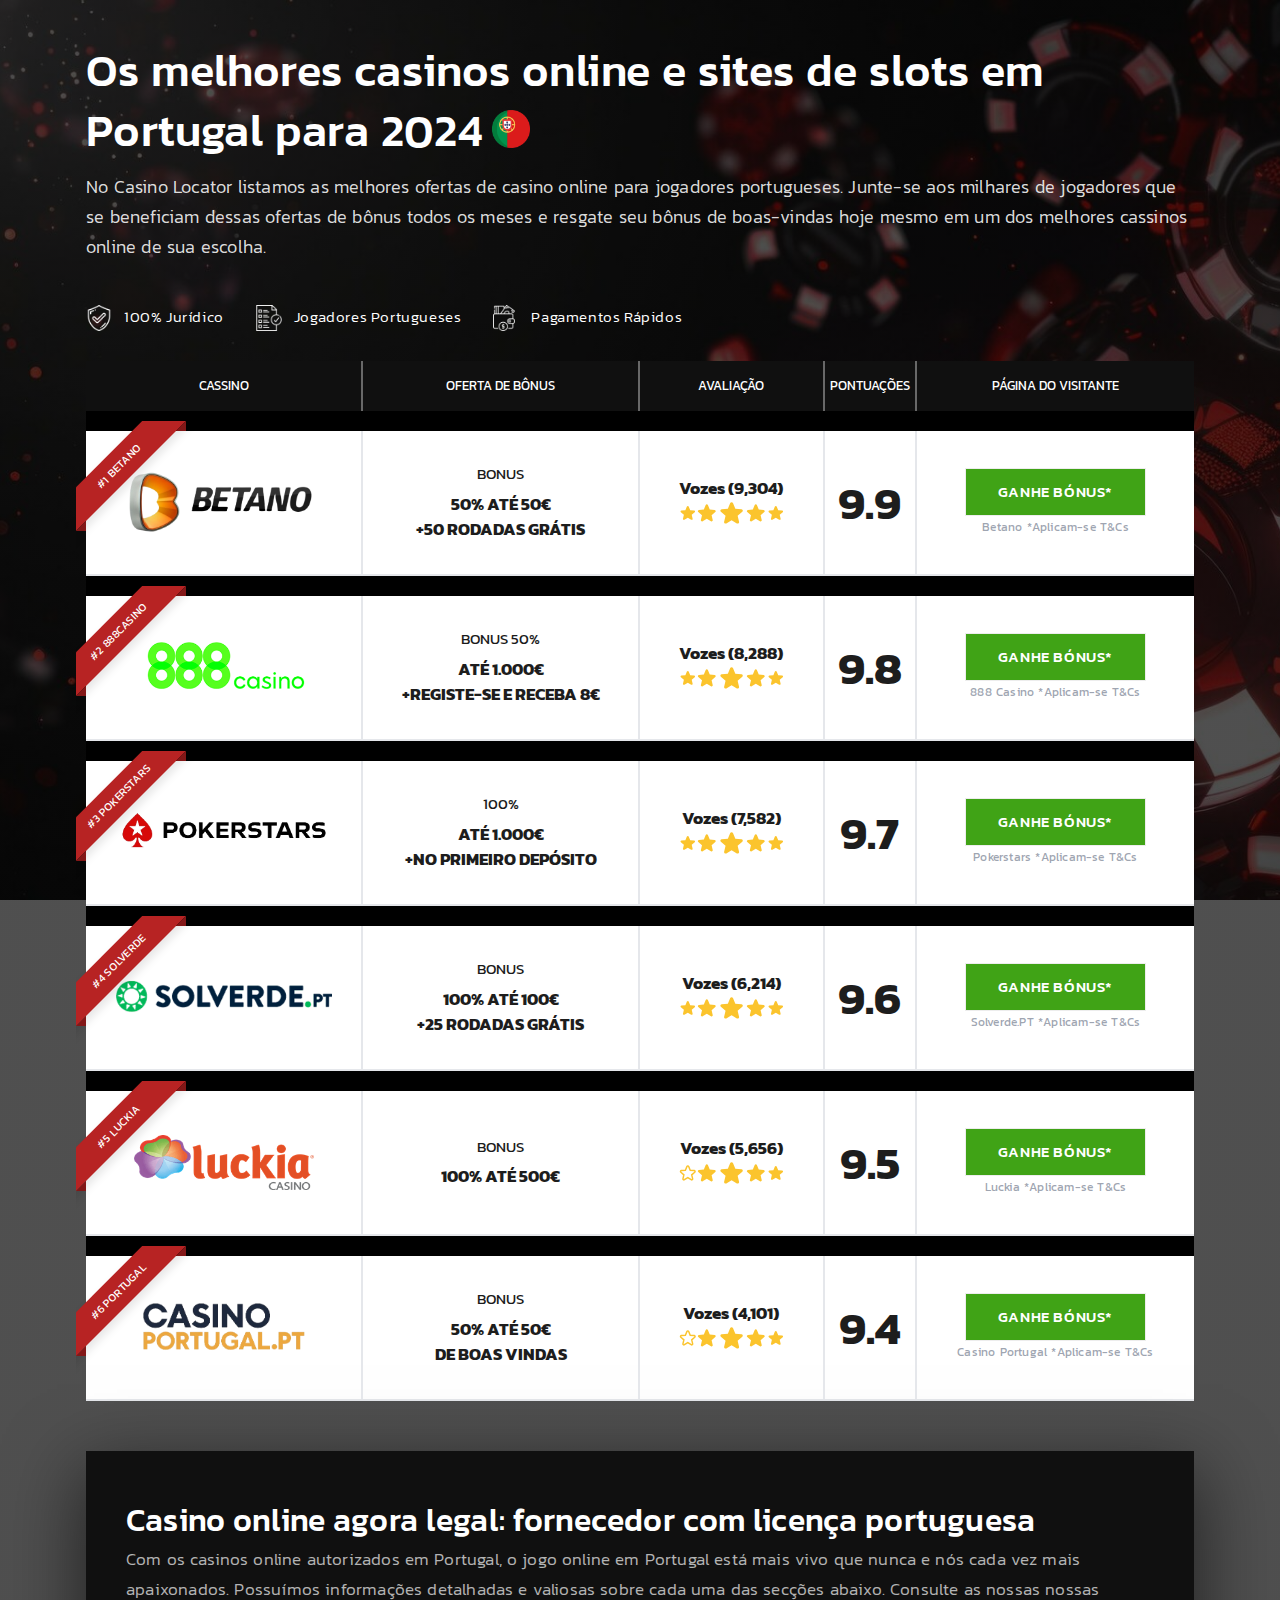
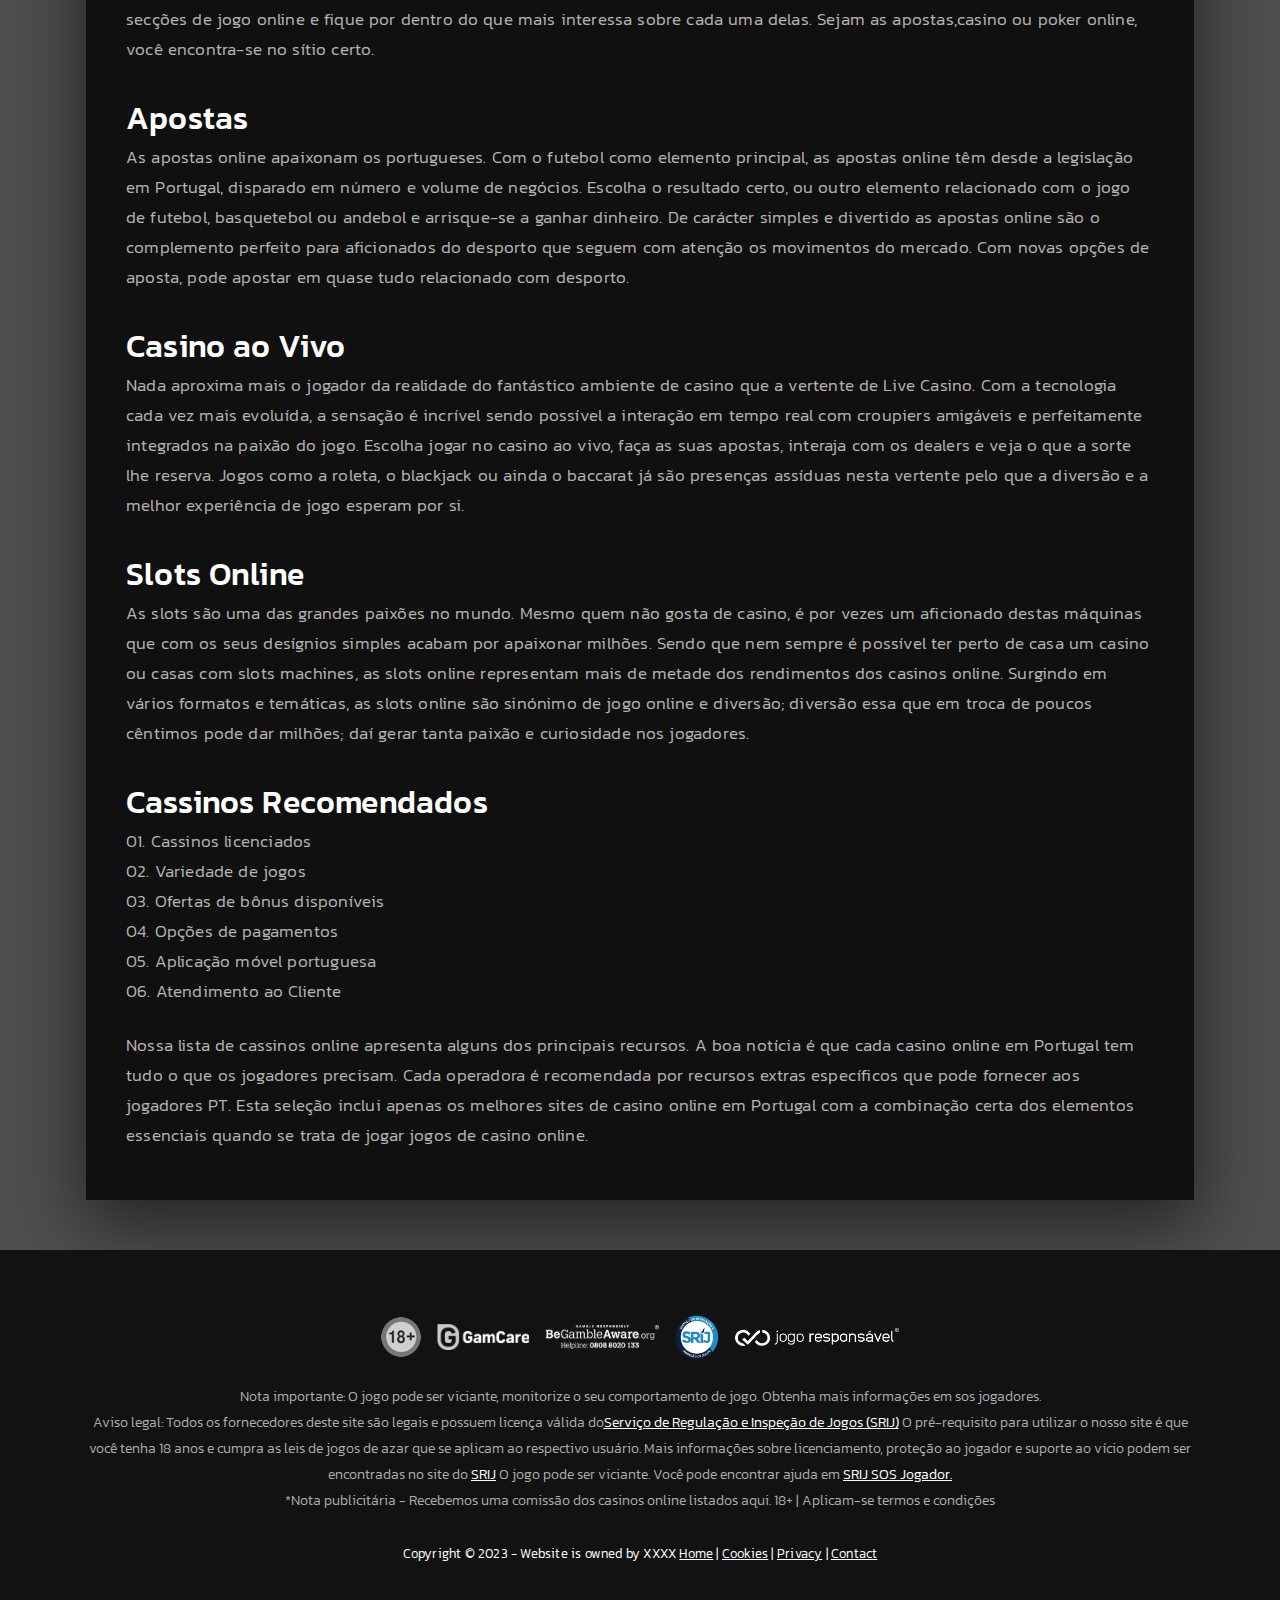
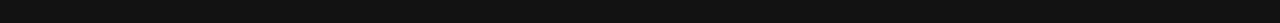
<file: index.html>
<!DOCTYPE html>
<html lang="en">

    <head>
        <meta charset="utf-8">
		<meta http-equiv="X-UA-Compatible" content="IE=edge">
		<meta name="viewport" content="width=device-width, initial-scale=1">
		<meta name="description" content="Os melhores casinos online e sites de slots em Portugal para 2024. No Casino Locator listamos as melhores ofertas de casino online para jogadores portugueses. Junte-se aos milhares de jogadores que se beneficiam dessas ofertas de bônus todos os meses e resgate seu bônus de boas-vindas hoje mesmo em um dos melhores cassinos online de sua escolha.">
		<meta name="keywords" content="Best France Casino, France's Top Casinos, France Casino booking, France's Casino, Booking France Premier Casino">


        <!-- ============= Title ====================== -->
        <title>Os Melhores Casinos Online de Portugal 2024</title>
        <link rel="shortcut icon" href="images/fav-icon.png" type="image/x-icon">

        <!-- ============= Custom Link ================ -->
        <link rel="stylesheet" href="css/style.css">

        <!-- =============== Google Fonts =================== -->
        <link rel="preconnect" href="https://fonts.googleapis.com">
        <link rel="preconnect" href="https://fonts.gstatic.com" crossorigin>
        <link href="https://fonts.googleapis.com/css2?family=Kanit:ital,wght@0,100;0,200;0,300;0,400;0,500;0,600;0,700;0,800;0,900;1,100;1,200;1,300;1,400;1,500;1,600;1,700;1,800;1,900&display=swap" rel="stylesheet">
    </head>

    <body class="bg">
        <main>
            <div class="md:container">
            
                <!-- ================== Header Top Start ================= -->
                <div class="header-content">
                    <div class="header-flex">
                        <h1 class="header-content-h1 header-top-5">
                            Os melhores casinos online e sites de slots em Portugal para 2024
                        </h1>
                        <img src="images/flag.png" class="header-logo">
                    </div>

                    <p class="mt-3 header-content-p">
                        No Casino Locator listamos as melhores ofertas de casino online para jogadores portugueses. Junte-se aos milhares de jogadores que se beneficiam dessas ofertas de bônus todos os meses e resgate seu bônus de boas-vindas hoje mesmo em um dos melhores cassinos online de sua escolha.
                    </p>
                </div>
                <!-- ===================== Header Top End ================ -->
    
    
                <!-- ===================== Trusted Bar Start =============== -->
                <div class="mt-3 flex md:justify-between justify-center items-center">
                    <div class="trust-bar md:flex gap-4">
                        <div class="trust-bar-content">
                                <img src="images/security.png" class="inline">
                            <p class="trust-bar-p ml-2 inline">100% Jurídico</p>
                        </div>
                        <div class="trust-bar-content ml-4">
                                <img src="images/terms.png" class="inline">
                            <p class="trust-bar-p ml-2 inline">Jogadores Portugueses</p>
                        </div>
                        <div class="trust-bar-content ml-4">
                                <img src="images/wallet.png" class="inline">
                            <p class="trust-bar-p ml-2 inline">Pagamentos Rápidos</p>
                        </div>
                    </div>
                    <div class="btn-group">
                    </div>
                </div>
                <!-- ====================== Trusted Bar End ================= -->
    
    
                <!-- ===================== List Bar Start =============== -->
                <div class="my-3 list-bg">
                    <!-- ============ List Bar ========== -->
                    <div class="list-bar grid grid-cols-12 hidden md:grid">
                        <div class="list-border-right col-span-3 flex items-center justify-center">CASSINO</div>
                        <div class="list-border-right col-span-3 flex items-center justify-center">OFERTA DE BÔNUS</div>
                        <div class="list-border-right col-span-2 flex items-center justify-center">AVALIAÇÃO</div>
                        <div class="list-border-right col-span-1 flex items-center justify-center">PONTUAÇÕES</div>
                        <div class="col-span-3 flex items-center justify-center">PÁGINA DO VISITANTE</div>
                    </div>
    
    
                    <!-- ===================== List Item-01(Desktop) ==================== -->
                    <div class="grid-cols-12 h-[150px] bg-white hover:bg-gray-100 border-b-2 hidden md:grid padding-list-none">
                        <!-- === List Logo === -->
                        <a href="https://www.betano.pt/" target="_blank" class="list-logo relative border-r-2 p-4 col-span-3 flex items-center justify-center text-white font-bold">
                            <div class="box">
                                <div class="ribbon ribbon-top-left"><span>#1 Betano</span></div>
                            </div>
                            <div class="list-icon-bg bg-no-repeat bg-center cursor-pointer bg-contain h-full w-full" style="background-image: url('./images/betano.png');  background-size: 90%;"></div>
                        </a>
    
                        <!-- === List Bonus === -->
                        <div class="list-bonus col-span-3 border-r-2 flex flex-col items-center justify-center text-black">
                            <p class="list-bonus-sm">BONUS</p>
                            <p class="list-bonus-lg">50% ATÉ 50€<br>+50 RODADAS GRÁTIS</p>
                        </div>
    
                        <!-- === List Ratings === -->
                        <div class="list-ratings col-span-2 border-r-2 flex flex-col items-center justify-center">
                            <p>Vozes (9,304)</p>
                            <div class="flex justify-center items-center">
                                <svg xmlns="http://www.w3.org/2000/svg" viewBox="0 0 24 24" fill="currentColor" class="w-6 h-6 -mt-1 inline text-primary">
                                    <path fill-rule="evenodd" d="M10.788 3.21c.448-1.077 1.976-1.077 2.424 0l2.082 5.007 5.404.433c1.164.093 1.636 1.545.749 2.305l-4.117 3.527 1.257 5.273c.271 1.136-.964 2.033-1.96 1.425L12 18.354 7.373 21.18c-.996.608-2.231-.29-1.96-1.425l1.257-5.273-4.117-3.527c-.887-.76-.415-2.212.749-2.305l5.404-.433 2.082-5.006z"
                                    clip-rule="evenodd"></path>
                                </svg>
                                <svg xmlns="http://www.w3.org/2000/svg" viewBox="0 0 24 24" fill="currentColor" class="w-7 h-7 -mt-1 inline text-primary">
                                    <path fill-rule="evenodd" d="M10.788 3.21c.448-1.077 1.976-1.077 2.424 0l2.082 5.007 5.404.433c1.164.093 1.636 1.545.749 2.305l-4.117 3.527 1.257 5.273c.271 1.136-.964 2.033-1.96 1.425L12 18.354 7.373 21.18c-.996.608-2.231-.29-1.96-1.425l1.257-5.273-4.117-3.527c-.887-.76-.415-2.212.749-2.305l5.404-.433 2.082-5.006z"
                                    clip-rule="evenodd"></path>
                                </svg>
                                <svg xmlns="http://www.w3.org/2000/svg" viewBox="0 0 24 24" fill="currentColor" class="w-8 h-8 -mt-1 inline text-primary">
                                    <path fill-rule="evenodd" d="M10.788 3.21c.448-1.077 1.976-1.077 2.424 0l2.082 5.007 5.404.433c1.164.093 1.636 1.545.749 2.305l-4.117 3.527 1.257 5.273c.271 1.136-.964 2.033-1.96 1.425L12 18.354 7.373 21.18c-.996.608-2.231-.29-1.96-1.425l1.257-5.273-4.117-3.527c-.887-.76-.415-2.212.749-2.305l5.404-.433 2.082-5.006z"
                                    clip-rule="evenodd"></path>
                                </svg>
                                <svg xmlns="http://www.w3.org/2000/svg" viewBox="0 0 24 24" fill="currentColor" class="w-7 h-7 -mt-1 inline text-primary">
                                    <path fill-rule="evenodd" d="M10.788 3.21c.448-1.077 1.976-1.077 2.424 0l2.082 5.007 5.404.433c1.164.093 1.636 1.545.749 2.305l-4.117 3.527 1.257 5.273c.271 1.136-.964 2.033-1.96 1.425L12 18.354 7.373 21.18c-.996.608-2.231-.29-1.96-1.425l1.257-5.273-4.117-3.527c-.887-.76-.415-2.212.749-2.305l5.404-.433 2.082-5.006z"
                                    clip-rule="evenodd"></path>
                                </svg>
                                <svg xmlns="http://www.w3.org/2000/svg" viewBox="0 0 24 24" fill="currentColor" class="w-6 h-6 -mt-1 inline text-primary">
                                    <path fill-rule="evenodd" d="M10.788 3.21c.448-1.077 1.976-1.077 2.424 0l2.082 5.007 5.404.433c1.164.093 1.636 1.545.749 2.305l-4.117 3.527 1.257 5.273c.271 1.136-.964 2.033-1.96 1.425L12 18.354 7.373 21.18c-.996.608-2.231-.29-1.96-1.425l1.257-5.273-4.117-3.527c-.887-.76-.415-2.212.749-2.305l5.404-.433 2.082-5.006z"
                                    clip-rule="evenodd"></path>
                                </svg>
                            </div>
                        </div>
    
                        <!-- === List Score === -->
                        <div class="list-score col-span-1 border-r-2 flex items-center justify-center">
                            <p>9.9</p>
                        </div>
    
                        <!-- === List Button === -->
                        <div class="list-button col-span-3 flex flex-col items-center justify-center">
                            <a href="https://www.betano.pt/" target="_blank" class="list-btn-bonus btn">Ganhe Bónus*</a>
                            <a
                            href="https://www.betano.pt/" target="_blank" class="list-btn-a">Betano *Aplicam-se T&amp;Cs</a>
                        </div>
                    </div>
                    <!-- ===================== List Item-01(Mobile) ==================== -->
                    <div class="list-mobile-bg grid grid-cols-2 md:hidden min-h-[215px] min-w-full">
                        <!-- === List Logo === -->
                        <a href="https://www.betano.pt/" target="_blank" class="relative bg-gray-100 border-b-2 flex items-end justify-center text-white font-bold bg-no-repeat cursor-pointer"
                        style="background-image: url('./images/betano.png'); background-size: 90%; background-position: 50% 35%;">
                            <div class="box">
                                <div class="ribbon ribbon-top-left"><span>#1 Betano</span></div>
                            </div>

                            <div class="grid grid-cols-2">
                                <!-- === List Rating === -->
                                <div class="list-rating-sm block text-center ml-1">
                                    <div class="list-rating-icon-sm flex justify-center items-center">
                                        <svg xmlns="http://www.w3.org/2000/svg" viewBox="0 0 24 24" fill="currentColor" class="w-6 h-6 -mt-1 inline text-primary">
                                            <path fill-rule="evenodd" d="M10.788 3.21c.448-1.077 1.976-1.077 2.424 0l2.082 5.007 5.404.433c1.164.093 1.636 1.545.749 2.305l-4.117 3.527 1.257 5.273c.271 1.136-.964 2.033-1.96 1.425L12 18.354 7.373 21.18c-.996.608-2.231-.29-1.96-1.425l1.257-5.273-4.117-3.527c-.887-.76-.415-2.212.749-2.305l5.404-.433 2.082-5.006z"
                                            clip-rule="evenodd"></path>
                                        </svg>
                                        <svg xmlns="http://www.w3.org/2000/svg" viewBox="0 0 24 24" fill="currentColor" class="w-7 h-7 -mt-1 inline text-primary">
                                            <path fill-rule="evenodd" d="M10.788 3.21c.448-1.077 1.976-1.077 2.424 0l2.082 5.007 5.404.433c1.164.093 1.636 1.545.749 2.305l-4.117 3.527 1.257 5.273c.271 1.136-.964 2.033-1.96 1.425L12 18.354 7.373 21.18c-.996.608-2.231-.29-1.96-1.425l1.257-5.273-4.117-3.527c-.887-.76-.415-2.212.749-2.305l5.404-.433 2.082-5.006z"
                                            clip-rule="evenodd"></path>
                                        </svg>
                                        <svg xmlns="http://www.w3.org/2000/svg" viewBox="0 0 24 24" fill="currentColor" class="w-8 h-8 -mt-1 inline text-primary">
                                            <path fill-rule="evenodd" d="M10.788 3.21c.448-1.077 1.976-1.077 2.424 0l2.082 5.007 5.404.433c1.164.093 1.636 1.545.749 2.305l-4.117 3.527 1.257 5.273c.271 1.136-.964 2.033-1.96 1.425L12 18.354 7.373 21.18c-.996.608-2.231-.29-1.96-1.425l1.257-5.273-4.117-3.527c-.887-.76-.415-2.212.749-2.305l5.404-.433 2.082-5.006z"
                                            clip-rule="evenodd"></path>
                                        </svg>
                                        <svg xmlns="http://www.w3.org/2000/svg" viewBox="0 0 24 24" fill="currentColor" class="w-7 h-7 -mt-1 inline text-primary">
                                            <path fill-rule="evenodd" d="M10.788 3.21c.448-1.077 1.976-1.077 2.424 0l2.082 5.007 5.404.433c1.164.093 1.636 1.545.749 2.305l-4.117 3.527 1.257 5.273c.271 1.136-.964 2.033-1.96 1.425L12 18.354 7.373 21.18c-.996.608-2.231-.29-1.96-1.425l1.257-5.273-4.117-3.527c-.887-.76-.415-2.212.749-2.305l5.404-.433 2.082-5.006z"
                                            clip-rule="evenodd"></path>
                                        </svg>
                                        <svg xmlns="http://www.w3.org/2000/svg" viewBox="0 0 24 24" fill="currentColor" class="w-6 h-6 -mt-1 inline text-primary">
                                            <path fill-rule="evenodd" d="M10.788 3.21c.448-1.077 1.976-1.077 2.424 0l2.082 5.007 5.404.433c1.164.093 1.636 1.545.749 2.305l-4.117 3.527 1.257 5.273c.271 1.136-.964 2.033-1.96 1.425L12 18.354 7.373 21.18c-.996.608-2.231-.29-1.96-1.425l1.257-5.273-4.117-3.527c-.887-.76-.415-2.212.749-2.305l5.404-.433 2.082-5.006z"
                                            clip-rule="evenodd"></path>
                                        </svg>
                                    </div>
                                    <p class="list-rating-p-sm">Vozes (9,304) </p>
                                </div>

                                <!-- ==== Score ==== -->
                                <div class="list-score-sm">
                                    <p class="list-no-sm">9.9</p>
                                    <p class="list-no-p">Pontuações</p>
                                </div>
                            </div>
                        </a>

                        <!-- ==== List bonus & Button === -->
                        <div class="list-bonus-p-sm bg-white border-b-2 flex flex-col items-center justify-center text-black">
                            <p class="list-bonus-sm">BONUS</p>
                            <p class="list-bonus-lg">50% ATÉ 50€<br>+50 RODADAS GRÁTIS</p>
                            <a href="https://www.betano.pt/" target="_blank" class="list-btn-bonus btn">Ganhe Bónus*</a>
                        </div>
                    </div>
    
    
    
                    <!-- ===================== List Item-02(Desktop) ==================== -->
                    <div class="grid-cols-12 h-[150px] bg-white hover:bg-gray-100 border-b-2 hidden md:grid padding-list-none">
                        <!-- === List Logo === -->
                        <a href="https://casino.888.pt/" target="_blank" class="list-logo relative border-r-2 p-4 col-span-3 flex items-center justify-center text-white font-bold">
                            <div class="box">
                                <div class="ribbon ribbon-top-left"><span>#2 888casino</span></div>
                            </div>
                            <div class="list-icon-bg bg-no-repeat bg-center cursor-pointer bg-contain h-full w-full" style="background-image: url('./images/888casino.png'); background-size: 68%;"></div>
                        </a>
    
                        <!-- === List Bonus === -->
                        <div class="list-bonus col-span-3 border-r-2 flex flex-col items-center justify-center text-black">
                            <p class="list-bonus-sm">BONUS 50%</p>
                            <p class="list-bonus-lg"> ATÉ 1.000€ <br> +REGISTE-SE E RECEBA 8€</p>
                        </div>
    
                        <!-- === List Ratings === -->
                        <div class="list-ratings col-span-2 border-r-2 flex flex-col items-center justify-center">
                            <p>Vozes (8,288)</p>
                            <div class="flex justify-center items-center">
                                <svg xmlns="http://www.w3.org/2000/svg" viewBox="0 0 24 24" fill="currentColor" class="w-6 h-6 -mt-1 inline text-primary">
                                    <path fill-rule="evenodd" d="M10.788 3.21c.448-1.077 1.976-1.077 2.424 0l2.082 5.007 5.404.433c1.164.093 1.636 1.545.749 2.305l-4.117 3.527 1.257 5.273c.271 1.136-.964 2.033-1.96 1.425L12 18.354 7.373 21.18c-.996.608-2.231-.29-1.96-1.425l1.257-5.273-4.117-3.527c-.887-.76-.415-2.212.749-2.305l5.404-.433 2.082-5.006z"
                                    clip-rule="evenodd"></path>
                                </svg>
                                <svg xmlns="http://www.w3.org/2000/svg" viewBox="0 0 24 24" fill="currentColor" class="w-7 h-7 -mt-1 inline text-primary">
                                    <path fill-rule="evenodd" d="M10.788 3.21c.448-1.077 1.976-1.077 2.424 0l2.082 5.007 5.404.433c1.164.093 1.636 1.545.749 2.305l-4.117 3.527 1.257 5.273c.271 1.136-.964 2.033-1.96 1.425L12 18.354 7.373 21.18c-.996.608-2.231-.29-1.96-1.425l1.257-5.273-4.117-3.527c-.887-.76-.415-2.212.749-2.305l5.404-.433 2.082-5.006z"
                                    clip-rule="evenodd"></path>
                                </svg>
                                <svg xmlns="http://www.w3.org/2000/svg" viewBox="0 0 24 24" fill="currentColor" class="w-8 h-8 -mt-1 inline text-primary">
                                    <path fill-rule="evenodd" d="M10.788 3.21c.448-1.077 1.976-1.077 2.424 0l2.082 5.007 5.404.433c1.164.093 1.636 1.545.749 2.305l-4.117 3.527 1.257 5.273c.271 1.136-.964 2.033-1.96 1.425L12 18.354 7.373 21.18c-.996.608-2.231-.29-1.96-1.425l1.257-5.273-4.117-3.527c-.887-.76-.415-2.212.749-2.305l5.404-.433 2.082-5.006z"
                                    clip-rule="evenodd"></path>
                                </svg>
                                <svg xmlns="http://www.w3.org/2000/svg" viewBox="0 0 24 24" fill="currentColor" class="w-7 h-7 -mt-1 inline text-primary">
                                    <path fill-rule="evenodd" d="M10.788 3.21c.448-1.077 1.976-1.077 2.424 0l2.082 5.007 5.404.433c1.164.093 1.636 1.545.749 2.305l-4.117 3.527 1.257 5.273c.271 1.136-.964 2.033-1.96 1.425L12 18.354 7.373 21.18c-.996.608-2.231-.29-1.96-1.425l1.257-5.273-4.117-3.527c-.887-.76-.415-2.212.749-2.305l5.404-.433 2.082-5.006z"
                                    clip-rule="evenodd"></path>
                                </svg>
                                <svg xmlns="http://www.w3.org/2000/svg" viewBox="0 0 24 24" fill="currentColor" class="w-6 h-6 -mt-1 inline text-primary">
                                    <path fill-rule="evenodd" d="M10.788 3.21c.448-1.077 1.976-1.077 2.424 0l2.082 5.007 5.404.433c1.164.093 1.636 1.545.749 2.305l-4.117 3.527 1.257 5.273c.271 1.136-.964 2.033-1.96 1.425L12 18.354 7.373 21.18c-.996.608-2.231-.29-1.96-1.425l1.257-5.273-4.117-3.527c-.887-.76-.415-2.212.749-2.305l5.404-.433 2.082-5.006z"
                                    clip-rule="evenodd"></path>
                                </svg>
                            </div>
                        </div>
    
                        <!-- === List Score === -->
                        <div class="list-score col-span-1 border-r-2 flex items-center justify-center">
                            <p>9.8</p>
                        </div>
    
                        <!-- === List Button === -->
                        <div class="list-button col-span-3 flex flex-col items-center justify-center">
                            <a href="https://casino.888.pt/" target="_blank" class="list-btn-bonus btn">Ganhe Bónus*</a>
                            <a
                            href="https://casino.888.pt/" target="_blank" class="list-btn-a">888 Casino *Aplicam-se T&amp;Cs</a>
                        </div>
                    </div>
                    <!-- ===================== List Item-02(Mobile) ==================== -->
                    <div class="list-mobile-bg grid grid-cols-2 md:hidden min-h-[215px] min-w-full">
                        <!-- === List Logo === -->
                        <a href="https://casino.888.pt/"  target="_blank" class="relative bg-gray-100 border-b-2 flex items-end justify-center text-white font-bold bg-no-repeat cursor-pointer"
                        style="background-image: url('./images/888casino.png'); background-size: 68%; background-position: 50% 35%;">
                            <div class="box">
                                <div class="ribbon ribbon-top-left"><span>#2 888casino</span></div>
                            </div>

                            <div class="grid grid-cols-2">
                                <!-- === List Rating === -->
                                <div class="list-rating-sm block text-center ml-1">
                                    <div class="list-rating-icon-sm flex justify-center items-center">
                                        <svg xmlns="http://www.w3.org/2000/svg" viewBox="0 0 24 24" fill="currentColor" class="w-6 h-6 -mt-1 inline text-primary">
                                            <path fill-rule="evenodd" d="M10.788 3.21c.448-1.077 1.976-1.077 2.424 0l2.082 5.007 5.404.433c1.164.093 1.636 1.545.749 2.305l-4.117 3.527 1.257 5.273c.271 1.136-.964 2.033-1.96 1.425L12 18.354 7.373 21.18c-.996.608-2.231-.29-1.96-1.425l1.257-5.273-4.117-3.527c-.887-.76-.415-2.212.749-2.305l5.404-.433 2.082-5.006z"
                                            clip-rule="evenodd"></path>
                                        </svg>
                                        <svg xmlns="http://www.w3.org/2000/svg" viewBox="0 0 24 24" fill="currentColor" class="w-7 h-7 -mt-1 inline text-primary">
                                            <path fill-rule="evenodd" d="M10.788 3.21c.448-1.077 1.976-1.077 2.424 0l2.082 5.007 5.404.433c1.164.093 1.636 1.545.749 2.305l-4.117 3.527 1.257 5.273c.271 1.136-.964 2.033-1.96 1.425L12 18.354 7.373 21.18c-.996.608-2.231-.29-1.96-1.425l1.257-5.273-4.117-3.527c-.887-.76-.415-2.212.749-2.305l5.404-.433 2.082-5.006z"
                                            clip-rule="evenodd"></path>
                                        </svg>
                                        <svg xmlns="http://www.w3.org/2000/svg" viewBox="0 0 24 24" fill="currentColor" class="w-8 h-8 -mt-1 inline text-primary">
                                            <path fill-rule="evenodd" d="M10.788 3.21c.448-1.077 1.976-1.077 2.424 0l2.082 5.007 5.404.433c1.164.093 1.636 1.545.749 2.305l-4.117 3.527 1.257 5.273c.271 1.136-.964 2.033-1.96 1.425L12 18.354 7.373 21.18c-.996.608-2.231-.29-1.96-1.425l1.257-5.273-4.117-3.527c-.887-.76-.415-2.212.749-2.305l5.404-.433 2.082-5.006z"
                                            clip-rule="evenodd"></path>
                                        </svg>
                                        <svg xmlns="http://www.w3.org/2000/svg" viewBox="0 0 24 24" fill="currentColor" class="w-7 h-7 -mt-1 inline text-primary">
                                            <path fill-rule="evenodd" d="M10.788 3.21c.448-1.077 1.976-1.077 2.424 0l2.082 5.007 5.404.433c1.164.093 1.636 1.545.749 2.305l-4.117 3.527 1.257 5.273c.271 1.136-.964 2.033-1.96 1.425L12 18.354 7.373 21.18c-.996.608-2.231-.29-1.96-1.425l1.257-5.273-4.117-3.527c-.887-.76-.415-2.212.749-2.305l5.404-.433 2.082-5.006z"
                                            clip-rule="evenodd"></path>
                                        </svg>
                                        <svg xmlns="http://www.w3.org/2000/svg" viewBox="0 0 24 24" fill="currentColor" class="w-6 h-6 -mt-1 inline text-primary">
                                            <path fill-rule="evenodd" d="M10.788 3.21c.448-1.077 1.976-1.077 2.424 0l2.082 5.007 5.404.433c1.164.093 1.636 1.545.749 2.305l-4.117 3.527 1.257 5.273c.271 1.136-.964 2.033-1.96 1.425L12 18.354 7.373 21.18c-.996.608-2.231-.29-1.96-1.425l1.257-5.273-4.117-3.527c-.887-.76-.415-2.212.749-2.305l5.404-.433 2.082-5.006z"
                                            clip-rule="evenodd"></path>
                                        </svg>
                                    </div>
                                    <p class="list-rating-p-sm">Vozes (8,288) </p>
                                </div>

                                <!-- ==== Score ==== -->
                                <div class="list-score-sm">
                                    <p class="list-no-sm">9.8</p>
                                    <p class="list-no-p">Pontuações</p>
                                </div>
                            </div>
                        </a>

                        <!-- ==== List bonus & Button === -->
                        <div class="list-bonus-p-sm bg-white border-b-2 flex flex-col items-center justify-center text-black">
                            <p class="list-bonus-sm">BONUS 50%</p>
                            <p class="list-bonus-lg"> ATÉ 1.000€ <br> +REGISTE-SE E RECEBA 8€</p>
                            <a href="https://casino.888.pt/" target="_blank" class="list-btn-bonus btn">Ganhe Bónus*</a>
                        </div>
                    </div>
    
    
    
                    <!-- ===================== List Item-03(Desktop) ==================== -->
                    <div class="grid-cols-12 h-[150px] bg-white hover:bg-gray-100 border-b-2 hidden md:grid padding-list-none">
                        <!-- === List Logo === -->
                        <a href="https://eur.pokerstars.com/" target="_blank" class="list-logo relative border-r-2 p-4 col-span-3 flex items-center justify-center text-white font-bold">
                            <div class="box">
                                <div class="ribbon ribbon-top-left"><span>#3 Pokerstars</span></div>
                            </div>
                            <div class="list-icon-bg bg-no-repeat bg-center cursor-pointer bg-contain h-full w-full" style="background-image: url('./images/pokerstars.png'); background-size: 94%;"></div>
                        </a>
    
                        <!-- === List Bonus === -->
                        <div class="list-bonus col-span-3 border-r-2 flex flex-col items-center justify-center text-black">
                            <p class="list-bonus-sm">100%</p>
                            <p class="list-bonus-lg">ATÉ 1.000€ <br>+NO PRIMEIRO DEPÓSITO</p>
                        </div>
    
                        <!-- === List Ratings === -->
                        <div class="list-ratings col-span-2 border-r-2 flex flex-col items-center justify-center">
                            <p>Vozes (7,582)</p>
                            <div class="flex justify-center items-center">
                                <svg xmlns="http://www.w3.org/2000/svg" viewBox="0 0 24 24" fill="currentColor" class="w-6 h-6 -mt-1 inline text-primary">
                                    <path fill-rule="evenodd" d="M10.788 3.21c.448-1.077 1.976-1.077 2.424 0l2.082 5.007 5.404.433c1.164.093 1.636 1.545.749 2.305l-4.117 3.527 1.257 5.273c.271 1.136-.964 2.033-1.96 1.425L12 18.354 7.373 21.18c-.996.608-2.231-.29-1.96-1.425l1.257-5.273-4.117-3.527c-.887-.76-.415-2.212.749-2.305l5.404-.433 2.082-5.006z"
                                    clip-rule="evenodd"></path>
                                </svg>
                                <svg xmlns="http://www.w3.org/2000/svg" viewBox="0 0 24 24" fill="currentColor" class="w-7 h-7 -mt-1 inline text-primary">
                                    <path fill-rule="evenodd" d="M10.788 3.21c.448-1.077 1.976-1.077 2.424 0l2.082 5.007 5.404.433c1.164.093 1.636 1.545.749 2.305l-4.117 3.527 1.257 5.273c.271 1.136-.964 2.033-1.96 1.425L12 18.354 7.373 21.18c-.996.608-2.231-.29-1.96-1.425l1.257-5.273-4.117-3.527c-.887-.76-.415-2.212.749-2.305l5.404-.433 2.082-5.006z"
                                    clip-rule="evenodd"></path>
                                </svg>
                                <svg xmlns="http://www.w3.org/2000/svg" viewBox="0 0 24 24" fill="currentColor" class="w-8 h-8 -mt-1 inline text-primary">
                                    <path fill-rule="evenodd" d="M10.788 3.21c.448-1.077 1.976-1.077 2.424 0l2.082 5.007 5.404.433c1.164.093 1.636 1.545.749 2.305l-4.117 3.527 1.257 5.273c.271 1.136-.964 2.033-1.96 1.425L12 18.354 7.373 21.18c-.996.608-2.231-.29-1.96-1.425l1.257-5.273-4.117-3.527c-.887-.76-.415-2.212.749-2.305l5.404-.433 2.082-5.006z"
                                    clip-rule="evenodd"></path>
                                </svg>
                                <svg xmlns="http://www.w3.org/2000/svg" viewBox="0 0 24 24" fill="currentColor" class="w-7 h-7 -mt-1 inline text-primary">
                                    <path fill-rule="evenodd" d="M10.788 3.21c.448-1.077 1.976-1.077 2.424 0l2.082 5.007 5.404.433c1.164.093 1.636 1.545.749 2.305l-4.117 3.527 1.257 5.273c.271 1.136-.964 2.033-1.96 1.425L12 18.354 7.373 21.18c-.996.608-2.231-.29-1.96-1.425l1.257-5.273-4.117-3.527c-.887-.76-.415-2.212.749-2.305l5.404-.433 2.082-5.006z"
                                    clip-rule="evenodd"></path>
                                </svg>
                                <svg xmlns="http://www.w3.org/2000/svg" viewBox="0 0 24 24" fill="currentColor" class="w-6 h-6 -mt-1 inline text-primary">
                                    <path fill-rule="evenodd" d="M10.788 3.21c.448-1.077 1.976-1.077 2.424 0l2.082 5.007 5.404.433c1.164.093 1.636 1.545.749 2.305l-4.117 3.527 1.257 5.273c.271 1.136-.964 2.033-1.96 1.425L12 18.354 7.373 21.18c-.996.608-2.231-.29-1.96-1.425l1.257-5.273-4.117-3.527c-.887-.76-.415-2.212.749-2.305l5.404-.433 2.082-5.006z"
                                    clip-rule="evenodd"></path>
                                </svg>
                            </div>
                        </div>
    
                        <!-- === List Score === -->
                        <div class="list-score col-span-1 border-r-2 flex items-center justify-center">
                            <p>9.7</p>
                        </div>
    
                        <!-- === List Button === -->
                        <div class="list-button col-span-3 flex flex-col items-center justify-center">
                            <a href="https://eur.pokerstars.com/" target="_blank" class="list-btn-bonus btn">Ganhe Bónus*</a>
                            <a
                            href="https://eur.pokerstars.com/" target="_blank" class="list-btn-a">Pokerstars *Aplicam-se T&amp;Cs</a>
                        </div>
                    </div>
                    <!-- ===================== List Item-03(Mobile) ==================== -->
                    <div class="list-mobile-bg grid grid-cols-2 md:hidden min-h-[215px] min-w-full">
                        <!-- === List Logo === -->
                        <a href="https://eur.pokerstars.com/" target="_blank" class="relative bg-gray-100 border-b-2 flex items-end justify-center text-white font-bold bg-no-repeat cursor-pointer"
                        style="background-image: url('./images/pokerstars.png'); background-size: 85%; background-position: 50% 35%;">
                            <div class="box">
                                <div class="ribbon ribbon-top-left"><span>#3 Pokerstars</span></div>
                            </div>

                            <div class="grid grid-cols-2">
                                <!-- === List Rating === -->
                                <div class="list-rating-sm block text-center ml-1">
                                    <div class="list-rating-icon-sm flex justify-center items-center">
                                        <svg xmlns="http://www.w3.org/2000/svg" viewBox="0 0 24 24" fill="currentColor" class="w-6 h-6 -mt-1 inline text-primary">
                                            <path fill-rule="evenodd" d="M10.788 3.21c.448-1.077 1.976-1.077 2.424 0l2.082 5.007 5.404.433c1.164.093 1.636 1.545.749 2.305l-4.117 3.527 1.257 5.273c.271 1.136-.964 2.033-1.96 1.425L12 18.354 7.373 21.18c-.996.608-2.231-.29-1.96-1.425l1.257-5.273-4.117-3.527c-.887-.76-.415-2.212.749-2.305l5.404-.433 2.082-5.006z"
                                            clip-rule="evenodd"></path>
                                        </svg>
                                        <svg xmlns="http://www.w3.org/2000/svg" viewBox="0 0 24 24" fill="currentColor" class="w-7 h-7 -mt-1 inline text-primary">
                                            <path fill-rule="evenodd" d="M10.788 3.21c.448-1.077 1.976-1.077 2.424 0l2.082 5.007 5.404.433c1.164.093 1.636 1.545.749 2.305l-4.117 3.527 1.257 5.273c.271 1.136-.964 2.033-1.96 1.425L12 18.354 7.373 21.18c-.996.608-2.231-.29-1.96-1.425l1.257-5.273-4.117-3.527c-.887-.76-.415-2.212.749-2.305l5.404-.433 2.082-5.006z"
                                            clip-rule="evenodd"></path>
                                        </svg>
                                        <svg xmlns="http://www.w3.org/2000/svg" viewBox="0 0 24 24" fill="currentColor" class="w-8 h-8 -mt-1 inline text-primary">
                                            <path fill-rule="evenodd" d="M10.788 3.21c.448-1.077 1.976-1.077 2.424 0l2.082 5.007 5.404.433c1.164.093 1.636 1.545.749 2.305l-4.117 3.527 1.257 5.273c.271 1.136-.964 2.033-1.96 1.425L12 18.354 7.373 21.18c-.996.608-2.231-.29-1.96-1.425l1.257-5.273-4.117-3.527c-.887-.76-.415-2.212.749-2.305l5.404-.433 2.082-5.006z"
                                            clip-rule="evenodd"></path>
                                        </svg>
                                        <svg xmlns="http://www.w3.org/2000/svg" viewBox="0 0 24 24" fill="currentColor" class="w-7 h-7 -mt-1 inline text-primary">
                                            <path fill-rule="evenodd" d="M10.788 3.21c.448-1.077 1.976-1.077 2.424 0l2.082 5.007 5.404.433c1.164.093 1.636 1.545.749 2.305l-4.117 3.527 1.257 5.273c.271 1.136-.964 2.033-1.96 1.425L12 18.354 7.373 21.18c-.996.608-2.231-.29-1.96-1.425l1.257-5.273-4.117-3.527c-.887-.76-.415-2.212.749-2.305l5.404-.433 2.082-5.006z"
                                            clip-rule="evenodd"></path>
                                        </svg>
                                        <svg xmlns="http://www.w3.org/2000/svg" viewBox="0 0 24 24" fill="currentColor" class="w-6 h-6 -mt-1 inline text-primary">
                                            <path fill-rule="evenodd" d="M10.788 3.21c.448-1.077 1.976-1.077 2.424 0l2.082 5.007 5.404.433c1.164.093 1.636 1.545.749 2.305l-4.117 3.527 1.257 5.273c.271 1.136-.964 2.033-1.96 1.425L12 18.354 7.373 21.18c-.996.608-2.231-.29-1.96-1.425l1.257-5.273-4.117-3.527c-.887-.76-.415-2.212.749-2.305l5.404-.433 2.082-5.006z"
                                            clip-rule="evenodd"></path>
                                        </svg>
                                    </div>
                                    <p class="list-rating-p-sm">Vozes (7,582) </p>
                                </div>

                                <!-- ==== Score ==== -->
                                <div class="list-score-sm">
                                    <p class="list-no-sm">9.7</p>
                                    <p class="list-no-p">Pontuações</p>
                                </div>
                            </div>
                        </a>

                        <!-- ==== List bonus & Button === -->
                        <div class="list-bonus-p-sm bg-white border-b-2 flex flex-col items-center justify-center text-black">
                            <p class="list-bonus-sm">100%</p>
                            <p class="list-bonus-lg">ATÉ 1.000€ <br>+NO PRIMEIRO DEPÓSITO</p>
                            <a href="https://eur.pokerstars.com/" target="_blank" class="list-btn-bonus btn">Ganhe Bónus*</a>
                        </div>
                    </div>
    
    
    
                    <!-- ===================== List Item-04(Desktop) ==================== -->
                    <div class="grid-cols-12 h-[150px] bg-white hover:bg-gray-100 border-b-2 hidden md:grid padding-list-none">
                        <!-- === List Logo === -->
                        <a href="https://www.solverde.pt/" target="_blank" class="list-logo relative border-r-2 p-4 col-span-3 flex items-center justify-center text-white font-bold">
                            <div class="box">
                                <div class="ribbon ribbon-top-left"><span>#4 Solverde</span></div>
                            </div>
                            <div class="list-icon-bg bg-no-repeat bg-center cursor-pointer bg-contain h-full w-full" style="background-image: url('./images/solverde.png'); background-size: 90%; background-position: 50% 35%;"></div>
                        </a>
    
                        <!-- === List Bonus === -->
                        <div class="list-bonus col-span-3 border-r-2 flex flex-col items-center justify-center text-black">
                            <p class="list-bonus-sm">BONUS</p>
                            <p class="list-bonus-lg">100% ATÉ 100€<br>+25 RODADAS GRÁTIS</p>
                        </div>
    
                        <!-- === List Ratings === -->
                        <div class="list-ratings col-span-2 border-r-2 flex flex-col items-center justify-center">
                            <p>Vozes (6,214)</p>
                            <div class="flex justify-center items-center">
                                <svg xmlns="http://www.w3.org/2000/svg" viewBox="0 0 24 24" fill="currentColor" class="w-6 h-6 -mt-1 inline text-primary">
                                    <path fill-rule="evenodd" d="M10.788 3.21c.448-1.077 1.976-1.077 2.424 0l2.082 5.007 5.404.433c1.164.093 1.636 1.545.749 2.305l-4.117 3.527 1.257 5.273c.271 1.136-.964 2.033-1.96 1.425L12 18.354 7.373 21.18c-.996.608-2.231-.29-1.96-1.425l1.257-5.273-4.117-3.527c-.887-.76-.415-2.212.749-2.305l5.404-.433 2.082-5.006z"
                                    clip-rule="evenodd"></path>
                                </svg>
                                <svg xmlns="http://www.w3.org/2000/svg" viewBox="0 0 24 24" fill="currentColor" class="w-7 h-7 -mt-1 inline text-primary">
                                    <path fill-rule="evenodd" d="M10.788 3.21c.448-1.077 1.976-1.077 2.424 0l2.082 5.007 5.404.433c1.164.093 1.636 1.545.749 2.305l-4.117 3.527 1.257 5.273c.271 1.136-.964 2.033-1.96 1.425L12 18.354 7.373 21.18c-.996.608-2.231-.29-1.96-1.425l1.257-5.273-4.117-3.527c-.887-.76-.415-2.212.749-2.305l5.404-.433 2.082-5.006z"
                                    clip-rule="evenodd"></path>
                                </svg>
                                <svg xmlns="http://www.w3.org/2000/svg" viewBox="0 0 24 24" fill="currentColor" class="w-8 h-8 -mt-1 inline text-primary">
                                    <path fill-rule="evenodd" d="M10.788 3.21c.448-1.077 1.976-1.077 2.424 0l2.082 5.007 5.404.433c1.164.093 1.636 1.545.749 2.305l-4.117 3.527 1.257 5.273c.271 1.136-.964 2.033-1.96 1.425L12 18.354 7.373 21.18c-.996.608-2.231-.29-1.96-1.425l1.257-5.273-4.117-3.527c-.887-.76-.415-2.212.749-2.305l5.404-.433 2.082-5.006z"
                                    clip-rule="evenodd"></path>
                                </svg>
                                <svg xmlns="http://www.w3.org/2000/svg" viewBox="0 0 24 24" fill="currentColor" class="w-7 h-7 -mt-1 inline text-primary">
                                    <path fill-rule="evenodd" d="M10.788 3.21c.448-1.077 1.976-1.077 2.424 0l2.082 5.007 5.404.433c1.164.093 1.636 1.545.749 2.305l-4.117 3.527 1.257 5.273c.271 1.136-.964 2.033-1.96 1.425L12 18.354 7.373 21.18c-.996.608-2.231-.29-1.96-1.425l1.257-5.273-4.117-3.527c-.887-.76-.415-2.212.749-2.305l5.404-.433 2.082-5.006z"
                                    clip-rule="evenodd"></path>
                                </svg>
                                <svg xmlns="http://www.w3.org/2000/svg" viewBox="0 0 24 24" fill="currentColor" class="w-6 h-6 -mt-1 inline text-primary">
                                    <path fill-rule="evenodd" d="M10.788 3.21c.448-1.077 1.976-1.077 2.424 0l2.082 5.007 5.404.433c1.164.093 1.636 1.545.749 2.305l-4.117 3.527 1.257 5.273c.271 1.136-.964 2.033-1.96 1.425L12 18.354 7.373 21.18c-.996.608-2.231-.29-1.96-1.425l1.257-5.273-4.117-3.527c-.887-.76-.415-2.212.749-2.305l5.404-.433 2.082-5.006z"
                                    clip-rule="evenodd"></path>
                                </svg>
                            </div>
                        </div>
    
                        <!-- === List Score === -->
                        <div class="list-score col-span-1 border-r-2 flex items-center justify-center">
                            <p>9.6</p>
                        </div>
    
                        <!-- === List Button === -->
                        <div class="list-button col-span-3 flex flex-col items-center justify-center">
                            <a href="https://www.solverde.pt/" target="_blank" class="list-btn-bonus btn">Ganhe Bónus*</a>
                            <a
                            href="https://www.solverde.pt/" target="_blank" class="list-btn-a">Solverde.PT *Aplicam-se T&amp;Cs</a>
                        </div>
                    </div>
                    <!-- ===================== List Item-04(Mobile) ==================== -->
                    <div class="list-mobile-bg grid grid-cols-2 md:hidden min-h-[215px] min-w-full">
                        <!-- === List Logo === -->
                        <a href="https://www.solverde.pt/" target="_blank" class="relative bg-gray-100 border-b-2 flex items-end justify-center text-white font-bold bg-no-repeat cursor-pointer"
                        style="background-image: url('./images/solverde.png'); background-size: 88%; background-position: 50% 35%;">
                            <div class="box">
                                <div class="ribbon ribbon-top-left"><span>#4 Solverde</span></div>
                            </div>

                            <div class="grid grid-cols-2">
                                <!-- === List Rating === -->
                                <div class="list-rating-sm block text-center ml-1">
                                    <div class="list-rating-icon-sm flex justify-center items-center">
                                        <svg xmlns="http://www.w3.org/2000/svg" viewBox="0 0 24 24" fill="currentColor" class="w-6 h-6 -mt-1 inline text-primary">
                                            <path fill-rule="evenodd" d="M10.788 3.21c.448-1.077 1.976-1.077 2.424 0l2.082 5.007 5.404.433c1.164.093 1.636 1.545.749 2.305l-4.117 3.527 1.257 5.273c.271 1.136-.964 2.033-1.96 1.425L12 18.354 7.373 21.18c-.996.608-2.231-.29-1.96-1.425l1.257-5.273-4.117-3.527c-.887-.76-.415-2.212.749-2.305l5.404-.433 2.082-5.006z"
                                            clip-rule="evenodd"></path>
                                        </svg>
                                        <svg xmlns="http://www.w3.org/2000/svg" viewBox="0 0 24 24" fill="currentColor" class="w-7 h-7 -mt-1 inline text-primary">
                                            <path fill-rule="evenodd" d="M10.788 3.21c.448-1.077 1.976-1.077 2.424 0l2.082 5.007 5.404.433c1.164.093 1.636 1.545.749 2.305l-4.117 3.527 1.257 5.273c.271 1.136-.964 2.033-1.96 1.425L12 18.354 7.373 21.18c-.996.608-2.231-.29-1.96-1.425l1.257-5.273-4.117-3.527c-.887-.76-.415-2.212.749-2.305l5.404-.433 2.082-5.006z"
                                            clip-rule="evenodd"></path>
                                        </svg>
                                        <svg xmlns="http://www.w3.org/2000/svg" viewBox="0 0 24 24" fill="currentColor" class="w-8 h-8 -mt-1 inline text-primary">
                                            <path fill-rule="evenodd" d="M10.788 3.21c.448-1.077 1.976-1.077 2.424 0l2.082 5.007 5.404.433c1.164.093 1.636 1.545.749 2.305l-4.117 3.527 1.257 5.273c.271 1.136-.964 2.033-1.96 1.425L12 18.354 7.373 21.18c-.996.608-2.231-.29-1.96-1.425l1.257-5.273-4.117-3.527c-.887-.76-.415-2.212.749-2.305l5.404-.433 2.082-5.006z"
                                            clip-rule="evenodd"></path>
                                        </svg>
                                        <svg xmlns="http://www.w3.org/2000/svg" viewBox="0 0 24 24" fill="currentColor" class="w-7 h-7 -mt-1 inline text-primary">
                                            <path fill-rule="evenodd" d="M10.788 3.21c.448-1.077 1.976-1.077 2.424 0l2.082 5.007 5.404.433c1.164.093 1.636 1.545.749 2.305l-4.117 3.527 1.257 5.273c.271 1.136-.964 2.033-1.96 1.425L12 18.354 7.373 21.18c-.996.608-2.231-.29-1.96-1.425l1.257-5.273-4.117-3.527c-.887-.76-.415-2.212.749-2.305l5.404-.433 2.082-5.006z"
                                            clip-rule="evenodd"></path>
                                        </svg>
                                        <svg xmlns="http://www.w3.org/2000/svg" viewBox="0 0 24 24" fill="currentColor" class="w-6 h-6 -mt-1 inline text-primary">
                                            <path fill-rule="evenodd" d="M10.788 3.21c.448-1.077 1.976-1.077 2.424 0l2.082 5.007 5.404.433c1.164.093 1.636 1.545.749 2.305l-4.117 3.527 1.257 5.273c.271 1.136-.964 2.033-1.96 1.425L12 18.354 7.373 21.18c-.996.608-2.231-.29-1.96-1.425l1.257-5.273-4.117-3.527c-.887-.76-.415-2.212.749-2.305l5.404-.433 2.082-5.006z"
                                            clip-rule="evenodd"></path>
                                        </svg>
                                    </div>
                                    <p class="list-rating-p-sm">Vozes (6,214) </p>
                                </div>

                                <!-- ==== Score ==== -->
                                <div class="list-score-sm">
                                    <p class="list-no-sm">9.6</p>
                                    <p class="list-no-p">Pontuações</p>
                                </div>
                            </div>
                        </a>

                        <!-- ==== List bonus & Button === -->
                        <div class="list-bonus-p-sm bg-white border-b-2 flex flex-col items-center justify-center text-black">
                            <p class="list-bonus-sm">BONUS</p>
                            <p class="list-bonus-lg">100% ATÉ 100€<br>+25 RODADAS GRÁTIS</p>
                            <a href="https://www.solverde.pt/" target="_blank" class="list-btn-bonus btn">Ganhe Bónus*</a>
                        </div>
                    </div>
    
    
    
                    <!-- ===================== List Item-05(Desktop) ==================== -->
                    <div class="grid-cols-12 h-[150px] bg-white hover:bg-gray-100 border-b-2 hidden md:grid padding-list-none">
                        <!-- === List Logo === -->
                        <a href="https://www.luckia.pt/" target="_blank" class="list-logo relative border-r-2 p-4 col-span-3 flex items-center justify-center text-white font-bold">
                            <div class="box">
                                <div class="ribbon ribbon-top-left"><span>#5 Luckia</span></div>
                            </div>
                            <div class="list-icon-bg bg-no-repeat bg-center cursor-pointer bg-contain h-full w-full" style="background-image: url('./images/luckia.png'); background-size: 75%;"></div>
                        </a>
    
                        <!-- === List Bonus === -->
                        <div class="list-bonus col-span-3 border-r-2 flex flex-col items-center justify-center text-black">
                            <p class="list-bonus-sm">BONUS</p>
                            <p class="list-bonus-lg">100% ATÉ 500€</p>
                        </div>
    
                        <!-- === List Ratings === -->
                        <div class="list-ratings col-span-2 border-r-2 flex flex-col items-center justify-center">
                            <p>Vozes (5,656)</p>
                            <div class="flex justify-center items-center">
                                <svg xmlns="http://www.w3.org/2000/svg" viewBox="0 0 24 24" fill="none" class="w-6 h-6 -mt-1 inline text-primary">
                                    <path stroke="currentColor" stroke-width="2" d="M10.788 3.21c.448-1.077 1.976-1.077 2.424 0l2.082 5.007 5.404.433c1.164.093 1.636 1.545.749 2.305l-4.117 3.527 1.257 5.273c.271 1.136-.964 2.033-1.96 1.425L12 18.354 7.373 21.18c-.996.608-2.231-.29-1.96-1.425l1.257-5.273-4.117-3.527c-.887-.76-.415-2.212.749-2.305l5.404-.433 2.082-5.006z"></path>
                                </svg>
                                <svg xmlns="http://www.w3.org/2000/svg" viewBox="0 0 24 24" fill="currentColor" class="w-7 h-7 -mt-1 inline text-primary">
                                    <path fill-rule="evenodd" d="M10.788 3.21c.448-1.077 1.976-1.077 2.424 0l2.082 5.007 5.404.433c1.164.093 1.636 1.545.749 2.305l-4.117 3.527 1.257 5.273c.271 1.136-.964 2.033-1.96 1.425L12 18.354 7.373 21.18c-.996.608-2.231-.29-1.96-1.425l1.257-5.273-4.117-3.527c-.887-.76-.415-2.212.749-2.305l5.404-.433 2.082-5.006z"
                                    clip-rule="evenodd"></path>
                                </svg>
                                <svg xmlns="http://www.w3.org/2000/svg" viewBox="0 0 24 24" fill="currentColor" class="w-8 h-8 -mt-1 inline text-primary">
                                    <path fill-rule="evenodd" d="M10.788 3.21c.448-1.077 1.976-1.077 2.424 0l2.082 5.007 5.404.433c1.164.093 1.636 1.545.749 2.305l-4.117 3.527 1.257 5.273c.271 1.136-.964 2.033-1.96 1.425L12 18.354 7.373 21.18c-.996.608-2.231-.29-1.96-1.425l1.257-5.273-4.117-3.527c-.887-.76-.415-2.212.749-2.305l5.404-.433 2.082-5.006z"
                                    clip-rule="evenodd"></path>
                                </svg>
                                <svg xmlns="http://www.w3.org/2000/svg" viewBox="0 0 24 24" fill="currentColor" class="w-7 h-7 -mt-1 inline text-primary">
                                    <path fill-rule="evenodd" d="M10.788 3.21c.448-1.077 1.976-1.077 2.424 0l2.082 5.007 5.404.433c1.164.093 1.636 1.545.749 2.305l-4.117 3.527 1.257 5.273c.271 1.136-.964 2.033-1.96 1.425L12 18.354 7.373 21.18c-.996.608-2.231-.29-1.96-1.425l1.257-5.273-4.117-3.527c-.887-.76-.415-2.212.749-2.305l5.404-.433 2.082-5.006z"
                                    clip-rule="evenodd"></path>
                                </svg>
                                <svg xmlns="http://www.w3.org/2000/svg" viewBox="0 0 24 24" fill="currentColor" class="w-6 h-6 -mt-1 inline text-primary">
                                    <path fill-rule="evenodd" d="M10.788 3.21c.448-1.077 1.976-1.077 2.424 0l2.082 5.007 5.404.433c1.164.093 1.636 1.545.749 2.305l-4.117 3.527 1.257 5.273c.271 1.136-.964 2.033-1.96 1.425L12 18.354 7.373 21.18c-.996.608-2.231-.29-1.96-1.425l1.257-5.273-4.117-3.527c-.887-.76-.415-2.212.749-2.305l5.404-.433 2.082-5.006z"
                                    clip-rule="evenodd"></path>
                                </svg>
                            </div>
                        </div>
    
                        <!-- === List Score === -->
                        <div class="list-score col-span-1 border-r-2 flex items-center justify-center">
                            <p>9.5</p>
                        </div>
    
                        <!-- === List Button === -->
                        <div class="list-button col-span-3 flex flex-col items-center justify-center">
                            <a href="https://www.luckia.pt/" target="_blank" class="list-btn-bonus btn">Ganhe Bónus*</a>
                            <a
                            href="https://www.luckia.pt/" target="_blank" class="list-btn-a">Luckia *Aplicam-se T&amp;Cs</a>
                        </div>
                    </div>
                    <!-- ===================== List Item-05(Mobile) ==================== -->
                    <div class="list-mobile-bg grid grid-cols-2 md:hidden min-h-[215px] min-w-full">
                        <!-- === List Logo === -->
                        <a href="https://www.luckia.pt/" target="_blank" class="relative bg-gray-100 border-b-2 flex items-end justify-center text-white font-bold bg-no-repeat cursor-pointer"
                        style="background-image: url('./images/luckia.png'); background-size: 68%; background-position: 50% 35%;">
                            <div class="box">
                                <div class="ribbon ribbon-top-left"><span>#5 Luckia</span></div>
                            </div>

                            <div class="grid grid-cols-2">
                                <!-- === List Rating === -->
                                <div class="list-rating-sm block text-center ml-1">
                                    <div class="list-rating-icon-sm flex justify-center items-center">
                                        <svg xmlns="http://www.w3.org/2000/svg" viewBox="0 0 24 24" fill="none" class="w-6 h-6 -mt-1 inline text-primary">
                                            <path stroke="currentColor" stroke-width="2" d="M10.788 3.21c.448-1.077 1.976-1.077 2.424 0l2.082 5.007 5.404.433c1.164.093 1.636 1.545.749 2.305l-4.117 3.527 1.257 5.273c.271 1.136-.964 2.033-1.96 1.425L12 18.354 7.373 21.18c-.996.608-2.231-.29-1.96-1.425l1.257-5.273-4.117-3.527c-.887-.76-.415-2.212.749-2.305l5.404-.433 2.082-5.006z"></path>
                                        </svg>
                                        <svg xmlns="http://www.w3.org/2000/svg" viewBox="0 0 24 24" fill="currentColor" class="w-7 h-7 -mt-1 inline text-primary">
                                            <path fill-rule="evenodd" d="M10.788 3.21c.448-1.077 1.976-1.077 2.424 0l2.082 5.007 5.404.433c1.164.093 1.636 1.545.749 2.305l-4.117 3.527 1.257 5.273c.271 1.136-.964 2.033-1.96 1.425L12 18.354 7.373 21.18c-.996.608-2.231-.29-1.96-1.425l1.257-5.273-4.117-3.527c-.887-.76-.415-2.212.749-2.305l5.404-.433 2.082-5.006z"
                                            clip-rule="evenodd"></path>
                                        </svg>
                                        <svg xmlns="http://www.w3.org/2000/svg" viewBox="0 0 24 24" fill="currentColor" class="w-8 h-8 -mt-1 inline text-primary">
                                            <path fill-rule="evenodd" d="M10.788 3.21c.448-1.077 1.976-1.077 2.424 0l2.082 5.007 5.404.433c1.164.093 1.636 1.545.749 2.305l-4.117 3.527 1.257 5.273c.271 1.136-.964 2.033-1.96 1.425L12 18.354 7.373 21.18c-.996.608-2.231-.29-1.96-1.425l1.257-5.273-4.117-3.527c-.887-.76-.415-2.212.749-2.305l5.404-.433 2.082-5.006z"
                                            clip-rule="evenodd"></path>
                                        </svg>
                                        <svg xmlns="http://www.w3.org/2000/svg" viewBox="0 0 24 24" fill="currentColor" class="w-7 h-7 -mt-1 inline text-primary">
                                            <path fill-rule="evenodd" d="M10.788 3.21c.448-1.077 1.976-1.077 2.424 0l2.082 5.007 5.404.433c1.164.093 1.636 1.545.749 2.305l-4.117 3.527 1.257 5.273c.271 1.136-.964 2.033-1.96 1.425L12 18.354 7.373 21.18c-.996.608-2.231-.29-1.96-1.425l1.257-5.273-4.117-3.527c-.887-.76-.415-2.212.749-2.305l5.404-.433 2.082-5.006z"
                                            clip-rule="evenodd"></path>
                                        </svg>
                                        <svg xmlns="http://www.w3.org/2000/svg" viewBox="0 0 24 24" fill="currentColor" class="w-6 h-6 -mt-1 inline text-primary">
                                            <path fill-rule="evenodd" d="M10.788 3.21c.448-1.077 1.976-1.077 2.424 0l2.082 5.007 5.404.433c1.164.093 1.636 1.545.749 2.305l-4.117 3.527 1.257 5.273c.271 1.136-.964 2.033-1.96 1.425L12 18.354 7.373 21.18c-.996.608-2.231-.29-1.96-1.425l1.257-5.273-4.117-3.527c-.887-.76-.415-2.212.749-2.305l5.404-.433 2.082-5.006z"
                                            clip-rule="evenodd"></path>
                                        </svg>
                                    </div>
                                    <p class="list-rating-p-sm">Vozes (5,656) </p>
                                </div>

                                <!-- ==== Score ==== -->
                                <div class="list-score-sm">
                                    <p class="list-no-sm">9.5</p>
                                    <p class="list-no-p">Pontuações</p>
                                </div>
                            </div>
                        </a>

                        <!-- ==== List bonus & Button === -->
                        <div class="list-bonus-p-sm bg-white border-b-2 flex flex-col items-center justify-center text-black">
                            <p class="list-bonus-sm">BONUS</p>
                            <p class="list-bonus-lg">100% ATÉ 500€</p>
                            <a href="https://www.luckia.pt/" target="_blank" class="list-btn-bonus btn">Ganhe Bónus*</a>
                        </div>
                    </div>
    
    
    
                    <!-- ===================== List Item-06(Desktop) ==================== -->
                    <div class="grid-cols-12 h-[150px] bg-white hover:bg-gray-100 border-b-2 hidden md:grid padding-list-none">
                        <!-- === List Logo === -->
                        <a href="https://www.casinoportugal.pt/casino" target="_blank" class="list-logo relative border-r-2 p-4 col-span-3 flex items-center justify-center text-white font-bold">
                            <div class="box">
                                <div class="ribbon ribbon-top-left"><span>#6 Portugal</span></div>
                            </div>
                            <div class="list-icon-bg bg-no-repeat bg-center cursor-pointer bg-contain h-full w-full" style="background-image: url('./images/portugal.png'); background-size: 75%;"></div>
                        </a>
    
                        <!-- === List Bonus === -->
                        <div class="list-bonus col-span-3 border-r-2 flex flex-col items-center justify-center text-black">
                            <p class="list-bonus-sm">BONUS</p>
                            <p class="list-bonus-lg">50% ATÉ 50€ <br>DE BOAS VINDAS</p>
                        </div>
    
                        <!-- === List Ratings === -->
                        <div class="list-ratings col-span-2 border-r-2 flex flex-col items-center justify-center">
                            <p>Vozes (4,101)</p>
                            <div class="flex justify-center items-center">
                                <svg xmlns="http://www.w3.org/2000/svg" viewBox="0 0 24 24" fill="none" class="w-6 h-6 -mt-1 inline text-primary">
                                    <path stroke="currentColor" stroke-width="2" d="M10.788 3.21c.448-1.077 1.976-1.077 2.424 0l2.082 5.007 5.404.433c1.164.093 1.636 1.545.749 2.305l-4.117 3.527 1.257 5.273c.271 1.136-.964 2.033-1.96 1.425L12 18.354 7.373 21.18c-.996.608-2.231-.29-1.96-1.425l1.257-5.273-4.117-3.527c-.887-.76-.415-2.212.749-2.305l5.404-.433 2.082-5.006z"></path>
                                </svg>
                                <svg xmlns="http://www.w3.org/2000/svg" viewBox="0 0 24 24" fill="currentColor" class="w-7 h-7 -mt-1 inline text-primary">
                                    <path fill-rule="evenodd" d="M10.788 3.21c.448-1.077 1.976-1.077 2.424 0l2.082 5.007 5.404.433c1.164.093 1.636 1.545.749 2.305l-4.117 3.527 1.257 5.273c.271 1.136-.964 2.033-1.96 1.425L12 18.354 7.373 21.18c-.996.608-2.231-.29-1.96-1.425l1.257-5.273-4.117-3.527c-.887-.76-.415-2.212.749-2.305l5.404-.433 2.082-5.006z"
                                    clip-rule="evenodd"></path>
                                </svg>
                                <svg xmlns="http://www.w3.org/2000/svg" viewBox="0 0 24 24" fill="currentColor" class="w-8 h-8 -mt-1 inline text-primary">
                                    <path fill-rule="evenodd" d="M10.788 3.21c.448-1.077 1.976-1.077 2.424 0l2.082 5.007 5.404.433c1.164.093 1.636 1.545.749 2.305l-4.117 3.527 1.257 5.273c.271 1.136-.964 2.033-1.96 1.425L12 18.354 7.373 21.18c-.996.608-2.231-.29-1.96-1.425l1.257-5.273-4.117-3.527c-.887-.76-.415-2.212.749-2.305l5.404-.433 2.082-5.006z"
                                    clip-rule="evenodd"></path>
                                </svg>
                                <svg xmlns="http://www.w3.org/2000/svg" viewBox="0 0 24 24" fill="currentColor" class="w-7 h-7 -mt-1 inline text-primary">
                                    <path fill-rule="evenodd" d="M10.788 3.21c.448-1.077 1.976-1.077 2.424 0l2.082 5.007 5.404.433c1.164.093 1.636 1.545.749 2.305l-4.117 3.527 1.257 5.273c.271 1.136-.964 2.033-1.96 1.425L12 18.354 7.373 21.18c-.996.608-2.231-.29-1.96-1.425l1.257-5.273-4.117-3.527c-.887-.76-.415-2.212.749-2.305l5.404-.433 2.082-5.006z"
                                    clip-rule="evenodd"></path>
                                </svg>
                                <svg xmlns="http://www.w3.org/2000/svg" viewBox="0 0 24 24" fill="currentColor" class="w-6 h-6 -mt-1 inline text-primary">
                                    <path fill-rule="evenodd" d="M10.788 3.21c.448-1.077 1.976-1.077 2.424 0l2.082 5.007 5.404.433c1.164.093 1.636 1.545.749 2.305l-4.117 3.527 1.257 5.273c.271 1.136-.964 2.033-1.96 1.425L12 18.354 7.373 21.18c-.996.608-2.231-.29-1.96-1.425l1.257-5.273-4.117-3.527c-.887-.76-.415-2.212.749-2.305l5.404-.433 2.082-5.006z"
                                    clip-rule="evenodd"></path>
                                </svg>
                            </div>
                        </div>
    
                        <!-- === List Score === -->
                        <div class="list-score col-span-1 border-r-2 flex items-center justify-center">
                            <p>9.4</p>
                        </div>
    
                        <!-- === List Button === -->
                        <div class="list-button col-span-3 flex flex-col items-center justify-center">
                            <a href="https://www.casinoportugal.pt/casino" target="_blank" class="list-btn-bonus btn">Ganhe Bónus*</a>
                            <a
                            href="https://www.casinoportugal.pt/casino" target="_blank" class="list-btn-a">Casino Portugal *Aplicam-se T&amp;Cs</a>
                        </div>
                    </div>
                    <!-- ===================== List Item-06(Mobile) ==================== -->
                    <div class="list-mobile-bg grid grid-cols-2 md:hidden min-h-[215px] min-w-full">
                        <!-- === List Logo === -->
                        <a href="https://www.casinoportugal.pt/casino" target="_blank" class="relative bg-gray-100 border-b-2 flex items-end justify-center text-white font-bold bg-no-repeat cursor-pointer"
                        style="background-image: url('./images/portugal.png'); background-size: 68%; background-position: 50% 35%;">
                            <div class="box">
                                <div class="ribbon ribbon-top-left"><span>#6 Portugal</span></div>
                            </div>

                            <div class="grid grid-cols-2">
                                <!-- === List Rating === -->
                                <div class="list-rating-sm block text-center ml-1">
                                    <div class="list-rating-icon-sm flex justify-center items-center">
                                        <svg xmlns="http://www.w3.org/2000/svg" viewBox="0 0 24 24" fill="none" class="w-6 h-6 -mt-1 inline text-primary">
                                            <path stroke="currentColor" stroke-width="2" d="M10.788 3.21c.448-1.077 1.976-1.077 2.424 0l2.082 5.007 5.404.433c1.164.093 1.636 1.545.749 2.305l-4.117 3.527 1.257 5.273c.271 1.136-.964 2.033-1.96 1.425L12 18.354 7.373 21.18c-.996.608-2.231-.29-1.96-1.425l1.257-5.273-4.117-3.527c-.887-.76-.415-2.212.749-2.305l5.404-.433 2.082-5.006z"></path>
                                        </svg>
                                        <svg xmlns="http://www.w3.org/2000/svg" viewBox="0 0 24 24" fill="currentColor" class="w-7 h-7 -mt-1 inline text-primary">
                                            <path fill-rule="evenodd" d="M10.788 3.21c.448-1.077 1.976-1.077 2.424 0l2.082 5.007 5.404.433c1.164.093 1.636 1.545.749 2.305l-4.117 3.527 1.257 5.273c.271 1.136-.964 2.033-1.96 1.425L12 18.354 7.373 21.18c-.996.608-2.231-.29-1.96-1.425l1.257-5.273-4.117-3.527c-.887-.76-.415-2.212.749-2.305l5.404-.433 2.082-5.006z"
                                            clip-rule="evenodd"></path>
                                        </svg>
                                        <svg xmlns="http://www.w3.org/2000/svg" viewBox="0 0 24 24" fill="currentColor" class="w-8 h-8 -mt-1 inline text-primary">
                                            <path fill-rule="evenodd" d="M10.788 3.21c.448-1.077 1.976-1.077 2.424 0l2.082 5.007 5.404.433c1.164.093 1.636 1.545.749 2.305l-4.117 3.527 1.257 5.273c.271 1.136-.964 2.033-1.96 1.425L12 18.354 7.373 21.18c-.996.608-2.231-.29-1.96-1.425l1.257-5.273-4.117-3.527c-.887-.76-.415-2.212.749-2.305l5.404-.433 2.082-5.006z"
                                            clip-rule="evenodd"></path>
                                        </svg>
                                        <svg xmlns="http://www.w3.org/2000/svg" viewBox="0 0 24 24" fill="currentColor" class="w-7 h-7 -mt-1 inline text-primary">
                                            <path fill-rule="evenodd" d="M10.788 3.21c.448-1.077 1.976-1.077 2.424 0l2.082 5.007 5.404.433c1.164.093 1.636 1.545.749 2.305l-4.117 3.527 1.257 5.273c.271 1.136-.964 2.033-1.96 1.425L12 18.354 7.373 21.18c-.996.608-2.231-.29-1.96-1.425l1.257-5.273-4.117-3.527c-.887-.76-.415-2.212.749-2.305l5.404-.433 2.082-5.006z"
                                            clip-rule="evenodd"></path>
                                        </svg>
                                        <svg xmlns="http://www.w3.org/2000/svg" viewBox="0 0 24 24" fill="currentColor" class="w-6 h-6 -mt-1 inline text-primary">
                                            <path fill-rule="evenodd" d="M10.788 3.21c.448-1.077 1.976-1.077 2.424 0l2.082 5.007 5.404.433c1.164.093 1.636 1.545.749 2.305l-4.117 3.527 1.257 5.273c.271 1.136-.964 2.033-1.96 1.425L12 18.354 7.373 21.18c-.996.608-2.231-.29-1.96-1.425l1.257-5.273-4.117-3.527c-.887-.76-.415-2.212.749-2.305l5.404-.433 2.082-5.006z"
                                            clip-rule="evenodd"></path>
                                        </svg>
                                    </div>
                                    <p class="list-rating-p-sm">Vozes (4,101) </p>
                                </div>

                                <!-- ==== Score ==== -->
                                <div class="list-score-sm">
                                    <p class="list-no-sm">9.4</p>
                                    <p class="list-no-p">Pontuações</p>
                                </div>
                            </div>
                        </a>

                        <!-- ==== List bonus & Button === -->
                        <div class="list-bonus-p-sm bg-white border-b-2 flex flex-col items-center justify-center text-black">
                            <p class="list-bonus-sm">BONUS</p>
                            <p class="list-bonus-lg">50% ATÉ 50€ <br>DE BOAS VINDAS</p>
                            <a href="https://www.casinoportugal.pt/casino" target="_blank" class="list-btn-bonus btn">Ganhe Bónus*</a>
                        </div>
                    </div>
                </div>
                <!-- ===================== List Bar End =============== -->
    
    
    
                <!-- ======================= List Description Start ========================== -->
                <div class="list-description">
                    <h3>Casino online agora legal: fornecedor com licença portuguesa</h3>
                    <p>Com os casinos online autorizados em Portugal, o jogo online em Portugal está mais vivo que nunca e nós cada vez mais apaixonados. Possuímos informações detalhadas e valiosas sobre cada uma das secções abaixo. Consulte as nossas nossas secções de jogo online e fique por dentro do que mais interessa sobre cada uma delas. Sejam as apostas,casino ou poker online, você encontra-se no sítio certo.</p>

                    <h3>Apostas</h3>
                    <p>As apostas online apaixonam os portugueses. Com o futebol como elemento principal, as apostas online têm desde a legislação em Portugal, disparado em número e volume de negócios. Escolha o resultado certo, ou outro elemento relacionado com o jogo de futebol, basquetebol ou andebol e arrisque-se a ganhar dinheiro. De carácter simples e divertido as apostas online são o complemento perfeito para aficionados do desporto que seguem com atenção os movimentos do mercado. Com novas opções de aposta, pode apostar em quase tudo relacionado com desporto.</p>

                    <h3>Casino ao Vivo</h3>
                    <p>Nada aproxima mais o jogador da realidade do fantástico ambiente de casino que a vertente de Live Casino. Com a tecnologia cada vez mais evoluída, a sensação é incrível sendo possível a interação em tempo real com croupiers amigáveis e perfeitamente integrados na paixão do jogo. Escolha jogar no casino ao vivo, faça as suas apostas, interaja com os dealers e veja o que a sorte lhe reserva. Jogos como a roleta, o blackjack ou ainda o baccarat já são presenças assíduas nesta vertente pelo que a diversão e a melhor experiência de jogo esperam por si.</p>

                    <h3>Slots Online</h3>
                    <p>As slots são uma das grandes paixões no mundo. Mesmo quem não gosta de casino, é por vezes um aficionado destas máquinas que com os seus desígnios simples acabam por apaixonar milhões. Sendo que nem sempre é possível ter perto de casa um casino ou casas com slots machines, as slots online representam mais de metade dos rendimentos dos casinos online. Surgindo em vários formatos e temáticas, as slots online são sinónimo de jogo online e diversão; diversão essa que em troca de poucos cêntimos pode dar milhões; daí gerar tanta paixão e curiosidade nos jogadores.</p>
                    
                    <h3>Cassinos Recomendados</h3>
                    <p>
                        <ul>
                            <li>01. Cassinos licenciados</li>
                            <li>02. Variedade de jogos</li>
                            <li>03. Ofertas de bônus disponíveis</li>
                            <li>04. Opções de pagamentos</li>
                            <li>05. Aplicação móvel portuguesa</li>
                            <li>06. Atendimento ao Cliente</li>
                        </ul>
                    </p> <br>

                    <p>Nossa lista de cassinos online apresenta alguns dos principais recursos. A boa notícia é que cada casino online em Portugal tem tudo o que os jogadores precisam. Cada operadora é recomendada por recursos extras específicos que pode fornecer aos jogadores PT. Esta seleção inclui apenas os melhores sites de casino online em Portugal com a combinação certa dos elementos essenciais quando se trata de jogar jogos de casino online.
                    </p>
    
                </div>
                <!-- ======================= List Description End ========================== -->
            </div> 
        </main>

        <!-- ======================= Footer Start =================== -->
        <footer class="footer">
            <div class="md:container">
                <div class="footer-license-images">
                    <img class="footer-ico" src="images/18+.png" loading="lazy">
                    
                    <a href="https://www.gamcare.org.uk/">
                        <img class="footer-ico  footer-icon-sm-1" src="images/gamcare.png" loading="lazy">
                    </a>

                    <a href="https://www.begambleaware.org/">
                        <img class="footer-ico" src="images/BeGambleAware.png" loading="lazy">
                    </a>
                    
                    <a href="https://www.srij.turismodeportugal.pt/pt">
                        <img class="footer-ico  footer-icon-sm-3" src="images/srij.png" loading="lazy">
                    </a>
                    
                    <a href="https://jogoresponsavel.pt/">
                        <img class="footer-ico  footer-icon-sm-4" src="images/jogo_responsavel.png" loading="lazy">
                    </a>
                </div>

                <p class="footer-p-note">Nota importante: O jogo pode ser viciante, monitorize o seu comportamento de jogo. Obtenha mais informações em <a href="https://jogoresponsavel.pt/sos-jogadores/">sos jogadores.</a></p>

                <p class="footer-p-a">Aviso legal: Todos os fornecedores deste site são legais e possuem licença válida do<a href="https://www.srij.turismodeportugal.pt/pt">Serviço de Regulação e Inspeção de Jogos (SRIJ)</a> O pré-requisito para utilizar o nosso site é que você tenha 18 anos e cumpra as leis de jogos de azar que se aplicam ao respectivo usuário. Mais informações sobre licenciamento, proteção ao jogador e suporte ao vício podem ser encontradas no site do <a href="https://www.srij.turismodeportugal.pt/pt/licencas-e-concessoes/jogos-e-apostas-online">SRIJ</a> O jogo pode ser viciante. Você pode encontrar ajuda em <a href="https://www.srij.turismodeportugal.pt/pt/sos-jogadores/autoexclusao-e-proibicao">SRIJ SOS Jogador.</a>
                </p>

                <p class="footer-p-note">*Nota publicitária - Recebemos uma comissão dos casinos online listados aqui. 18+ | Aplicam-se termos e condições</p>
            </div>

            <div class="container text-center py-2">
                <p class="footer-copyright">
                    Copyright © 2023 - Website is owned by XXXX <a href="index.html">Home</a> | <a href="cookie.html">Cookies</a> | <a href="privacy.html">Privacy</a> | <a href="/kontakt/index.php">Contact</a>
                </p>
            </div>
        </footer>
        <!-- =================== Footer End ======================= -->
    </body>

</html>
</file>
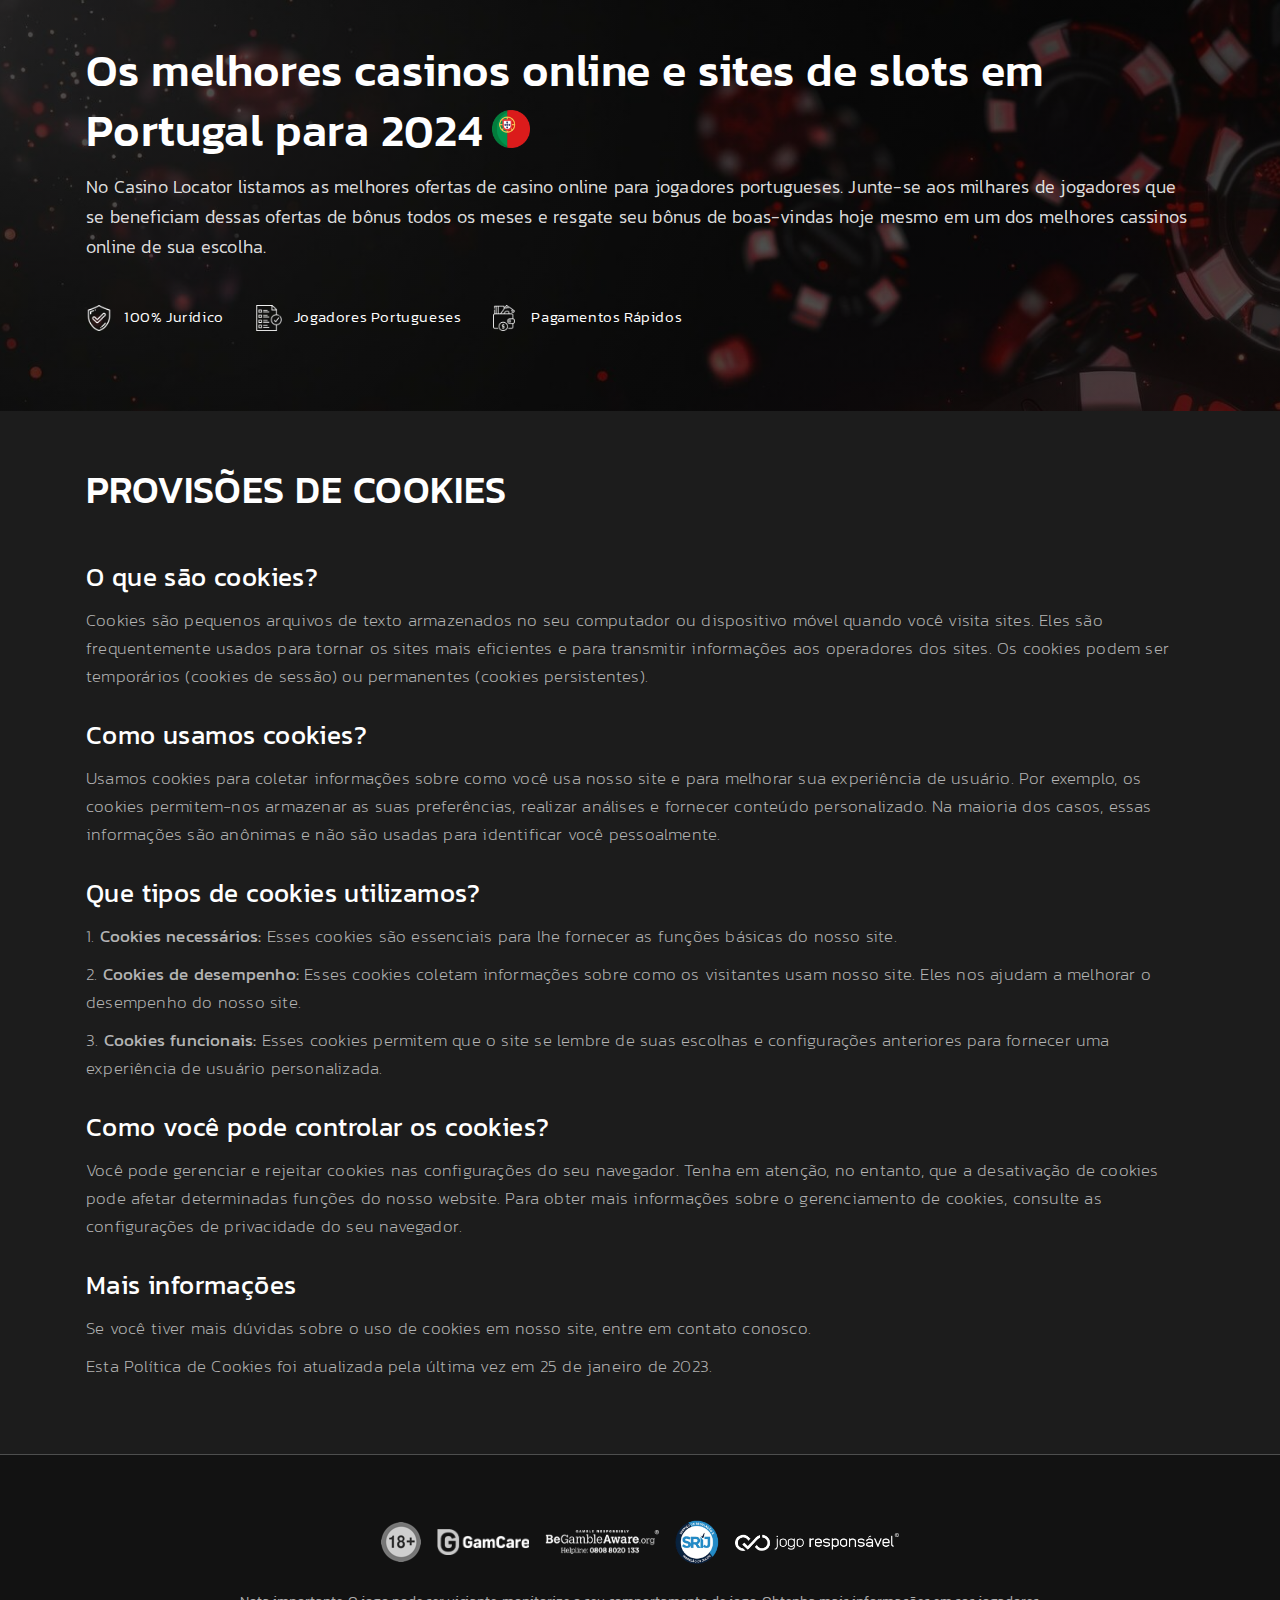
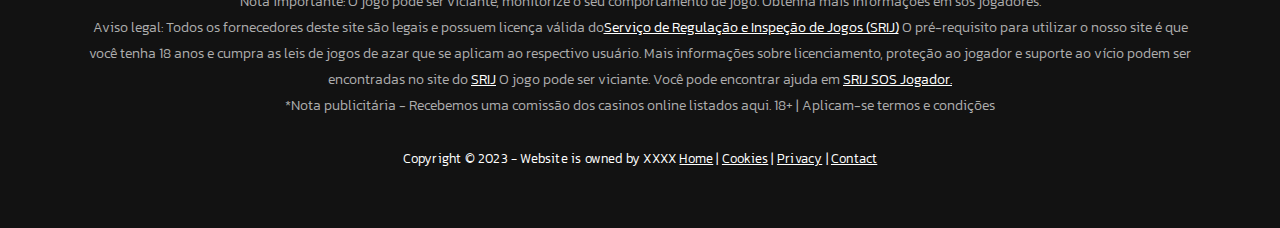
<file: cookie.html>
<!DOCTYPE html>
<html lang="en">

    <head>
        <meta charset="utf-8">
		<meta http-equiv="X-UA-Compatible" content="IE=edge">
		<meta name="viewport" content="width=device-width, initial-scale=1">
		<meta name="description" content="Os melhores casinos online e sites de slots em Portugal para 2024. No Casino Locator listamos as melhores ofertas de casino online para jogadores portugueses. Junte-se aos milhares de jogadores que se beneficiam dessas ofertas de bônus todos os meses e resgate seu bônus de boas-vindas hoje mesmo em um dos melhores cassinos online de sua escolha.">
		<meta name="keywords" content="Best France Casino, France's Top Casinos, France Casino booking, France's Casino, Booking France Premier Casino">


        <!-- ============= Title ====================== -->
        <title>Os Melhores Casinos Online de Portugal 2024</title>
        <link rel="shortcut icon" href="images/fav-icon.png" type="image/x-icon">

        <!-- ============= Custom Link ================ -->
        <link rel="stylesheet" href="css/style.css">

        <!-- =============== Google Fonts =================== -->
        <link rel="preconnect" href="https://fonts.googleapis.com">
        <link rel="preconnect" href="https://fonts.gstatic.com" crossorigin>
        <link href="https://fonts.googleapis.com/css2?family=Kanit:ital,wght@0,100;0,200;0,300;0,400;0,500;0,600;0,700;0,800;0,900;1,100;1,200;1,300;1,400;1,500;1,600;1,700;1,800;1,900&display=swap" rel="stylesheet">
    </head>

    <body class="bg">
        <main>
            <div class="md:container">
            
                <!-- ================== Header Top Start ================= -->
                <div class="header-content">
                    <div class="header-flex">
                        <h1 class="header-content-h1">
                            Os melhores casinos online e sites de slots em Portugal para 2024
                        </h1>
                        <img src="images/flag.png" class="header-logo">
                    </div>

                    <p class="mt-3 header-content-p">
                        No Casino Locator listamos as melhores ofertas de casino online para jogadores portugueses. Junte-se aos milhares de jogadores que se beneficiam dessas ofertas de bônus todos os meses e resgate seu bônus de boas-vindas hoje mesmo em um dos melhores cassinos online de sua escolha.
                    </p>
                </div>
                <!-- ===================== Header Top End ================ -->
    
    
                <!-- ===================== Trusted Bar Start =============== -->
                <div class="mt-3 flex md:justify-between justify-center items-center">
                    <div class="trust-bar md:flex gap-4">
                        <div class="trust-bar-content">
                            <img src="images/security.png" class="inline">
                        <p class="trust-bar-p ml-2 inline">100% Jurídico</p>
                        </div>
                        <div class="trust-bar-content ml-4">
                                <img src="images/terms.png" class="inline">
                            <p class="trust-bar-p ml-2 inline">Jogadores Portugueses</p>
                        </div>
                        <div class="trust-bar-content ml-4">
                                <img src="images/wallet.png" class="inline">
                            <p class="trust-bar-p ml-2 inline">Pagamentos Rápidos</p>
                        </div>
                    </div>
                    <div class="btn-group">
                    </div>
                </div>
                <!-- ====================== Trusted Bar End ================= -->
            </div> 
    
    
            <!-- ======================= List Description Start ========================== -->
            <div class="footer-content">
                <div class="footer-bg pb-3">
                    <div class="md:container">
                        <div class="footer-txt">
                            <h2>Provisões de cookies</h2>
              
                            <div class="entry-content" itemprop="text">&nbsp; &nbsp; &nbsp; &nbsp; &nbsp; &nbsp;&nbsp;<div class="page-content">
                    
                                <h5>O que são cookies?</h5>
                                <p>Cookies são pequenos arquivos de texto armazenados no seu computador ou dispositivo móvel quando você visita sites. Eles são frequentemente usados ​​para tornar os sites mais eficientes e para transmitir informações aos operadores dos sites. Os cookies podem ser temporários (cookies de sessão) ou permanentes (cookies persistentes).</p>
                                
                                <h5>Como usamos cookies?</h5>
                                <p>Usamos cookies para coletar informações sobre como você usa nosso site e para melhorar sua experiência de usuário. Por exemplo, os cookies permitem-nos armazenar as suas preferências, realizar análises e fornecer conteúdo personalizado. Na maioria dos casos, essas informações são anônimas e não são usadas para identificar você pessoalmente.</p>
                                
                                <h5>Que tipos de cookies utilizamos?</h5>
                                <p>1. <strong>Cookies necessários: </strong> Esses cookies são essenciais para lhe fornecer as funções básicas do nosso site.</p>
                                <p>2. <strong>Cookies de desempenho: </strong>  Esses cookies coletam informações sobre como os visitantes usam nosso site. Eles nos ajudam a melhorar o desempenho do nosso site.</p>
                                <p>3. <strong>Cookies funcionais: </strong> Esses cookies permitem que o site se lembre de suas escolhas e configurações anteriores para fornecer uma experiência de usuário personalizada.</p>
                                
                                <h5>Como você pode controlar os cookies?</h5>
                                <p>Você pode gerenciar e rejeitar cookies nas configurações do seu navegador. Tenha em atenção, no entanto, que a desativação de cookies pode afetar determinadas funções do nosso website. Para obter mais informações sobre o gerenciamento de cookies, consulte as configurações de privacidade do seu navegador.</p>
                                
                                <h5>Mais informações</h5>
                                <p>Se você tiver mais dúvidas sobre o uso de cookies em nosso site, entre em contato conosco.</p>
                                
                                <p>Esta Política de Cookies foi atualizada pela última vez em 25 de janeiro de 2023.</p>
                
                            </div>&nbsp; &nbsp; &nbsp; &nbsp;&nbsp;</div>
                        </div>
            
                    </div>
                </div>
            </div>
            <!-- ======================= List Description End ========================== -->
        </main>

        <!-- ======================= Footer Start =================== -->
        <footer class="footer">
            <div class="md:container">
                <div class="footer-license-images">
                    <img class="footer-ico" src="images/18+.png" loading="lazy">
                    
                    <a href="https://www.gamcare.org.uk/">
                        <img class="footer-ico  footer-icon-sm-1" src="images/gamcare.png" loading="lazy">
                    </a>

                    <a href="https://www.begambleaware.org/">
                        <img class="footer-ico" src="images/BeGambleAware.png" loading="lazy">
                    </a>
                    
                    <a href="https://www.srij.turismodeportugal.pt/pt">
                        <img class="footer-ico  footer-icon-sm-3" src="images/srij.png" loading="lazy">
                    </a>
                    
                    <a href="https://jogoresponsavel.pt/">
                        <img class="footer-ico  footer-icon-sm-4" src="images/jogo_responsavel.png" loading="lazy">
                    </a>
                </div>

                <p class="footer-p-note">Nota importante: O jogo pode ser viciante, monitorize o seu comportamento de jogo. Obtenha mais informações em <a href="https://jogoresponsavel.pt/sos-jogadores/">sos jogadores.</a></p>

                <p class="footer-p-a">Aviso legal: Todos os fornecedores deste site são legais e possuem licença válida do<a href="https://www.srij.turismodeportugal.pt/pt">Serviço de Regulação e Inspeção de Jogos (SRIJ)</a> O pré-requisito para utilizar o nosso site é que você tenha 18 anos e cumpra as leis de jogos de azar que se aplicam ao respectivo usuário. Mais informações sobre licenciamento, proteção ao jogador e suporte ao vício podem ser encontradas no site do <a href="https://www.srij.turismodeportugal.pt/pt/licencas-e-concessoes/jogos-e-apostas-online">SRIJ</a> O jogo pode ser viciante. Você pode encontrar ajuda em <a href="https://www.srij.turismodeportugal.pt/pt/sos-jogadores/autoexclusao-e-proibicao">SRIJ SOS Jogador.</a>
                </p>

                <p class="footer-p-note">*Nota publicitária - Recebemos uma comissão dos casinos online listados aqui. 18+ | Aplicam-se termos e condições</p>
            </div>

            <div class="container text-center py-2">
                <p class="footer-copyright">
                    Copyright © 2023 - Website is owned by XXXX <a href="index.html">Home</a> | <a href="cookie.html">Cookies</a> | <a href="privacy.html">Privacy</a> | <a href="/kontakt/index.php">Contact</a>
                </p>
            </div>
        </footer>
        <!-- =================== Footer End ======================= -->
    </body>

</html>
</file>
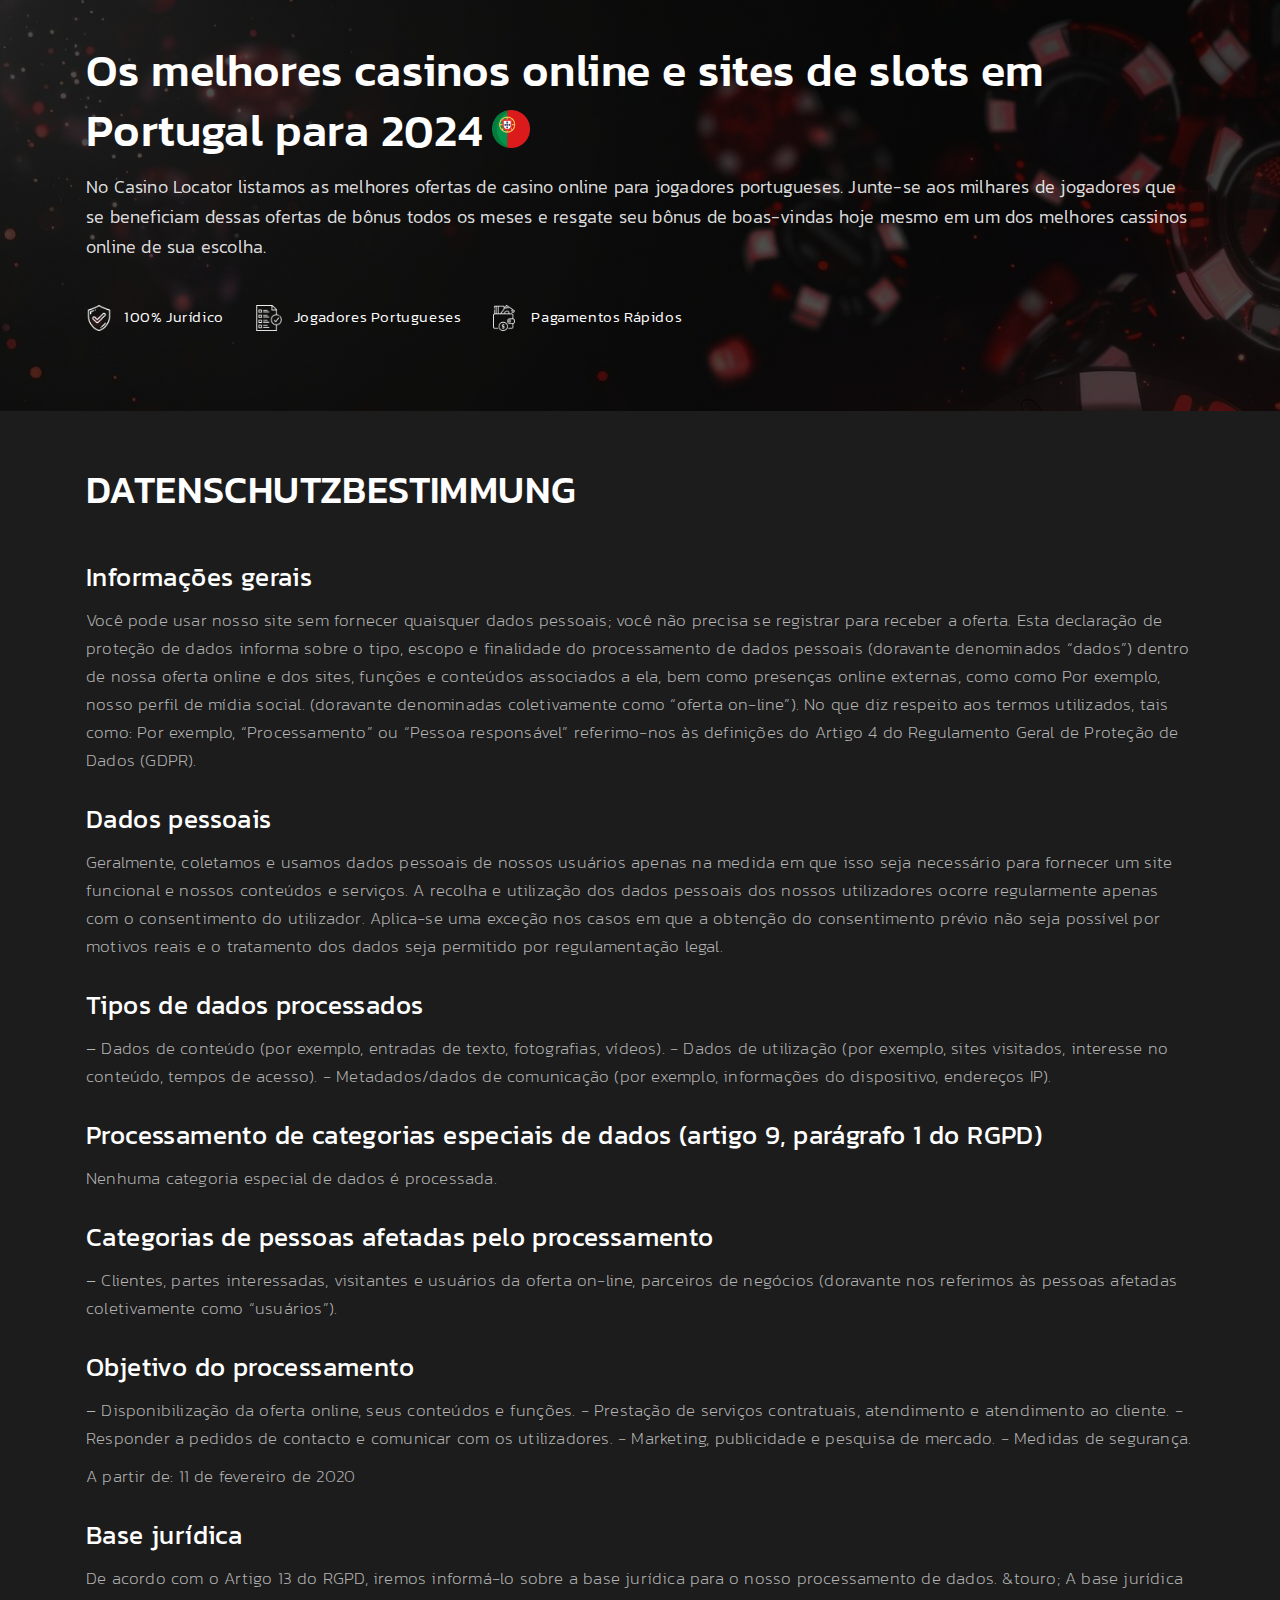
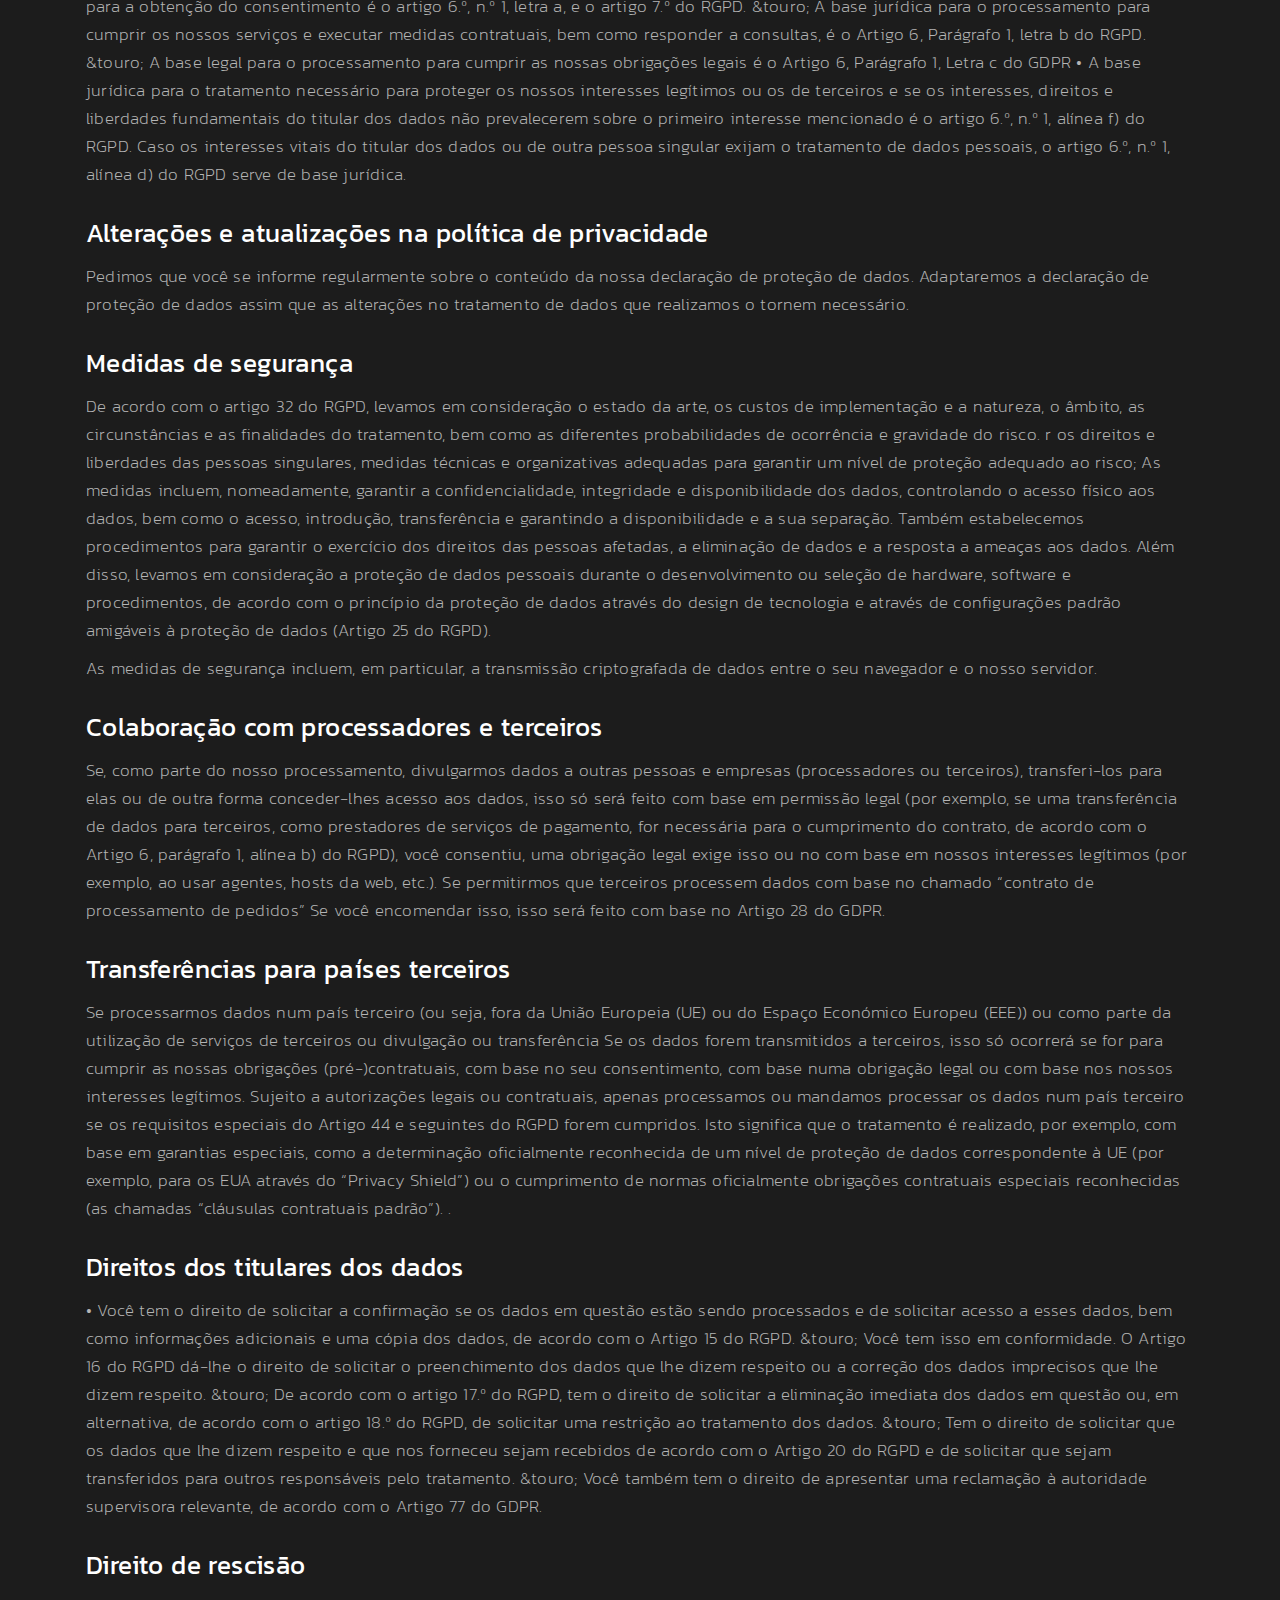
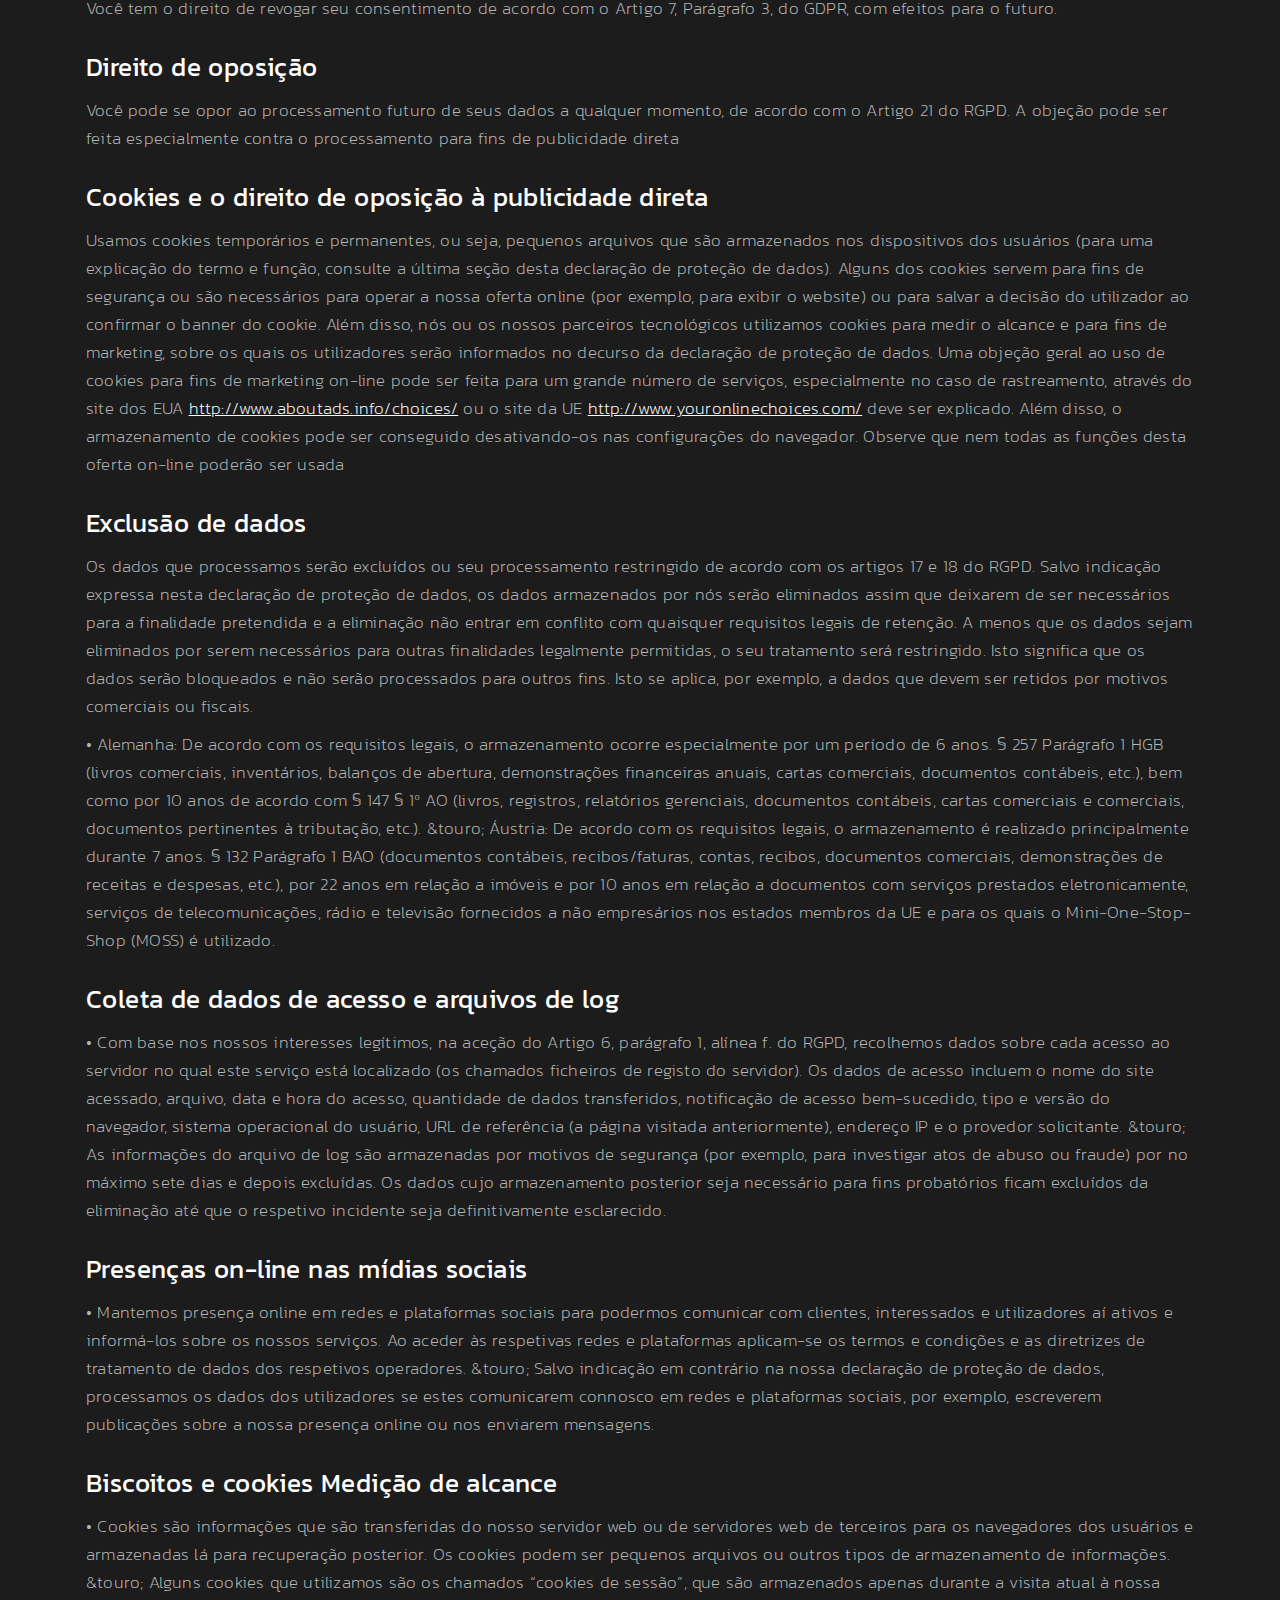
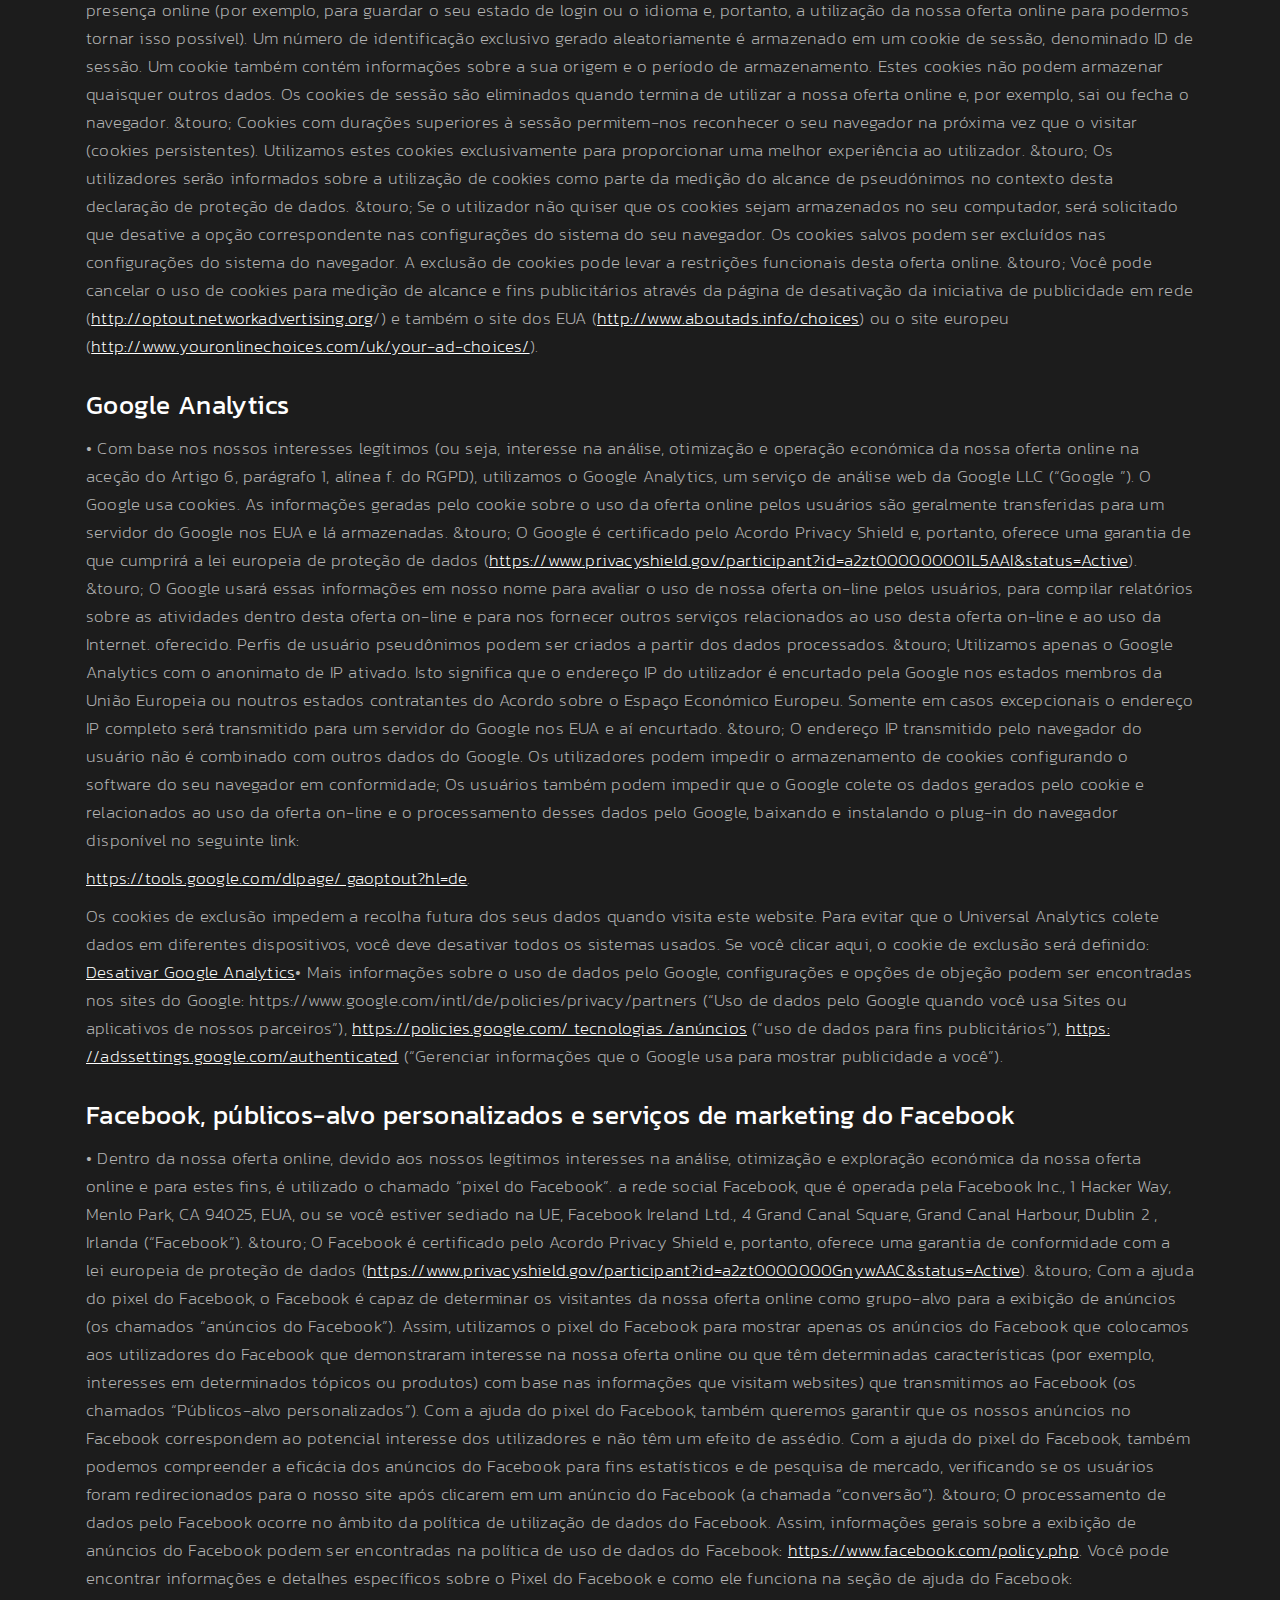
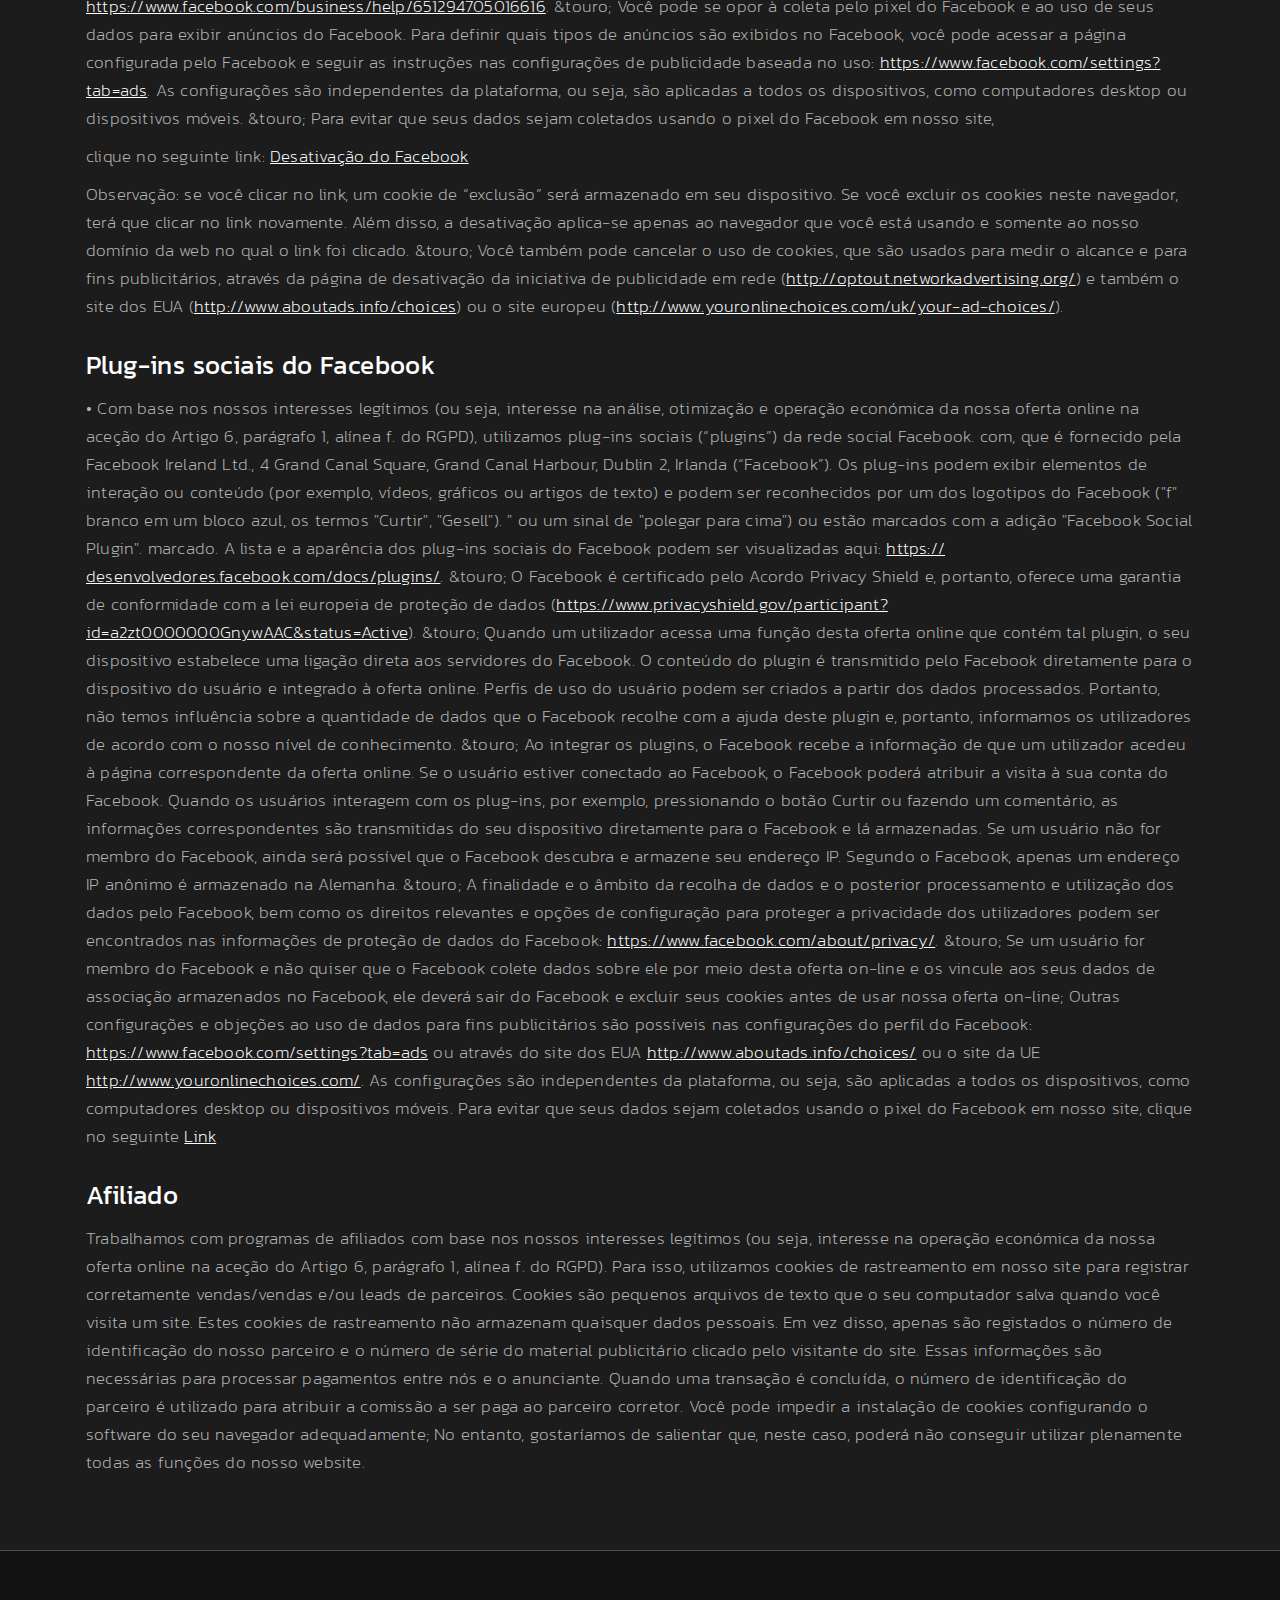
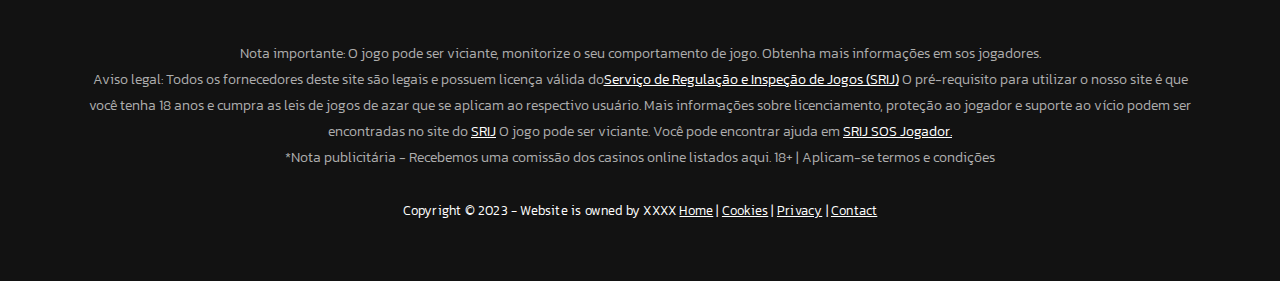
<file: privacy.html>
<!DOCTYPE html>
<html lang="en">

    <head>
        <meta charset="utf-8">
		<meta http-equiv="X-UA-Compatible" content="IE=edge">
		<meta name="viewport" content="width=device-width, initial-scale=1">
		<meta name="description" content="Os melhores casinos online e sites de slots em Portugal para 2024. No Casino Locator listamos as melhores ofertas de casino online para jogadores portugueses. Junte-se aos milhares de jogadores que se beneficiam dessas ofertas de bônus todos os meses e resgate seu bônus de boas-vindas hoje mesmo em um dos melhores cassinos online de sua escolha.">
		<meta name="keywords" content="Best France Casino, France's Top Casinos, France Casino booking, France's Casino, Booking France Premier Casino">


        <!-- ============= Title ====================== -->
        <title>Os Melhores Casinos Online de Portugal 2024</title>
        <link rel="shortcut icon" href="images/fav-icon.png" type="image/x-icon">

        <!-- ============= Custom Link ================ -->
        <link rel="stylesheet" href="css/style.css">

        <!-- =============== Google Fonts =================== -->
        <link rel="preconnect" href="https://fonts.googleapis.com">
        <link rel="preconnect" href="https://fonts.gstatic.com" crossorigin>
        <link href="https://fonts.googleapis.com/css2?family=Kanit:ital,wght@0,100;0,200;0,300;0,400;0,500;0,600;0,700;0,800;0,900;1,100;1,200;1,300;1,400;1,500;1,600;1,700;1,800;1,900&display=swap" rel="stylesheet">
    </head>

    <body class="bg">
        <main>
            <div class="md:container">
            
                <!-- ================== Header Top Start ================= -->
                <div class="header-content">
                    <div class="header-flex">
                        <h1 class="header-content-h1">
                            Os melhores casinos online e sites de slots em Portugal para 2024
                        </h1>
                        <img src="images/flag.png" class="header-logo">
                    </div>

                    <p class="mt-3 header-content-p">
                        No Casino Locator listamos as melhores ofertas de casino online para jogadores portugueses. Junte-se aos milhares de jogadores que se beneficiam dessas ofertas de bônus todos os meses e resgate seu bônus de boas-vindas hoje mesmo em um dos melhores cassinos online de sua escolha.
                    </p>
                </div>
                <!-- ===================== Header Top End ================ -->
    
    
                <!-- ===================== Trusted Bar Start =============== -->
                <div class="mt-3 flex md:justify-between justify-center items-center">
                    <div class="trust-bar md:flex gap-4">
                        <div class="trust-bar-content">
                            <img src="images/security.png" class="inline">
                        <p class="trust-bar-p ml-2 inline">100% Jurídico</p>
                        </div>
                        <div class="trust-bar-content ml-4">
                                <img src="images/terms.png" class="inline">
                            <p class="trust-bar-p ml-2 inline">Jogadores Portugueses</p>
                        </div>
                        <div class="trust-bar-content ml-4">
                                <img src="images/wallet.png" class="inline">
                            <p class="trust-bar-p ml-2 inline">Pagamentos Rápidos</p>
                        </div>
                    </div>
                    <div class="btn-group">
                    </div>
                </div>
                <!-- ====================== Trusted Bar End ================= -->
            </div> 
    
    
            <!-- ======================= List Description Start ========================== -->
            <div class="footer-content">
                <div class="footer-bg pb-3">
                    <div class="md:container">
                        <div class="footer-txt">
                            <h2 class="privacy-h2">Datenschutzbestimmung</h2>
                            <div class="entry-content" itemprop="text">&nbsp; &nbsp; &nbsp; &nbsp; &nbsp; &nbsp;&nbsp;
                                <div class="page-content">
                                    <h5>Informações gerais</h5>
                                    <p>Você pode usar nosso site sem fornecer quaisquer dados pessoais; você não precisa se registrar para receber a oferta. Esta declaração de proteção de dados informa sobre o tipo, escopo e finalidade do processamento de dados pessoais (doravante denominados “dados”) dentro de nossa oferta online e dos sites, funções e conteúdos associados a ela, bem como presenças online externas, como como Por exemplo, nosso perfil de mídia social. (doravante
                                    denominadas coletivamente como “oferta on-line”). No que diz respeito aos termos utilizados, tais como: Por exemplo, &ldquo;Processamento&rdquo; ou &ldquo;Pessoa responsável&rdquo; referimo-nos às definições do Artigo 4
                                    do Regulamento Geral de Proteção de Dados (GDPR).</p>
      
      
                                    <h5>Dados pessoais</h5>
                                    <p>Geralmente, coletamos e usamos dados pessoais de nossos usuários apenas na medida em que isso seja necessário para fornecer um site funcional e nossos conteúdos e serviços. A recolha e utilização dos dados pessoais dos nossos
                                    utilizadores ocorre regularmente apenas com o consentimento do utilizador. Aplica-se uma exceção nos casos em que a obtenção do consentimento prévio não seja possível por motivos reais e o tratamento dos dados seja permitido
                                    por regulamentação legal.</p>
      
      
                                    <h5>Tipos de dados processados</h5>
                                    <p>&ndash; Dados de conteúdo (por exemplo, entradas de texto, fotografias, vídeos). - Dados de utilização (por exemplo, sites visitados, interesse no conteúdo, tempos de acesso). - Metadados/dados de comunicação (por exemplo, informações do dispositivo, endereços IP).</p>
      
      
                                    <h5>Processamento de categorias especiais de dados (artigo 9, parágrafo 1 do RGPD)</h5>
                                    <p>Nenhuma categoria especial de dados é processada.</p>
      
      
                                    <h5>Categorias de pessoas afetadas pelo processamento</h5>
                                    <p>&ndash; Clientes, partes interessadas, visitantes e usuários da oferta on-line, parceiros de negócios (doravante nos referimos às pessoas afetadas coletivamente como “usuários”).</p>
      
      
                                    <h5>Objetivo do processamento</h5>
                                    <p>&ndash; Disponibilização da oferta online, seus conteúdos e funções. - Prestação de serviços contratuais, atendimento e atendimento ao cliente. - Responder a pedidos de contacto e comunicar com os utilizadores. - Marketing, publicidade e pesquisa de mercado. - Medidas de segurança.</p>
                                    <p>A partir de: 11 de fevereiro de 2020</p>
      
      
                                    <h5>Base jurídica</h5>
                                    <p>De acordo com o Artigo 13 do RGPD, iremos informá-lo sobre a base jurídica para o nosso processamento de dados. &touro; A base jurídica para a obtenção do consentimento é o artigo 6.º, n.º 1, letra a, e o artigo 7.º do RGPD.
                                    &touro; A base jurídica para o processamento para cumprir os nossos serviços e executar medidas contratuais, bem como responder a consultas, é o Artigo 6, Parágrafo 1, letra b do RGPD. &touro; A base legal para o processamento
                                    para cumprir as nossas obrigações legais é o Artigo 6, Parágrafo 1, Letra c do GDPR &bull; A base jurídica para o tratamento necessário para proteger os nossos interesses legítimos ou os de terceiros e se os interesses,
                                    direitos e liberdades fundamentais do titular dos dados não prevalecerem sobre o primeiro interesse mencionado é o artigo 6.º, n.º 1, alínea f) do RGPD. Caso os interesses vitais do titular dos dados ou de outra pessoa
                                    singular exijam o tratamento de dados pessoais, o artigo 6.º, n.º 1, alínea d) do RGPD serve de base jurídica.</p>
      
      
                                    <h5>Alterações e atualizações na política de privacidade</h5>
                                    <p>Pedimos que você se informe regularmente sobre o conteúdo da nossa declaração de proteção de dados. Adaptaremos a declaração de proteção de dados assim que as alterações no tratamento de dados que realizamos o tornem necessário.</p>
      
      
                                    <h5>Medidas de segurança</h5>
                                    <p>De acordo com o artigo 32 do RGPD, levamos em consideração o estado da arte, os custos de implementação e a natureza, o âmbito, as circunstâncias e as finalidades do tratamento, bem como as diferentes probabilidades de ocorrência
                                    e gravidade do risco. r os direitos e liberdades das pessoas singulares, medidas técnicas e organizativas adequadas para garantir um nível de proteção adequado ao risco; As medidas incluem, nomeadamente, garantir a confidencialidade,
                                    integridade e disponibilidade dos dados, controlando o acesso físico aos dados, bem como o acesso, introdução, transferência e garantindo a disponibilidade e a sua separação. Também estabelecemos procedimentos para garantir
                                    o exercício dos direitos das pessoas afetadas, a eliminação de dados e a resposta a ameaças aos dados. Além disso, levamos em consideração a proteção de dados pessoais durante o desenvolvimento ou seleção de hardware, software
                                    e procedimentos, de acordo com o princípio da proteção de dados através do design de tecnologia e através de configurações padrão amigáveis ​​à proteção de dados (Artigo 25 do RGPD).
                                    <p>As medidas de segurança incluem, em particular, a transmissão criptografada de dados entre o seu navegador e o nosso servidor.</p>
    
    
                                    <h5>Colaboração com processadores e terceiros</h5>
                                    <p>Se, como parte do nosso processamento, divulgarmos dados a outras pessoas e empresas (processadores ou terceiros), transferi-los para elas ou de outra forma conceder-lhes acesso aos dados, isso só será feito com base em
                                        permissão legal (por exemplo, se uma transferência de dados para terceiros, como prestadores de serviços de pagamento, for necessária para o cumprimento do contrato, de acordo com o Artigo 6, parágrafo 1, alínea b)
                                        do RGPD), você consentiu, uma obrigação legal exige isso ou no com base em nossos interesses legítimos (por exemplo, ao usar agentes, hosts da web, etc.). Se permitirmos que terceiros processem dados com base no chamado
                                        &ldquo;contrato de processamento de pedidos&rdquo; Se você encomendar isso, isso será feito com base no Artigo 28 do GDPR.</p>
    
    
                                    <h5>Transferências para países terceiros</h5>
                                    <p>Se processarmos dados num país terceiro (ou seja, fora da União Europeia (UE) ou do Espaço Económico Europeu (EEE)) ou como parte da utilização de serviços de terceiros ou divulgação ou transferência Se os dados forem transmitidos
                                    a terceiros, isso só ocorrerá se for para cumprir as nossas obrigações (pré-)contratuais, com base no seu consentimento, com base numa obrigação legal ou com base nos nossos interesses legítimos. Sujeito a autorizações
                                    legais ou contratuais, apenas processamos ou mandamos processar os dados num país terceiro se os requisitos especiais do Artigo 44 e seguintes do RGPD forem cumpridos. Isto significa que o tratamento é realizado, por
                                    exemplo, com base em garantias especiais, como a determinação oficialmente reconhecida de um nível de proteção de dados correspondente à UE (por exemplo, para os EUA através do “Privacy Shield”) ou o cumprimento de
                                    normas oficialmente obrigações contratuais especiais reconhecidas (as chamadas “cláusulas contratuais padrão”). .
                                    </p>
    
    
                                    <h5>Direitos dos titulares dos dados</h5>
                                    <p>&bull; Você tem o direito de solicitar a confirmação se os dados em questão estão sendo processados ​​e de solicitar acesso a esses dados, bem como informações adicionais e uma cópia dos dados, de acordo com o Artigo 15
                                    do RGPD. &touro; Você tem isso em conformidade. O Artigo 16 do RGPD dá-lhe o direito de solicitar o preenchimento dos dados que lhe dizem respeito ou a correção dos dados imprecisos que lhe dizem respeito. &touro; De
                                    acordo com o artigo 17.º do RGPD, tem o direito de solicitar a eliminação imediata dos dados em questão ou, em alternativa, de acordo com o artigo 18.º do RGPD, de solicitar uma restrição ao tratamento dos dados. &touro;
                                    Tem o direito de solicitar que os dados que lhe dizem respeito e que nos forneceu sejam recebidos de acordo com o Artigo 20 do RGPD e de solicitar que sejam transferidos para outros responsáveis ​​pelo tratamento. &touro;
                                    Você também tem o direito de apresentar uma reclamação à autoridade supervisora ​​relevante, de acordo com o Artigo 77 do GDPR.</p>
    
    
                                    <h5>Direito de rescisão</h5>
                                    <p>Você tem o direito de revogar seu consentimento de acordo com o Artigo 7, Parágrafo 3, do GDPR, com efeitos para o futuro.</p>
    
    
                                    <h5>Direito de oposição</h5>
                                    <p>Você pode se opor ao processamento futuro de seus dados a qualquer momento, de acordo com o Artigo 21 do RGPD. A objeção pode ser feita especialmente contra o processamento para fins de publicidade direta</p>
    
    
                                    <h5>Cookies e o direito de oposição à publicidade direta</h5>
                                    <p>Usamos cookies temporários e permanentes, ou seja, pequenos arquivos que são armazenados nos dispositivos dos usuários (para uma explicação do termo e função, consulte a última seção desta declaração de proteção de dados).
                                    Alguns dos cookies servem para fins de segurança ou são necessários para operar a nossa oferta online (por exemplo, para exibir o website) ou para salvar a decisão do utilizador ao confirmar o banner do cookie. Além
                                    disso, nós ou os nossos parceiros tecnológicos utilizamos cookies para medir o alcance e para fins de marketing, sobre os quais os utilizadores serão informados no decurso da declaração de proteção de dados. Uma objeção
                                    geral ao uso de cookies para fins de marketing on-line pode ser feita para um grande número de serviços, especialmente no caso de rastreamento, através do site dos EUA <a href="http://www.aboutads.info/ escolhas /"
                                    target="_blank" rel="noopener nofollow">http://www.aboutads.info/choices/</a> ou o site da UE <a href="http://www.youronlinechoices.com /" target="_blank" rel="noopener nofollow">http://www.youronlinechoices.com/</a>                                    deve ser explicado. Além disso, o armazenamento de cookies pode ser conseguido desativando-os nas configurações do navegador. Observe que nem todas as funções desta oferta on-line poderão ser usada
                                    </p>
    
    
                                    <h5>Exclusão de dados</h5>
                                    <p>Os dados que processamos serão excluídos ou seu processamento restringido de acordo com os artigos 17 e 18 do RGPD. Salvo indicação expressa nesta declaração de proteção de dados, os dados armazenados por nós serão eliminados
                                    assim que deixarem de ser necessários para a finalidade pretendida e a eliminação não entrar em conflito com quaisquer requisitos legais de retenção. A menos que os dados sejam eliminados por serem necessários para
                                    outras finalidades legalmente permitidas, o seu tratamento será restringido. Isto significa que os dados serão bloqueados e não serão processados ​​para outros fins. Isto se aplica, por exemplo, a dados que devem ser
                                    retidos por motivos comerciais ou fiscais.</p>
                                    <p>&bull; Alemanha: De acordo com os requisitos legais, o armazenamento ocorre especialmente por um período de 6 anos. &sect; 257 Parágrafo 1 HGB (livros comerciais, inventários, balanços de abertura, demonstrações financeiras
                                    anuais, cartas comerciais, documentos contábeis, etc.), bem como por 10 anos de acordo com &sect; 147 § 1º AO (livros, registros, relatórios gerenciais, documentos contábeis, cartas comerciais e comerciais, documentos
                                    pertinentes à tributação, etc.). &touro; Áustria: De acordo com os requisitos legais, o armazenamento é realizado principalmente durante 7 anos. &sect; 132 Parágrafo 1 BAO (documentos contábeis, recibos/faturas, contas,
                                    recibos, documentos comerciais, demonstrações de receitas e despesas, etc.), por 22 anos em relação a imóveis e por 10 anos em relação a documentos com serviços prestados eletronicamente, serviços de telecomunicações,
                                    rádio e televisão fornecidos a não empresários nos estados membros da UE e para os quais o Mini-One-Stop-Shop (MOSS) é utilizado.</p>
    
    
                                    <h5>Coleta de dados de acesso e arquivos de log</h5>
                                    <p>&bull; Com base nos nossos interesses legítimos, na aceção do Artigo 6, parágrafo 1, alínea f. do RGPD, recolhemos dados sobre cada acesso ao servidor no qual este serviço está localizado (os chamados ficheiros de registo
                                    do servidor). Os dados de acesso incluem o nome do site acessado, arquivo, data e hora do acesso, quantidade de dados transferidos, notificação de acesso bem-sucedido, tipo e versão do navegador, sistema operacional
                                    do usuário, URL de referência (a página visitada anteriormente), endereço IP e o provedor solicitante. &touro; As informações do arquivo de log são armazenadas por motivos de segurança (por exemplo, para investigar
                                    atos de abuso ou fraude) por no máximo sete dias e depois excluídas. Os dados cujo armazenamento posterior seja necessário para fins probatórios ficam excluídos da eliminação até que o respetivo incidente seja definitivamente
                                    esclarecido.</p>
    
    
                                    <h5>Presenças on-line nas mídias sociais</h5>
                                    <p>&bull; Mantemos presença online em redes e plataformas sociais para podermos comunicar com clientes, interessados ​​e utilizadores aí ativos e informá-los sobre os nossos serviços. Ao aceder às respetivas redes e plataformas
                                    aplicam-se os termos e condições e as diretrizes de tratamento de dados dos respetivos operadores. &touro; Salvo indicação em contrário na nossa declaração de proteção de dados, processamos os dados dos utilizadores
                                    se estes comunicarem connosco em redes e plataformas sociais, por exemplo, escreverem publicações sobre a nossa presença online ou nos enviarem mensagens.</p>
    
    
                                    <h5>Biscoitos e cookies Medição de alcance</h5>
                                    <p>&bull; Cookies são informações que são transferidas do nosso servidor web ou de servidores web de terceiros para os navegadores dos usuários e armazenadas lá para recuperação posterior. Os cookies podem ser pequenos arquivos
                                    ou outros tipos de armazenamento de informações. &touro; Alguns cookies que utilizamos são os chamados “cookies de sessão”, que são armazenados apenas durante a visita atual à nossa presença online (por exemplo, para
                                    guardar o seu estado de login ou o idioma e, portanto, a utilização da nossa oferta online para podermos tornar isso possível). Um número de identificação exclusivo gerado aleatoriamente é armazenado em um cookie de
                                    sessão, denominado ID de sessão. Um cookie também contém informações sobre a sua origem e o período de armazenamento. Estes cookies não podem armazenar quaisquer outros dados. Os cookies de sessão são eliminados quando
                                    termina de utilizar a nossa oferta online e, por exemplo, sai ou fecha o navegador. &touro; Cookies com durações superiores à sessão permitem-nos reconhecer o seu navegador na próxima vez que o visitar (cookies persistentes).
                                    Utilizamos estes cookies exclusivamente para proporcionar uma melhor experiência ao utilizador. &touro; Os utilizadores serão informados sobre a utilização de cookies como parte da medição do alcance de pseudónimos
                                    no contexto desta declaração de proteção de dados. &touro; Se o utilizador não quiser que os cookies sejam armazenados no seu computador, será solicitado que desative a opção correspondente nas configurações do sistema
                                    do seu navegador. Os cookies salvos podem ser excluídos nas configurações do sistema do navegador. A exclusão de cookies pode levar a restrições funcionais desta oferta online. &touro; Você pode cancelar o uso de cookies
                                    para medição de alcance e fins publicitários através da página de desativação da iniciativa de publicidade em rede (<a href="http://optout.networkadvertising.org/" target="_blank" rel="noopener nofollow ">http://optout.networkadvertising.org</a>/)
                                    e também o site dos EUA (<a href="http://www.aboutads.info/choices" target="_blank" rel="noopener nofollow">http://www.aboutads.info/choices</a>) ou o site europeu (<a href="http://www.youronlinechoices.com/uk/your-ad-choices/"
                                    target="_blank " rel="noopener nofollow">http://www.youronlinechoices.com/uk/your-ad-choices/</a>).
                                    <h5>Google Analytics</h5>
                                    <p>&bull; Com base nos nossos interesses legítimos (ou seja, interesse na análise, otimização e operação económica da nossa oferta online na aceção do Artigo 6, parágrafo 1, alínea f. do RGPD), utilizamos o Google Analytics,
                                    um serviço de análise web da Google LLC (“Google ”). O Google usa cookies. As informações geradas pelo cookie sobre o uso da oferta online pelos usuários são geralmente transferidas para um servidor do Google nos
                                    EUA e lá armazenadas. &touro; O Google é certificado pelo Acordo Privacy Shield e, portanto, oferece uma garantia de que cumprirá a lei europeia de proteção de dados (<a href="https://www.privacyshield.gov/participant?id=a2zt000000001L5AAI&status=Active"
                                    target="_blank " rel="noopener nofollow">https://www.privacyshield.gov/participant?id=a2zt000000001L5AAI&amp;status=Active</a>). &touro; O Google usará essas informações em nosso nome para avaliar o uso de nossa
                                    oferta on-line pelos usuários, para compilar relatórios sobre as atividades dentro desta oferta on-line e para nos fornecer outros serviços relacionados ao uso desta oferta on-line e ao uso da Internet. oferecido.
                                    Perfis de usuário pseudônimos podem ser criados a partir dos dados processados. &touro; Utilizamos apenas o Google Analytics com o anonimato de IP ativado. Isto significa que o endereço IP do utilizador é encurtado
                                    pela Google nos estados membros da União Europeia ou noutros estados contratantes do Acordo sobre o Espaço Económico Europeu. Somente em casos excepcionais o endereço IP completo será transmitido para um servidor
                                    do Google nos EUA e aí encurtado. &touro; O endereço IP transmitido pelo navegador do usuário não é combinado com outros dados do Google. Os utilizadores podem impedir o armazenamento de cookies configurando o software
                                    do seu navegador em conformidade; Os usuários também podem impedir que o Google colete os dados gerados pelo cookie e relacionados ao uso da oferta on-line e o processamento desses dados pelo Google, baixando e
                                    instalando o plug-in do navegador disponível no seguinte link:</p>
                                    <p><a href="https://tools.google.com/dlpage/gaoptout?hl=de" target="_blank" rel="noopener nofollow">https://tools.google.com/dlpage/ gaoptout?hl=de</a>.</p>
                                    <p>Os cookies de exclusão impedem a recolha futura dos seus dados quando visita este website. Para evitar que o Universal Analytics colete dados em diferentes dispositivos, você deve desativar todos os sistemas usados.
                                    Se você clicar aqui, o cookie de exclusão será definido: <a>Desativar Google Analytics</a>&bull; Mais informações sobre o uso de dados pelo Google, configurações e opções de objeção podem ser encontradas nos sites
                                    do Google: https://www.google.com/intl/de/policies/privacy/partners (&ldquo;Uso de dados pelo Google quando você usa Sites ou aplicativos de nossos parceiros&rdquo;), <a href="https://policies.google.com/technologies/ads"
                                    target="_blank" rel="noopener nofollow">https://policies.google.com/ tecnologias /anúncios</a> (&ldquo;uso de dados para fins publicitários&rdquo;), <a href="https://adssettings.google.com/authenticated" target="_blank"
                                    rel="noopener nofollow">https: //adssettings.google.com/authenticated</a> (&ldquo;Gerenciar informações que o Google usa para mostrar publicidade a você&rdquo;).</p>


                                    <h5>Facebook, públicos-alvo personalizados e serviços de marketing do Facebook</h5>
                                    <p>&bull; Dentro da nossa oferta online, devido aos nossos legítimos interesses na análise, otimização e exploração económica da nossa oferta online e para estes fins, é utilizado o chamado “pixel do Facebook”. a rede
                                    social Facebook, que é operada pela Facebook Inc., 1 Hacker Way, Menlo Park, CA 94025, EUA, ou se você estiver sediado na UE, Facebook Ireland Ltd., 4 Grand Canal Square, Grand Canal Harbour, Dublin 2 , Irlanda
                                    (&ldquo;Facebook&rdquo;). &touro; O Facebook é certificado pelo Acordo Privacy Shield e, portanto, oferece uma garantia de conformidade com a lei europeia de proteção de dados (<a href="https://www.privacyshield.gov/participant?id=a2zt0000000GnywAAC&status=Active"
                                    target="_blank " rel="noopener nofollow">https://www.privacyshield.gov/participant?id=a2zt0000000GnywAAC&amp;status=Active</a>). &touro; Com a ajuda do pixel do Facebook, o Facebook é capaz de determinar os visitantes
                                    da nossa oferta online como grupo-alvo para a exibição de anúncios (os chamados “anúncios do Facebook”). Assim, utilizamos o pixel do Facebook para mostrar apenas os anúncios do Facebook que colocamos aos utilizadores
                                    do Facebook que demonstraram interesse na nossa oferta online ou que têm determinadas características (por exemplo, interesses em determinados tópicos ou produtos) com base nas informações que visitam websites)
                                    que transmitimos ao Facebook (os chamados &ldquo;Públicos-alvo personalizados&rdquo;). Com a ajuda do pixel do Facebook, também queremos garantir que os nossos anúncios no Facebook correspondem ao potencial interesse
                                    dos utilizadores e não têm um efeito de assédio. Com a ajuda do pixel do Facebook, também podemos compreender a eficácia dos anúncios do Facebook para fins estatísticos e de pesquisa de mercado, verificando se os
                                    usuários foram redirecionados para o nosso site após clicarem em um anúncio do Facebook (a chamada “conversão”). &touro; O processamento de dados pelo Facebook ocorre no âmbito da política de utilização de dados
                                    do Facebook. Assim, informações gerais sobre a exibição de anúncios do Facebook podem ser encontradas na política de uso de dados do Facebook: <a href="https://www.facebook.com/policy.php" target="_blank" rel="noopener nofollow"> https://www.facebook.com/policy.php</a>.
                                    Você pode encontrar informações e detalhes específicos sobre o Pixel do Facebook e como ele funciona na seção de ajuda do Facebook: <a href="https://www.facebook.com/business/help/651294705016616" target="_blank"
                                    rel=" noopener nofollow">https://www.facebook.com/business/help/651294705016616</a>. &touro; Você pode se opor à coleta pelo pixel do Facebook e ao uso de seus dados para exibir anúncios do Facebook. Para definir
                                    quais tipos de anúncios são exibidos no Facebook, você pode acessar a página configurada pelo Facebook e seguir as instruções nas configurações de publicidade baseada no uso: <a href="https://www.facebook. com/settings?tab=ads"
                                    target="_blank" rel="noopener nofollow">https://www.facebook.com/settings?tab=ads</a>. As configurações são independentes da plataforma, ou seja, são aplicadas a todos os dispositivos, como computadores desktop
                                    ou dispositivos móveis. &touro; Para evitar que seus dados sejam coletados usando o pixel do Facebook em nosso site,</p>


                                    <p>clique no seguinte link: <a>Desativação do Facebook</a></p>
                                    <p>Observação: se você clicar no link, um cookie de “exclusão” será armazenado em seu dispositivo. Se você excluir os cookies neste navegador, terá que clicar no link novamente. Além disso, a desativação aplica-se apenas
                                    ao navegador que você está usando e somente ao nosso domínio da web no qual o link foi clicado. &touro; Você também pode cancelar o uso de cookies, que são usados ​​para medir o alcance e para fins publicitários,
                                    através da página de desativação da iniciativa de publicidade em rede (<a href="http://optout.networkadvertising.org/" target="_blank" rel="noopener nofollow">http://optout.networkadvertising.org/</a>) e também
                                    o site dos EUA (<a href="http://www.aboutads.info/choices" target="_blank" rel="noopener nofollow">http://www.aboutads.info/choices</a>) ou o site europeu (<a href="http://www.youronlinechoices.com/uk/your- ad -choices/"
                                    target="_blank" rel="noopener nofollow">http://www.youronlinechoices.com/uk/your-ad-choices/</a>).
                                    </p>


                                    <h5>Plug-ins sociais do Facebook</h5>
                                    <p>&bull; Com base nos nossos interesses legítimos (ou seja, interesse na análise, otimização e operação económica da nossa oferta online na aceção do Artigo 6, parágrafo 1, alínea f. do RGPD), utilizamos plug-ins
                                    sociais (“plugins”) da rede social Facebook. com, que é fornecido pela Facebook Ireland Ltd., 4 Grand Canal Square, Grand Canal Harbour, Dublin 2, Irlanda (“Facebook”). Os plug-ins podem exibir elementos de
                                    interação ou conteúdo (por exemplo, vídeos, gráficos ou artigos de texto) e podem ser reconhecidos por um dos logotipos do Facebook ("f" branco em um bloco azul, os termos "Curtir", "Gesell"). " ou um sinal
                                    de "polegar para cima") ou estão marcados com a adição "Facebook Social Plugin". marcado. A lista e a aparência dos plug-ins sociais do Facebook podem ser visualizadas aqui: <a href="https://developers.facebook.com/docs/plugins/"
                                    target="_blank" rel="noopener nofollow">https:// desenvolvedores.facebook.com/docs/plugins/</a>. &touro; O Facebook é certificado pelo Acordo Privacy Shield e, portanto, oferece uma garantia de conformidade
                                    com a lei europeia de proteção de dados (<a href="https://www.privacyshield.gov/participant?id=a2zt0000000GnywAAC&status=Active" target="_blank " rel="noopener nofollow">https://www.privacyshield.gov/participant?id=a2zt0000000GnywAAC&amp;status=Active</a>).
                                    &touro; Quando um utilizador acessa uma função desta oferta online que contém tal plugin, o seu dispositivo estabelece uma ligação direta aos servidores do Facebook. O conteúdo do plugin é transmitido pelo Facebook
                                    diretamente para o dispositivo do usuário e integrado à oferta online. Perfis de uso do usuário podem ser criados a partir dos dados processados. Portanto, não temos influência sobre a quantidade de dados que
                                    o Facebook recolhe com a ajuda deste plugin e, portanto, informamos os utilizadores de acordo com o nosso nível de conhecimento. &touro; Ao integrar os plugins, o Facebook recebe a informação de que um utilizador
                                    acedeu à página correspondente da oferta online. Se o usuário estiver conectado ao Facebook, o Facebook poderá atribuir a visita à sua conta do Facebook. Quando os usuários interagem com os plug-ins, por exemplo,
                                    pressionando o botão Curtir ou fazendo um comentário, as informações correspondentes são transmitidas do seu dispositivo diretamente para o Facebook e lá armazenadas. Se um usuário não for membro do Facebook,
                                    ainda será possível que o Facebook descubra e armazene seu endereço IP. Segundo o Facebook, apenas um endereço IP anônimo é armazenado na Alemanha. &touro; A finalidade e o âmbito da recolha de dados e o posterior
                                    processamento e utilização dos dados pelo Facebook, bem como os direitos relevantes e opções de configuração para proteger a privacidade dos utilizadores podem ser encontrados nas informações de proteção de
                                    dados do Facebook: <a href="https :/ /www.facebook.com/about/privacy/" target="_blank" rel="noopener nofollow">https://www.facebook.com/about/privacy/</a>. &touro; Se um usuário for membro do Facebook e não
                                    quiser que o Facebook colete dados sobre ele por meio desta oferta on-line e os vincule aos seus dados de associação armazenados no Facebook, ele deverá sair do Facebook e excluir seus cookies antes de usar
                                    nossa oferta on-line; Outras configurações e objeções ao uso de dados para fins publicitários são possíveis nas configurações do perfil do Facebook: <a href="https://www.facebook.com/settings?tab=ads" target="_blank "
                                    rel="noopener nofollow">https://www.facebook.com/settings?tab=ads</a> ou através do site dos EUA <a href="http://www.aboutads.info /choices/" target="_blank" rel="noopener nofollow">http://www.aboutads.info/choices/</a>                                            ou o site da UE <a href="http://www.youronlinechoices.com/" target="_blank" rel="noopener nofollow">http://www.youronlinechoices.com/</a>. As configurações são independentes da plataforma, ou seja, são aplicadas
                                    a todos os dispositivos, como computadores desktop ou dispositivos móveis. Para evitar que seus dados sejam coletados usando o pixel do Facebook em nosso site, clique no seguinte <a>Link</a>
                                    </p>


                                    <h5>Afiliado</h5>
                                    <p>Trabalhamos com programas de afiliados com base nos nossos interesses legítimos (ou seja, interesse na operação económica da nossa oferta online na aceção do Artigo 6, parágrafo 1, alínea f. do RGPD). Para isso,
                                    utilizamos cookies de rastreamento em nosso site para registrar corretamente vendas/vendas e/ou leads de parceiros. Cookies são pequenos arquivos de texto que o seu computador salva quando você visita um site.
                                    Estes cookies de rastreamento não armazenam quaisquer dados pessoais. Em vez disso, apenas são registados o número de identificação do nosso parceiro e o número de série do material publicitário clicado pelo
                                    visitante do site. Essas informações são necessárias para processar pagamentos entre nós e o anunciante. Quando uma transação é concluída, o número de identificação do parceiro é utilizado para atribuir a comissão
                                    a ser paga ao parceiro corretor. Você pode impedir a instalação de cookies configurando o software do seu navegador adequadamente; No entanto, gostaríamos de salientar que, neste caso, poderá não conseguir utilizar
                                    plenamente todas as funções do nosso website.</p>
                                </div>&nbsp; &nbsp; &nbsp; &nbsp;&nbsp;</div>
                            </div>
                        </div>
            
                    </div>
                </div>
            </div>
            <!-- ======================= List Description End ========================== -->
        </main>

        <!-- ======================= Footer Start =================== -->
        <footer class="footer">
            <div class="md:container">
                <div class="footer-license-images">
                    <img class="footer-ico" src="images/18+.png" loading="lazy">
                    
                    <a href="https://www.gamcare.org.uk/">
                        <img class="footer-ico  footer-icon-sm-1" src="images/gamcare.png" loading="lazy">
                    </a>

                    <a href="https://www.begambleaware.org/">
                        <img class="footer-ico" src="images/BeGambleAware.png" loading="lazy">
                    </a>
                    
                    <a href="https://www.srij.turismodeportugal.pt/pt">
                        <img class="footer-ico  footer-icon-sm-3" src="images/srij.png" loading="lazy">
                    </a>
                    
                    <a href="https://jogoresponsavel.pt/">
                        <img class="footer-ico  footer-icon-sm-4" src="images/jogo_responsavel.png" loading="lazy">
                    </a>
                </div>

                <p class="footer-p-note">Nota importante: O jogo pode ser viciante, monitorize o seu comportamento de jogo. Obtenha mais informações em <a href="https://jogoresponsavel.pt/sos-jogadores/">sos jogadores.</a></p>

                <p class="footer-p-a">Aviso legal: Todos os fornecedores deste site são legais e possuem licença válida do<a href="https://www.srij.turismodeportugal.pt/pt">Serviço de Regulação e Inspeção de Jogos (SRIJ)</a> O pré-requisito para utilizar o nosso site é que você tenha 18 anos e cumpra as leis de jogos de azar que se aplicam ao respectivo usuário. Mais informações sobre licenciamento, proteção ao jogador e suporte ao vício podem ser encontradas no site do <a href="https://www.srij.turismodeportugal.pt/pt/licencas-e-concessoes/jogos-e-apostas-online">SRIJ</a> O jogo pode ser viciante. Você pode encontrar ajuda em <a href="https://www.srij.turismodeportugal.pt/pt/sos-jogadores/autoexclusao-e-proibicao">SRIJ SOS Jogador.</a>
                </p>

                <p class="footer-p-note">*Nota publicitária - Recebemos uma comissão dos casinos online listados aqui. 18+ | Aplicam-se termos e condições</p>
            </div>

            <div class="container text-center py-2">
                <p class="footer-copyright">
                    Copyright © 2023 - Website is owned by XXXX <a href="index.html">Home</a> | <a href="cookie.html">Cookies</a> | <a href="privacy.html">Privacy</a> | <a href="/kontakt/index.php">Contact</a>
                </p>
            </div>
        </footer>
        <!-- =================== Footer End ======================= -->
    </body>

</html>
</file>
<file: css/style.css>
*, :before, :after {
    box-sizing: border-box;
    border-width: 0;
    border-style: solid;
    border-color: #e5e7eb
}

:before, :after {
    --tw-content: ""
}

html {
    line-height: 1.5;
    -webkit-text-size-adjust: 100%;
    -moz-tab-size: 4;
    -o-tab-size: 4;
    tab-size: 4;
    font-family: "Kanit", sans-serif;
    font-feature-settings: normal;
    font-variation-settings: normal
}

body {
    margin: 0;
    line-height: inherit
}

hr {
    height: 0;
    color: inherit;
    border-top-width: 1px
}

abbr:where([title]) {
    -webkit-text-decoration: underline dotted;
    text-decoration: underline dotted
}

h1, h2, h3, h4, h5, h6 {
    font-size: inherit;
    font-weight: inherit;
    font-family: "Kanit", sans-serif;
}

a {
    color: inherit;
    text-decoration: inherit
}

b, strong {
    font-weight: bolder
}

code, kbd, samp, pre {
    font-family: ui-monospace, SFMono-Regular, Menlo, Monaco, Consolas, Liberation Mono, Courier New, monospace;
    font-size: 1em
}

small {
    font-size: 80%
}

sub, sup {
    font-size: 75%;
    line-height: 0;
    position: relative;
    vertical-align: baseline
}

sub {
    bottom: -.25em
}

sup {
    top: -.5em
}

table {
    text-indent: 0;
    border-color: inherit;
    border-collapse: collapse
}

button, input, optgroup, select, textarea {
    font-family: inherit;
    font-size: 100%;
    font-weight: inherit;
    line-height: inherit;
    color: inherit;
    margin: 0;
    padding: 0
}

button, select {
    text-transform: none
}

button, [type=button], [type=reset], [type=submit] {
    -webkit-appearance: button;
    background-color: transparent;
    background-image: none
}

:-moz-focusring {
    outline: auto
}

:-moz-ui-invalid {
    box-shadow: none
}

progress {
    vertical-align: baseline
}

::-webkit-inner-spin-button, ::-webkit-outer-spin-button {
    height: auto
}

[type=search] {
    -webkit-appearance: textfield;
    outline-offset: -2px
}

::-webkit-search-decoration {
    -webkit-appearance: none
}

::-webkit-file-upload-button {
    -webkit-appearance: button;
    font: inherit
}

summary {
    display: list-item
}

blockquote, dl, dd, h1, h2, h3, h4, h5, h6, hr, figure, p, pre {
    margin: 0
}

fieldset {
    margin: 0;
    padding: 0
}

legend {
    padding: 0
}

ol, ul, menu {
    list-style: none;
    margin: 0;
    padding: 0
}

textarea {
    resize: vertical
}

input::-moz-placeholder, textarea::-moz-placeholder {
    opacity: 1;
    color: #9ca3af
}

input::placeholder, textarea::placeholder {
    opacity: 1;
    color: #9ca3af
}

button, [role=button] {
    cursor: pointer
}

:disabled {
    cursor: default
}

img, svg, video, canvas, audio, iframe, embed, object {
    display: block;
    vertical-align: middle
}

img, video {
    max-width: 100%;
    height: auto
}

[hidden] {
    display: none
}

:root, [data-theme] {
    background-color: hsl(var(--b1) / var(--tw-bg-opacity, 1));
    color: hsl(var(--bc) / var(--tw-text-opacity, 1))
}

html {
    -webkit-tap-highlight-color: transparent
}

:root {
    --p: 44 96% 58%;
    --pf: 44 96% 51%;
    --sf: 42 100% 67%;
    --af: 174 75% 39%;
    --nf: 214 20% 14%;
    --b2: 0 0% 93%;
    --b3: 0 0% 86%;
    --bc: 146 0% 19%;
    --pc: 41 44% 13%;
    --sc: 40 26% 15%;
    --ac: 171 32% 12%;
    --nc: 216 6% 83%;
    --inc: 202 34% 14%;
    --suc: 152 31% 13%;
    --wac: 39 47% 13%;
    --erc: 3 29% 15%;
    --rounded-box: 1rem;
    --rounded-btn: .5rem;
    --rounded-badge: 1.9rem;
    --animation-btn: .25s;
    --animation-input: .2s;
    --btn-text-case: uppercase;
    --btn-focus-scale: .95;
    --border-btn: 1px;
    --tab-border: 1px;
    --tab-radius: .5rem;
    --s: 42 100% 74%;
    --a: 174 75% 46%;
    --n: 214 20% 21%;
    --b1: 0 0% 100%;
    --in: 198 93% 60%;
    --su: 158 64% 52%;
    --wa: 43 96% 56%;
    --er: 0 91% 71%
}

*, :before, :after {
    --tw-border-spacing-x: 0;
    --tw-border-spacing-y: 0;
    --tw-translate-x: 0;
    --tw-translate-y: 0;
    --tw-rotate: 0;
    --tw-skew-x: 0;
    --tw-skew-y: 0;
    --tw-scale-x: 1;
    --tw-scale-y: 1;
    --tw-pan-x: ;
    --tw-pan-y: ;
    --tw-pinch-zoom: ;
    --tw-scroll-snap-strictness: proximity;
    --tw-gradient-from-position: ;
    --tw-gradient-via-position: ;
    --tw-gradient-to-position: ;
    --tw-ordinal: ;
    --tw-slashed-zero: ;
    --tw-numeric-figure: ;
    --tw-numeric-spacing: ;
    --tw-numeric-fraction: ;
    --tw-ring-inset: ;
    --tw-ring-offset-width: 0px;
    --tw-ring-offset-color: #fff;
    --tw-ring-color: rgb(59 130 246 / .5);
    --tw-ring-offset-shadow: 0 0 #0000;
    --tw-ring-shadow: 0 0 #0000;
    --tw-shadow: 0 0 #0000;
    --tw-shadow-colored: 0 0 #0000;
    --tw-blur: ;
    --tw-brightness: ;
    --tw-contrast: ;
    --tw-grayscale: ;
    --tw-hue-rotate: ;
    --tw-invert: ;
    --tw-saturate: ;
    --tw-sepia: ;
    --tw-drop-shadow: ;
    --tw-backdrop-blur: ;
    --tw-backdrop-brightness: ;
    --tw-backdrop-contrast: ;
    --tw-backdrop-grayscale: ;
    --tw-backdrop-hue-rotate: ;
    --tw-backdrop-invert: ;
    --tw-backdrop-opacity: ;
    --tw-backdrop-saturate: ;
    --tw-backdrop-sepia:
}

::backdrop {
    --tw-border-spacing-x: 0;
    --tw-border-spacing-y: 0;
    --tw-translate-x: 0;
    --tw-translate-y: 0;
    --tw-rotate: 0;
    --tw-skew-x: 0;
    --tw-skew-y: 0;
    --tw-scale-x: 1;
    --tw-scale-y: 1;
    --tw-pan-x: ;
    --tw-pan-y: ;
    --tw-pinch-zoom: ;
    --tw-scroll-snap-strictness: proximity;
    --tw-gradient-from-position: ;
    --tw-gradient-via-position: ;
    --tw-gradient-to-position: ;
    --tw-ordinal: ;
    --tw-slashed-zero: ;
    --tw-numeric-figure: ;
    --tw-numeric-spacing: ;
    --tw-numeric-fraction: ;
    --tw-ring-inset: ;
    --tw-ring-offset-width: 0px;
    --tw-ring-offset-color: #fff;
    --tw-ring-color: rgb(59 130 246 / .5);
    --tw-ring-offset-shadow: 0 0 #0000;
    --tw-ring-shadow: 0 0 #0000;
    --tw-shadow: 0 0 #0000;
    --tw-shadow-colored: 0 0 #0000;
    --tw-blur: ;
    --tw-brightness: ;
    --tw-contrast: ;
    --tw-grayscale: ;
    --tw-hue-rotate: ;
    --tw-invert: ;
    --tw-saturate: ;
    --tw-sepia: ;
    --tw-drop-shadow: ;
    --tw-backdrop-blur: ;
    --tw-backdrop-brightness: ;
    --tw-backdrop-contrast: ;
    --tw-backdrop-grayscale: ;
    --tw-backdrop-hue-rotate: ;
    --tw-backdrop-invert: ;
    --tw-backdrop-opacity: ;
    --tw-backdrop-saturate: ;
    --tw-backdrop-sepia:
}

.alert {
    display: grid;
    width: 100%;
    grid-auto-flow: row;
    align-content: flex-start;
    align-items: center;
    justify-items: center;
    gap: 1rem;
    text-align: center;
    border-width: 1px;
    --tw-border-opacity: 1;
    border-color: hsl(var(--b2) / var(--tw-border-opacity));
    padding: 1rem;
    --tw-text-opacity: 1;
    color: hsl(var(--bc) / var(--tw-text-opacity));
    border-radius: var(--rounded-box, 1rem);
    --alert-bg: hsl(var(--b2));
    --alert-bg-mix: hsl(var(--b1));
    background-color: var(--alert-bg)
}

@media (min-width: 640px) {
    .alert {
        grid-auto-flow: column;
        grid-template-columns: auto minmax(auto, 1fr);
        justify-items: start;
        text-align: left
    }
}

.avatar.placeholder>div {
    display: flex;
    align-items: center;
    justify-content: center
}

.badge {
    display: inline-flex;
    align-items: center;
    justify-content: center;
    transition-property: color, background-color, border-color, text-decoration-color, fill, stroke, opacity, box-shadow, transform, filter, -webkit-backdrop-filter;
    transition-property: color, background-color, border-color, text-decoration-color, fill, stroke, opacity, box-shadow, transform, filter, backdrop-filter;
    transition-property: color, background-color, border-color, text-decoration-color, fill, stroke, opacity, box-shadow, transform, filter, backdrop-filter, -webkit-backdrop-filter;
    transition-duration: .2s;
    transition-timing-function: cubic-bezier(.4, 0, .2, 1);
    height: 1.25rem;
    font-size: .875rem;
    line-height: 1.25rem;
    width: -moz-fit-content;
    width: fit-content;
    padding-left: .563rem;
    padding-right: .563rem;
    border-width: 1px;
    --tw-border-opacity: 1;
    border-color: hsl(var(--b2) / var(--tw-border-opacity));
    --tw-bg-opacity: 1;
    background-color: hsl(var(--b1) / var(--tw-bg-opacity));
    --tw-text-opacity: 1;
    color: hsl(var(--bc) / var(--tw-text-opacity));
    border-radius: var(--rounded-badge, 1.9rem)
}

@media (hover:hover) {
    .table tr.hover:hover, .table tr.hover:nth-child(even):hover {
        --tw-bg-opacity: 1;
        background-color: hsl(var(--b2) / var(--tw-bg-opacity))
    }
}

.btn {
    display: inline-flex;
    flex-shrink: 0;
    cursor: pointer;
    -webkit-user-select: none;
    -moz-user-select: none;
    user-select: none;
    flex-wrap: wrap;
    align-items: center;
    justify-content: center;
    border-color: transparent;
    border-color: hsl(var(--b2) / var(--tw-border-opacity));
    text-align: center;
    transition-property: color, background-color, border-color, text-decoration-color, fill, stroke, opacity, box-shadow, transform, filter, -webkit-backdrop-filter;
    transition-property: color, background-color, border-color, text-decoration-color, fill, stroke, opacity, box-shadow, transform, filter, backdrop-filter;
    transition-property: color, background-color, border-color, text-decoration-color, fill, stroke, opacity, box-shadow, transform, filter, backdrop-filter, -webkit-backdrop-filter;
    transition-duration: .2s;
    transition-timing-function: cubic-bezier(.4, 0, .2, 1);
    border-radius: var(--rounded-btn, .5rem);
    height: 3rem;
    padding-left: 1rem;
    padding-right: 1rem;
    font-size: .875rem;
    line-height: 1.25rem;
    line-height: 1em;
    min-height: 3rem;
    gap: .5rem;
    font-weight: 600;
    text-decoration-line: none;
    border-width: var(--border-btn, 1px);
    animation: button-pop var(--animation-btn, .25s) ease-out;
    text-transform: var(--btn-text-case, uppercase);
    --tw-border-opacity: 1;
    --tw-bg-opacity: 1;
    background-color: hsl(var(--b2) / var(--tw-bg-opacity));
    --tw-text-opacity: 1;
    color: hsl(var(--bc) / var(--tw-text-opacity));
    outline-color: hsl(var(--bc) / 1)
}

.btn-disabled, .btn[disabled], .btn:disabled {
    pointer-events: none
}

.btn-group {
    display: inline-flex
}

.btn-group>input[type=radio].btn {
    -webkit-appearance: none;
    -moz-appearance: none;
    appearance: none
}

.btn-group>input[type=radio].btn:before {
    content: attr(data-title)
}

.btn:is(input[type="checkbox"]), .btn:is(input[type="radio"]) {
    -webkit-appearance: none;
    -moz-appearance: none;
    appearance: none
}

.btn:is(input[type="checkbox"]):after, .btn:is(input[type="radio"]):after {
    --tw-content: attr(aria-label);
    content: var(--tw-content)
}

.divider {
    display: flex;
    flex-direction: row;
    align-items: center;
    align-self: stretch;
    margin-top: 1rem;
    margin-bottom: 1rem;
    height: 1rem;
    white-space: nowrap
}

.divider:before, .divider:after {
    content: "";
    flex-grow: 1;
    height: .125rem;
    width: 100%
}

@media (hover: hover) {
    .btn:hover {
        --tw-border-opacity: 1;
        border-color: hsl(var(--b3) / var(--tw-border-opacity));
        --tw-bg-opacity: 1;
        background-color: hsl(var(--b3) / var(--tw-bg-opacity))
    }

    .btn-primary:hover {
        --tw-border-opacity: 1;
        border-color: hsl(var(--pf) / var(--tw-border-opacity));
        --tw-bg-opacity: 1;
        background-color: hsl(var(--pf) / var(--tw-bg-opacity))
    }

    .btn.glass:hover {
        --glass-opacity: 25%;
        --glass-border-opacity: 15%
    }

    .btn-outline.btn-primary:hover {
        --tw-border-opacity: 1;
        border-color: hsl(var(--pf) / var(--tw-border-opacity));
        --tw-bg-opacity: 1;
        background-color: hsl(var(--pf) / var(--tw-bg-opacity));
        --tw-text-opacity: 1;
        color: hsl(var(--pc) / var(--tw-text-opacity))
    }

    .btn-disabled:hover, .btn[disabled]:hover, .btn:disabled:hover {
        --tw-border-opacity: 0;
        background-color: hsl(var(--n) / var(--tw-bg-opacity));
        --tw-bg-opacity: .2;
        color: hsl(var(--bc) / var(--tw-text-opacity));
        --tw-text-opacity: .2
    }

    .btn:is(input[type="checkbox"]:checked):hover, .btn:is(input[type="radio"]:checked):hover {
        --tw-border-opacity: 1;
        border-color: hsl(var(--pf) / var(--tw-border-opacity));
        --tw-bg-opacity: 1;
        background-color: hsl(var(--pf) / var(--tw-bg-opacity))
    }
}

.input {
    flex-shrink: 1;
    height: 3rem;
    padding-left: 1rem;
    padding-right: 1rem;
    font-size: 1rem;
    line-height: 2;
    line-height: 1.5rem;
    border-width: 1px;
    border-color: hsl(var(--bc) / var(--tw-border-opacity));
    --tw-border-opacity: 0;
    --tw-bg-opacity: 1;
    background-color: hsl(var(--b1) / var(--tw-bg-opacity));
    border-radius: var(--rounded-btn, .5rem)
}

.input-group>.input {
    isolation: isolate
}

.input-group>*, .input-group>.input, .input-group>.textarea, .input-group>.select {
    border-radius: 0
}

.join {
    display: inline-flex;
    align-items: stretch;
    border-radius: var(--rounded-btn, .5rem)
}

.join :where(.join-item) {
    border-radius: 0
}

.join .join-item:not(:first-child):not(:last-child), .join *:not(:first-child):not(:last-child) .join-item {
    border-radius: 0
}

.join .join-item:first-child:not(:last-child), .join *:first-child:not(:last-child) .join-item {
    border-top-right-radius: 0;
    border-bottom-right-radius: 0
}

.join :where(.join-item:first-child:not(:last-child)), .join :where(*:first-child:not(:last-child) .join-item) {
    border-bottom-left-radius: inherit;
    border-top-left-radius: inherit
}

.join .join-item:last-child:not(:first-child), .join *:last-child:not(:first-child) .join-item {
    border-bottom-left-radius: 0;
    border-top-left-radius: 0
}

.join :where(.join-item:last-child:not(:first-child)), .join :where(*:last-child:not(:first-child) .join-item) {
    border-top-right-radius: inherit;
    border-bottom-right-radius: inherit
}

:where(.join *) {
    border-radius: inherit
}

.link {
    cursor: pointer;
    text-decoration-line: underline
}

:where(.menu li) .badge {
    justify-self: end
}

.rating {
    position: relative;
    display: inline-flex
}

.rating :where(input) {
    cursor: pointer;
    border-radius: 0;
    animation: rating-pop var(--animation-input, .25s) ease-out;
    height: 1.5rem;
    width: 1.5rem;
    background-color: hsl(var(--bc) / var(--tw-bg-opacity));
    --tw-bg-opacity: 1
}

.table {
    position: relative;
    width: 100%;
    text-align: left;
    font-size: .875rem;
    line-height: 1.25rem;
    border-radius: var(--rounded-box, 1rem)
}

.table :where(.table-pin-rows thead tr) {
    position: sticky;
    top: 0px;
    z-index: 1;
    --tw-bg-opacity: 1;
    background-color: hsl(var(--b1) / var(--tw-bg-opacity))
}

.table :where(.table-pin-rows tfoot tr) {
    position: sticky;
    bottom: 0px;
    z-index: 1;
    --tw-bg-opacity: 1;
    background-color: hsl(var(--b1) / var(--tw-bg-opacity))
}

.table :where(.table-pin-cols tr th) {
    position: sticky;
    left: 0px;
    right: 0px;
    --tw-bg-opacity: 1;
    background-color: hsl(var(--b1) / var(--tw-bg-opacity))
}

.toast {
    position: fixed;
    display: flex;
    min-width: -moz-fit-content;
    min-width: fit-content;
    flex-direction: column;
    white-space: nowrap;
    gap: .5rem;
    padding: 1rem
}

.badge-primary {
    --tw-border-opacity: 1;
    border-color: hsl(var(--p) / var(--tw-border-opacity));
    --tw-bg-opacity: 1;
    background-color: hsl(var(--p) / var(--tw-bg-opacity));
    --tw-text-opacity: 1;
    color: hsl(var(--pc) / var(--tw-text-opacity))
}

.badge-outline.badge-primary {
    --tw-text-opacity: 1;
    color: hsl(var(--p) / var(--tw-text-opacity))
}

.btn:active:hover, .btn:active:focus {
    animation: button-pop 0s ease-out;
    transform: scale(var(--btn-focus-scale, .97))
}

.btn-active {
    --tw-border-opacity: 1;
    border-color: hsl(var(--b3) / var(--tw-border-opacity));
    --tw-bg-opacity: 1;
    background-color: hsl(var(--b3) / var(--tw-bg-opacity))
}

.btn:focus-visible {
    outline-style: solid;
    outline-width: 2px;
    outline-offset: 2px
}

.btn-primary {
    --tw-border-opacity: 1;
    border-color: hsl(var(--p) / var(--tw-border-opacity));
    --tw-bg-opacity: 1;
    background-color: hsl(var(--p) / var(--tw-bg-opacity));
    --tw-text-opacity: 1;
    color: hsl(var(--pc) / var(--tw-text-opacity));
    outline-color: hsl(var(--p) / 1)
}

.btn-primary.btn-active {
    --tw-border-opacity: 1;
    border-color: hsl(var(--pf) / var(--tw-border-opacity));
    --tw-bg-opacity: 1;
    background-color: hsl(var(--pf) / var(--tw-bg-opacity))
}

.btn-secondary.btn-active {
    --tw-border-opacity: 1;
    border-color: hsl(var(--sf) / var(--tw-border-opacity));
    --tw-bg-opacity: 1;
    background-color: hsl(var(--sf) / var(--tw-bg-opacity))
}

.btn-accent.btn-active {
    --tw-border-opacity: 1;
    border-color: hsl(var(--af) / var(--tw-border-opacity));
    --tw-bg-opacity: 1;
    background-color: hsl(var(--af) / var(--tw-bg-opacity))
}

.btn-neutral.btn-active {
    --tw-border-opacity: 1;
    border-color: hsl(var(--nf) / var(--tw-border-opacity));
    --tw-bg-opacity: 1;
    background-color: hsl(var(--nf) / var(--tw-bg-opacity))
}

.btn-info.btn-active {
    --tw-border-opacity: 1;
    border-color: hsl(var(--in) / var(--tw-border-opacity));
    --tw-bg-opacity: 1;
    background-color: hsl(var(--in) / var(--tw-bg-opacity))
}

.btn-success.btn-active {
    --tw-border-opacity: 1;
    border-color: hsl(var(--su) / var(--tw-border-opacity));
    --tw-bg-opacity: 1;
    background-color: hsl(var(--su) / var(--tw-bg-opacity))
}

.btn-warning.btn-active {
    --tw-border-opacity: 1;
    border-color: hsl(var(--wa) / var(--tw-border-opacity));
    --tw-bg-opacity: 1;
    background-color: hsl(var(--wa) / var(--tw-bg-opacity))
}

.btn-error.btn-active {
    --tw-border-opacity: 1;
    border-color: hsl(var(--er) / var(--tw-border-opacity));
    --tw-bg-opacity: 1;
    background-color: hsl(var(--er) / var(--tw-bg-opacity))
}

.btn.glass {
    --tw-shadow: 0 0 #0000;
    --tw-shadow-colored: 0 0 #0000;
    box-shadow: var(--tw-ring-offset-shadow, 0 0 #0000), var(--tw-ring-shadow, 0 0 #0000), var(--tw-shadow);
    outline-color: currentColor
}

.btn.glass.btn-active {
    --glass-opacity: 25%;
    --glass-border-opacity: 15%
}

.btn-ghost.btn-active {
    --tw-border-opacity: 0;
    background-color: hsl(var(--bc) / var(--tw-bg-opacity));
    --tw-bg-opacity: .2
}

.btn-link.btn-active {
    border-color: transparent;
    background-color: transparent;
    text-decoration-line: underline
}

.btn-outline.btn-active {
    --tw-border-opacity: 1;
    border-color: hsl(var(--bc) / var(--tw-border-opacity));
    --tw-bg-opacity: 1;
    background-color: hsl(var(--bc) / var(--tw-bg-opacity));
    --tw-text-opacity: 1;
    color: hsl(var(--b1) / var(--tw-text-opacity))
}

.btn-outline.btn-primary {
    --tw-text-opacity: 1;
    color: hsl(var(--p) / var(--tw-text-opacity))
}

.btn-outline.btn-primary.btn-active {
    --tw-border-opacity: 1;
    border-color: hsl(var(--pf) / var(--tw-border-opacity));
    --tw-bg-opacity: 1;
    background-color: hsl(var(--pf) / var(--tw-bg-opacity));
    --tw-text-opacity: 1;
    color: hsl(var(--pc) / var(--tw-text-opacity))
}

.btn-outline.btn-secondary.btn-active {
    --tw-border-opacity: 1;
    border-color: hsl(var(--sf) / var(--tw-border-opacity));
    --tw-bg-opacity: 1;
    background-color: hsl(var(--sf) / var(--tw-bg-opacity));
    --tw-text-opacity: 1;
    color: hsl(var(--sc) / var(--tw-text-opacity))
}

.btn-outline.btn-accent.btn-active {
    --tw-border-opacity: 1;
    border-color: hsl(var(--af) / var(--tw-border-opacity));
    --tw-bg-opacity: 1;
    background-color: hsl(var(--af) / var(--tw-bg-opacity));
    --tw-text-opacity: 1;
    color: hsl(var(--ac) / var(--tw-text-opacity))
}

.btn-outline.btn-success.btn-active {
    --tw-border-opacity: 1;
    border-color: hsl(var(--su) / var(--tw-border-opacity));
    --tw-bg-opacity: 1;
    background-color: hsl(var(--su) / var(--tw-bg-opacity));
    --tw-text-opacity: 1;
    color: hsl(var(--suc) / var(--tw-text-opacity))
}

.btn-outline.btn-info.btn-active {
    --tw-border-opacity: 1;
    border-color: hsl(var(--in) / var(--tw-border-opacity));
    --tw-bg-opacity: 1;
    background-color: hsl(var(--in) / var(--tw-bg-opacity));
    --tw-text-opacity: 1;
    color: hsl(var(--inc) / var(--tw-text-opacity))
}

.btn-outline.btn-warning.btn-active {
    --tw-border-opacity: 1;
    border-color: hsl(var(--wa) / var(--tw-border-opacity));
    --tw-bg-opacity: 1;
    background-color: hsl(var(--wa) / var(--tw-bg-opacity));
    --tw-text-opacity: 1;
    color: hsl(var(--wac) / var(--tw-text-opacity))
}

.btn-outline.btn-error.btn-active {
    --tw-border-opacity: 1;
    border-color: hsl(var(--er) / var(--tw-border-opacity));
    --tw-bg-opacity: 1;
    background-color: hsl(var(--er) / var(--tw-bg-opacity));
    --tw-text-opacity: 1;
    color: hsl(var(--erc) / var(--tw-text-opacity))
}

.btn.btn-disabled, .btn[disabled], .btn:disabled {
    --tw-border-opacity: 0;
    background-color: hsl(var(--n) / var(--tw-bg-opacity));
    --tw-bg-opacity: .2;
    color: hsl(var(--bc) / var(--tw-text-opacity));
    --tw-text-opacity: .2
}

.btn-group>input[type=radio]:checked.btn, .btn-group>.btn-active {
    --tw-border-opacity: 1;
    border-color: hsl(var(--p) / var(--tw-border-opacity));
    --tw-bg-opacity: 1;
    background-color: hsl(var(--p) / var(--tw-bg-opacity));
    --tw-text-opacity: 1;
    color: hsl(var(--pc) / var(--tw-text-opacity))
}

.btn-group>input[type=radio]:checked.btn:focus-visible, .btn-group>.btn-active:focus-visible {
    outline-style: solid;
    outline-width: 2px;
    outline-color: hsl(var(--p) / 1)
}

.btn:is(input[type="checkbox"]:checked), .btn:is(input[type="radio"]:checked) {
    --tw-border-opacity: 1;
    border-color: hsl(var(--p) / var(--tw-border-opacity));
    --tw-bg-opacity: 1;
    background-color: hsl(var(--p) / var(--tw-bg-opacity));
    --tw-text-opacity: 1;
    color: hsl(var(--pc) / var(--tw-text-opacity))
}

.btn:is(input[type="checkbox"]:checked):focus-visible, .btn:is(input[type="radio"]:checked):focus-visible {
    outline-color: hsl(var(--p) / 1)
}

@keyframes button-pop {
    0% {
        transform: scale(var(--btn-focus-scale, .98))
    }

    40% {
        transform: scale(1.02)
    }

    to {
        transform: scale(1)
    }
}

@keyframes checkmark {
    0% {
        background-position-y: 5px
    }

    50% {
        background-position-y: -2px
    }

    to {
        background-position-y: 0
    }
}

.divider:before {
    background-color: hsl(var(--bc) / var(--tw-bg-opacity));
    --tw-bg-opacity: .1
}

.divider:after {
    background-color: hsl(var(--bc) / var(--tw-bg-opacity));
    --tw-bg-opacity: .1
}

.divider:not(:empty) {
    gap: 1rem
}

.input[list]::-webkit-calendar-picker-indicator {
    line-height: 1em
}

.input-bordered {
    --tw-border-opacity: 1;
    border-color: hsl(var(--b2) / var(--tw-border-opacity))
}

.input:focus {
    outline-style: solid;
    outline-width: 2px;
    outline-offset: 2px;
    outline-color: hsl(var(--bc) / .2)
}

.input-disabled, .input:disabled, .input[disabled] {
    cursor: not-allowed;
    --tw-border-opacity: 1;
    border-color: hsl(var(--b2) / var(--tw-border-opacity));
    --tw-bg-opacity: 1;
    background-color: hsl(var(--b2) / var(--tw-bg-opacity));
    --tw-text-opacity: .2
}

.input-disabled::-moz-placeholder, .input:disabled::-moz-placeholder, .input[disabled]::-moz-placeholder {
    color: hsl(var(--bc) / var(--tw-placeholder-opacity));
    --tw-placeholder-opacity: .2
}

.input-disabled::placeholder, .input:disabled::placeholder, .input[disabled]::placeholder {
    color: hsl(var(--bc) / var(--tw-placeholder-opacity));
    --tw-placeholder-opacity: .2
}

.join>:where(*:not(:first-child)) {
    margin-top: 0;
    margin-bottom: 0;
    margin-left: -1px
}

.join-item:focus {
    isolation: isolate
}

.link:focus {
    outline: 2px solid transparent;
    outline-offset: 2px
}

.link:focus-visible {
    outline: 2px solid currentColor;
    outline-offset: 2px
}

.\!loading {
    pointer-events: none !important;
    display: inline-block !important;
    aspect-ratio: 1 / 1 !important;
    width: 1.5rem !important;
    background-color: currentColor !important;
    -webkit-mask-size: 100% !important;
    mask-size: 100% !important;
    -webkit-mask-repeat: no-repeat !important;
    mask-repeat: no-repeat !important;
    -webkit-mask-position: center !important;
    mask-position: center !important;
    -webkit-mask-image: url("data:image/svg+xml,%3Csvg width='24' height='24' stroke='%23000' viewBox='0 0 24 24' xmlns='http://www.w3.org/2000/svg'%3E%3Cstyle%3E.spinner_V8m1%7Btransform-origin:center;animation:spinner_zKoa 2s linear infinite%7D.spinner_V8m1 circle%7Bstroke-linecap:round;animation:spinner_YpZS 1.5s ease-in-out infinite%7D%40keyframes spinner_zKoa%7B100%25%7Btransform:rotate(360deg)%7D%7D%40keyframes spinner_YpZS%7B0%25%7Bstroke-dasharray:0 150;stroke-dashoffset:0%7D47.5%25%7Bstroke-dasharray:42 150;stroke-dashoffset:-16%7D95%25%2C100%25%7Bstroke-dasharray:42 150;stroke-dashoffset:-59%7D%7D%3C%2Fstyle%3E%3Cg class='spinner_V8m1'%3E%3Ccircle cx='12' cy='12' r='9.5' fill='none' stroke-width='3'%3E%3C%2Fcircle%3E%3C%2Fg%3E%3C%2Fsvg%3E") !important;
    mask-image: url("data:image/svg+xml,%3Csvg width='24' height='24' stroke='%23000' viewBox='0 0 24 24' xmlns='http://www.w3.org/2000/svg'%3E%3Cstyle%3E.spinner_V8m1%7Btransform-origin:center;animation:spinner_zKoa 2s linear infinite%7D.spinner_V8m1 circle%7Bstroke-linecap:round;animation:spinner_YpZS 1.5s ease-in-out infinite%7D%40keyframes spinner_zKoa%7B100%25%7Btransform:rotate(360deg)%7D%7D%40keyframes spinner_YpZS%7B0%25%7Bstroke-dasharray:0 150;stroke-dashoffset:0%7D47.5%25%7Bstroke-dasharray:42 150;stroke-dashoffset:-16%7D95%25%2C100%25%7Bstroke-dasharray:42 150;stroke-dashoffset:-59%7D%7D%3C%2Fstyle%3E%3Cg class='spinner_V8m1'%3E%3Ccircle cx='12' cy='12' r='9.5' fill='none' stroke-width='3'%3E%3C%2Fcircle%3E%3C%2Fg%3E%3C%2Fsvg%3E") !important
}

.loading {
    pointer-events: none;
    display: inline-block;
    aspect-ratio: 1 / 1;
    width: 1.5rem;
    background-color: currentColor;
    -webkit-mask-size: 100%;
    mask-size: 100%;
    -webkit-mask-repeat: no-repeat;
    mask-repeat: no-repeat;
    -webkit-mask-position: center;
    mask-position: center;
    -webkit-mask-image: url("data:image/svg+xml,%3Csvg width='24' height='24' stroke='%23000' viewBox='0 0 24 24' xmlns='http://www.w3.org/2000/svg'%3E%3Cstyle%3E.spinner_V8m1%7Btransform-origin:center;animation:spinner_zKoa 2s linear infinite%7D.spinner_V8m1 circle%7Bstroke-linecap:round;animation:spinner_YpZS 1.5s ease-in-out infinite%7D%40keyframes spinner_zKoa%7B100%25%7Btransform:rotate(360deg)%7D%7D%40keyframes spinner_YpZS%7B0%25%7Bstroke-dasharray:0 150;stroke-dashoffset:0%7D47.5%25%7Bstroke-dasharray:42 150;stroke-dashoffset:-16%7D95%25%2C100%25%7Bstroke-dasharray:42 150;stroke-dashoffset:-59%7D%7D%3C%2Fstyle%3E%3Cg class='spinner_V8m1'%3E%3Ccircle cx='12' cy='12' r='9.5' fill='none' stroke-width='3'%3E%3C%2Fcircle%3E%3C%2Fg%3E%3C%2Fsvg%3E");
    mask-image: url("data:image/svg+xml,%3Csvg width='24' height='24' stroke='%23000' viewBox='0 0 24 24' xmlns='http://www.w3.org/2000/svg'%3E%3Cstyle%3E.spinner_V8m1%7Btransform-origin:center;animation:spinner_zKoa 2s linear infinite%7D.spinner_V8m1 circle%7Bstroke-linecap:round;animation:spinner_YpZS 1.5s ease-in-out infinite%7D%40keyframes spinner_zKoa%7B100%25%7Btransform:rotate(360deg)%7D%7D%40keyframes spinner_YpZS%7B0%25%7Bstroke-dasharray:0 150;stroke-dashoffset:0%7D47.5%25%7Bstroke-dasharray:42 150;stroke-dashoffset:-16%7D95%25%2C100%25%7Bstroke-dasharray:42 150;stroke-dashoffset:-59%7D%7D%3C%2Fstyle%3E%3Cg class='spinner_V8m1'%3E%3Ccircle cx='12' cy='12' r='9.5' fill='none' stroke-width='3'%3E%3C%2Fcircle%3E%3C%2Fg%3E%3C%2Fsvg%3E")
}

.loading-dots {
    -webkit-mask-image: url("data:image/svg+xml,%3Csvg width='24' height='24' viewBox='0 0 24 24' xmlns='http://www.w3.org/2000/svg'%3E%3Cstyle%3E.spinner_qM83%7Banimation:spinner_8HQG 1.05s infinite%7D.spinner_oXPr%7Banimation-delay:.1s%7D.spinner_ZTLf%7Banimation-delay:.2s%7D@keyframes spinner_8HQG%7B0%25,57.14%25%7Banimation-timing-function:cubic-bezier(0.33,.66,.66,1);transform:translate(0)%7D28.57%25%7Banimation-timing-function:cubic-bezier(0.33,0,.66,.33);transform:translateY(-6px)%7D100%25%7Btransform:translate(0)%7D%7D%3C/style%3E%3Ccircle class='spinner_qM83' cx='4' cy='12' r='3'/%3E%3Ccircle class='spinner_qM83 spinner_oXPr' cx='12' cy='12' r='3'/%3E%3Ccircle class='spinner_qM83 spinner_ZTLf' cx='20' cy='12' r='3'/%3E%3C/svg%3E");
    mask-image: url("data:image/svg+xml,%3Csvg width='24' height='24' viewBox='0 0 24 24' xmlns='http://www.w3.org/2000/svg'%3E%3Cstyle%3E.spinner_qM83%7Banimation:spinner_8HQG 1.05s infinite%7D.spinner_oXPr%7Banimation-delay:.1s%7D.spinner_ZTLf%7Banimation-delay:.2s%7D@keyframes spinner_8HQG%7B0%25,57.14%25%7Banimation-timing-function:cubic-bezier(0.33,.66,.66,1);transform:translate(0)%7D28.57%25%7Banimation-timing-function:cubic-bezier(0.33,0,.66,.33);transform:translateY(-6px)%7D100%25%7Btransform:translate(0)%7D%7D%3C/style%3E%3Ccircle class='spinner_qM83' cx='4' cy='12' r='3'/%3E%3Ccircle class='spinner_qM83 spinner_oXPr' cx='12' cy='12' r='3'/%3E%3Ccircle class='spinner_qM83 spinner_ZTLf' cx='20' cy='12' r='3'/%3E%3C/svg%3E")
}

@keyframes modal-pop {
    0% {
        opacity: 0
    }
}

@keyframes progress-loading {
    50% {
        background-position-x: -115%
    }
}

@keyframes radiomark {
    0% {
        box-shadow: 0 0 0 12px hsl(var(--b1)) inset, 0 0 0 12px hsl(var(--b1)) inset
    }

    50% {
        box-shadow: 0 0 0 3px hsl(var(--b1)) inset, 0 0 0 3px hsl(var(--b1)) inset
    }

    to {
        box-shadow: 0 0 0 4px hsl(var(--b1)) inset, 0 0 0 4px hsl(var(--b1)) inset
    }
}

.rating input {
    -moz-appearance: none;
    appearance: none;
    -webkit-appearance: none
}

.rating .rating-hidden {
    width: .5rem;
    background-color: transparent
}

.rating input:checked~input, .rating input[aria-checked=true]~input {
    --tw-bg-opacity: .2
}

.rating input:focus-visible {
    transition-property: transform;
    transition-duration: .3s;
    transition-timing-function: cubic-bezier(.4, 0, .2, 1);
    transform: translateY(-.125em)
}

.rating input:active:focus {
    animation: none;
    transform: translateY(-.125em)
}

@keyframes rating-pop {
    0% {
        transform: translateY(-.125em)
    }

    40% {
        transform: translateY(-.125em)
    }

    to {
        transform: translateY(0)
    }
}

.table :where(th, td) {
    padding: .75rem 1rem;
    vertical-align: middle
}

.table tr.active, .table tr.active:nth-child(even), .table-zebra tbody tr:nth-child(even) {
    --tw-bg-opacity: 1;
    background-color: hsl(var(--b2) / var(--tw-bg-opacity))
}

.table :where(thead, tbody) :where(tr:not(:last-child)), .table :where(thead, tbody) :where(tr:first-child:last-child) {
    border-bottom-width: 1px;
    --tw-border-opacity: 1;
    border-bottom-color: hsl(var(--b2) / var(--tw-border-opacity))
}

.table :where(thead, tfoot) {
    white-space: nowrap;
    font-size: .75rem;
    line-height: 1rem;
    font-weight: 700;
    color: hsl(var(--bc) / .6)
}

.toast>* {
    animation: toast-pop .25s ease-out
}

@keyframes toast-pop {
    0% {
        transform: scale(.9);
        opacity: 0
    }

    to {
        transform: scale(1);
        opacity: 1
    }
}

.tooltip.tooltip-primary {
    --tooltip-color: hsl(var(--p));
    --tooltip-text-color: hsl(var(--pc))
}

.tooltip.tooltip-secondary {
    --tooltip-color: hsl(var(--s));
    --tooltip-text-color: hsl(var(--sc))
}

.tooltip.tooltip-accent {
    --tooltip-color: hsl(var(--a));
    --tooltip-text-color: hsl(var(--ac))
}

.tooltip.tooltip-info {
    --tooltip-color: hsl(var(--in));
    --tooltip-text-color: hsl(var(--inc))
}

.tooltip.tooltip-success {
    --tooltip-color: hsl(var(--su));
    --tooltip-text-color: hsl(var(--suc))
}

.tooltip.tooltip-warning {
    --tooltip-color: hsl(var(--wa));
    --tooltip-text-color: hsl(var(--wac))
}

.tooltip.tooltip-error {
    --tooltip-color: hsl(var(--er));
    --tooltip-text-color: hsl(var(--erc))
}

:root .prose {
    --tw-prose-body: hsl(var(--bc) / .8);
    --tw-prose-headings: hsl(var(--bc));
    --tw-prose-lead: hsl(var(--bc));
    --tw-prose-links: hsl(var(--bc));
    --tw-prose-bold: hsl(var(--bc));
    --tw-prose-counters: hsl(var(--bc));
    --tw-prose-bullets: hsl(var(--bc) / .5);
    --tw-prose-hr: hsl(var(--bc) / .2);
    --tw-prose-quotes: hsl(var(--bc));
    --tw-prose-quote-borders: hsl(var(--bc) / .2);
    --tw-prose-captions: hsl(var(--bc) / .5);
    --tw-prose-code: hsl(var(--bc));
    --tw-prose-pre-code: hsl(var(--nc));
    --tw-prose-pre-bg: hsl(var(--n));
    --tw-prose-th-borders: hsl(var(--bc) / .5);
    --tw-prose-td-borders: hsl(var(--bc) / .2)
}

.prose :where(code):not(:where([class~="not-prose"] *)) {
    padding: 2px 8px;
    border-radius: var(--rounded-badge)
}

.prose code:after, .prose code:before {
    content: none
}

.prose pre code {
    border-radius: 0;
    padding: 0
}

.prose :where(tbody tr, thead):not(:where([class~="not-prose"] *)) {
    border-bottom-color: hsl(var(--bc) / 20%)
}

.glass, .glass.btn-active {
    border: none;
    -webkit-backdrop-filter: blur(var(--glass-blur, 40px));
    backdrop-filter: blur(var(--glass-blur, 40px));
    background-color: transparent;
    background-image: linear-gradient(135deg, rgb(255 255 255 / var(--glass-opacity, 30%)) 0%, rgb(0 0 0 / 0%) 100%), linear-gradient(var(--glass-reflex-degree, 100deg), rgb(255 255 255 / var(--glass-reflex-opacity, 10%)) 25%, rgb(0 0 0 / 0%) 25%);
    box-shadow: 0 0 0 1px rgb(255 255 255 / var(--glass-border-opacity, 10%)) inset, 0 0 0 2px #0000000d;
    text-shadow: 0 1px rgb(0 0 0 / var(--glass-text-shadow-opacity, 5%))
}

@media (hover: hover) {
    .glass.btn-active {
        border: none;
        -webkit-backdrop-filter: blur(var(--glass-blur, 40px));
        backdrop-filter: blur(var(--glass-blur, 40px));
        background-color: transparent;
        background-image: linear-gradient(135deg, rgb(255 255 255 / var(--glass-opacity, 30%)) 0%, rgb(0 0 0 / 0%) 100%), linear-gradient(var(--glass-reflex-degree, 100deg), rgb(255 255 255 / var(--glass-reflex-opacity, 10%)) 25%, rgb(0 0 0 / 0%) 25%);
        box-shadow: 0 0 0 1px rgb(255 255 255 / var(--glass-border-opacity, 10%)) inset, 0 0 0 2px #0000000d;
        text-shadow: 0 1px rgb(0 0 0 / var(--glass-text-shadow-opacity, 5%))
    }
}

.artboard.phone {
    width: 320px
}

.btn-xs {
    height: 1.5rem;
    padding-left: .5rem;
    padding-right: .5rem;
    min-height: 1.5rem;
    font-size: .75rem
}

.btn-sm {
    height: 2rem;
    padding-left: .75rem;
    padding-right: .75rem;
    min-height: 2rem;
    font-size: .875rem
}

.btn-md {
    height: 3rem;
    padding-left: 1rem;
    padding-right: 1rem;
    min-height: 3rem;
    font-size: .875rem
}

.btn-lg {
    height: 3rem;
    padding-left: 2.5rem;
    padding-right: 2.5rem;
    min-height: 3rem;
    font-size: 1.125rem;
}

.btn-square:where(.btn-xs) {
    height: 1.5rem;
    width: 1.5rem;
    padding: 0
}

.btn-square:where(.btn-sm) {
    height: 2rem;
    width: 2rem;
    padding: 0
}

.btn-square:where(.btn-md) {
    height: 3rem;
    width: 3rem;
    padding: 0
}

.btn-square:where(.btn-lg) {
    height: 4rem;
    width: 4rem;
    padding: 0
}

.btn-circle:where(.btn-xs) {
    height: 1.5rem;
    width: 1.5rem;
    border-radius: 9999px;
    padding: 0
}

.btn-circle:where(.btn-sm) {
    height: 2rem;
    width: 2rem;
    border-radius: 9999px;
    padding: 0
}

.btn-circle:where(.btn-md) {
    height: 3rem;
    width: 3rem;
    border-radius: 9999px;
    padding: 0
}

.btn-circle:where(.btn-lg) {
    height: 4rem;
    width: 4rem;
    border-radius: 9999px;
    padding: 0
}

.join.join-vertical {
    flex-direction: column
}

.join.join-vertical .join-item:first-child:not(:last-child), .join.join-vertical *:first-child:not(:last-child) .join-item {
    border-bottom-left-radius: 0;
    border-bottom-right-radius: 0;
    border-top-left-radius: inherit;
    border-top-right-radius: inherit
}

.join.join-vertical .join-item:last-child:not(:first-child), .join.join-vertical *:last-child:not(:first-child) .join-item {
    border-top-left-radius: 0;
    border-top-right-radius: 0;
    border-bottom-left-radius: inherit;
    border-bottom-right-radius: inherit
}

.join.join-horizontal {
    flex-direction: row
}

.join.join-horizontal .join-item:first-child:not(:last-child), .join.join-horizontal *:first-child:not(:last-child) .join-item {
    border-bottom-right-radius: 0;
    border-top-right-radius: 0;
    border-bottom-left-radius: inherit;
    border-top-left-radius: inherit
}

.join.join-horizontal .join-item:last-child:not(:first-child), .join.join-horizontal *:last-child:not(:first-child) .join-item {
    border-bottom-left-radius: 0;
    border-top-left-radius: 0;
    border-bottom-right-radius: inherit;
    border-top-right-radius: inherit
}

:where(.toast) {
    right: 0px;
    left: auto;
    top: auto;
    bottom: 0px;
    --tw-translate-x: 0px;
    --tw-translate-y: 0px;
    transform: translate(var(--tw-translate-x), var(--tw-translate-y)) rotate(var(--tw-rotate)) skew(var(--tw-skew-x)) skewY(var(--tw-skew-y)) scaleX(var(--tw-scale-x)) scaleY(var(--tw-scale-y))
}

.toast:where(.toast-start) {
    right: auto;
    left: 0px;
    --tw-translate-x: 0px;
    transform: translate(var(--tw-translate-x), var(--tw-translate-y)) rotate(var(--tw-rotate)) skew(var(--tw-skew-x)) skewY(var(--tw-skew-y)) scaleX(var(--tw-scale-x)) scaleY(var(--tw-scale-y))
}

.toast:where(.toast-center) {
    right: 50%;
    left: 50%;
    --tw-translate-x: -50%;
    transform: translate(var(--tw-translate-x), var(--tw-translate-y)) rotate(var(--tw-rotate)) skew(var(--tw-skew-x)) skewY(var(--tw-skew-y)) scaleX(var(--tw-scale-x)) scaleY(var(--tw-scale-y))
}

.toast:where(.toast-end) {
    right: 0px;
    left: auto;
    --tw-translate-x: 0px;
    transform: translate(var(--tw-translate-x), var(--tw-translate-y)) rotate(var(--tw-rotate)) skew(var(--tw-skew-x)) skewY(var(--tw-skew-y)) scaleX(var(--tw-scale-x)) scaleY(var(--tw-scale-y))
}

.toast:where(.toast-bottom) {
    top: auto;
    bottom: 0px;
    --tw-translate-y: 0px;
    transform: translate(var(--tw-translate-x), var(--tw-translate-y)) rotate(var(--tw-rotate)) skew(var(--tw-skew-x)) skewY(var(--tw-skew-y)) scaleX(var(--tw-scale-x)) scaleY(var(--tw-scale-y))
}

.toast:where(.toast-middle) {
    top: 50%;
    bottom: auto;
    --tw-translate-y: -50%;
    transform: translate(var(--tw-translate-x), var(--tw-translate-y)) rotate(var(--tw-rotate)) skew(var(--tw-skew-x)) skewY(var(--tw-skew-y)) scaleX(var(--tw-scale-x)) scaleY(var(--tw-scale-y))
}

.toast:where(.toast-top) {
    top: 0px;
    bottom: auto;
    --tw-translate-y: 0px;
    transform: translate(var(--tw-translate-x), var(--tw-translate-y)) rotate(var(--tw-rotate)) skew(var(--tw-skew-x)) skewY(var(--tw-skew-y)) scaleX(var(--tw-scale-x)) scaleY(var(--tw-scale-y))
}

.tooltip {
    position: relative;
    display: inline-block;
    --tooltip-offset: calc(100% + 1px + var(--tooltip-tail, 0px))
}

.tooltip:before {
    position: absolute;
    pointer-events: none;
    z-index: 1;
    content: var(--tw-content);
    --tw-content: attr(data-tip)
}

.tooltip:before, .tooltip-top:before {
    transform: translate(-50%);
    top: auto;
    left: 50%;
    right: auto;
    bottom: var(--tooltip-offset)
}

.btn-group .btn:not(:first-child):not(:last-child) {
    border-radius: 0
}

.btn-group .btn:first-child:not(:last-child) {
    margin-top: -0px;
    margin-left: -1px;
    border-top-left-radius: var(--rounded-btn, .5rem);
    border-top-right-radius: 0;
    border-bottom-left-radius: var(--rounded-btn, .5rem);
    border-bottom-right-radius: 0
}

.btn-group .btn:last-child:not(:first-child) {
    border-top-left-radius: 0;
    border-top-right-radius: var(--rounded-btn, .5rem);
    border-bottom-left-radius: 0;
    border-bottom-right-radius: var(--rounded-btn, .5rem)
}

.btn-group-horizontal .btn:not(:first-child):not(:last-child) {
    border-radius: 0
}

.btn-group-horizontal .btn:first-child:not(:last-child) {
    margin-top: -0px;
    margin-left: -1px;
    border-top-left-radius: var(--rounded-btn, .5rem);
    border-top-right-radius: 0;
    border-bottom-left-radius: var(--rounded-btn, .5rem);
    border-bottom-right-radius: 0
}

.btn-group-horizontal .btn:last-child:not(:first-child) {
    border-top-left-radius: 0;
    border-top-right-radius: var(--rounded-btn, .5rem);
    border-bottom-left-radius: 0;
    border-bottom-right-radius: var(--rounded-btn, .5rem)
}

.btn-group-vertical .btn:first-child:not(:last-child) {
    margin-top: -1px;
    margin-left: -0px;
    border-top-left-radius: var(--rounded-btn, .5rem);
    border-top-right-radius: var(--rounded-btn, .5rem);
    border-bottom-left-radius: 0;
    border-bottom-right-radius: 0
}

.btn-group-vertical .btn:last-child:not(:first-child) {
    border-top-left-radius: 0;
    border-top-right-radius: 0;
    border-bottom-left-radius: var(--rounded-btn, .5rem);
    border-bottom-right-radius: var(--rounded-btn, .5rem)
}

.join.join-vertical>:where(*:not(:first-child)) {
    margin-left: 0;
    margin-right: 0;
    margin-top: -1px
}

.join.join-horizontal>:where(*:not(:first-child)) {
    margin-top: 0;
    margin-bottom: 0;
    margin-left: -1px
}

.tooltip {
    position: relative;
    display: inline-block;
    text-align: center;
    --tooltip-tail: .1875rem;
    --tooltip-color: hsl(var(--n));
    --tooltip-text-color: hsl(var(--nc));
    --tooltip-tail-offset: calc(100% + .0625rem - var(--tooltip-tail))
}

.tooltip:before, .tooltip:after {
    opacity: 0;
    transition-property: color, background-color, border-color, text-decoration-color, fill, stroke, opacity, box-shadow, transform, filter, -webkit-backdrop-filter;
    transition-property: color, background-color, border-color, text-decoration-color, fill, stroke, opacity, box-shadow, transform, filter, backdrop-filter;
    transition-property: color, background-color, border-color, text-decoration-color, fill, stroke, opacity, box-shadow, transform, filter, backdrop-filter, -webkit-backdrop-filter;
    transition-delay: .1s;
    transition-duration: .2s;
    transition-timing-function: cubic-bezier(.4, 0, .2, 1)
}

.tooltip:after {
    position: absolute;
    content: "";
    border-style: solid;
    border-width: var(--tooltip-tail, 0);
    width: 0;
    height: 0;
    display: block
}

.tooltip:before {
    max-width: 20rem;
    border-radius: .25rem;
    padding: .25rem .5rem;
    font-size: .875rem;
    line-height: 1.25rem;
    background-color: var(--tooltip-color);
    color: var(--tooltip-text-color);
    width: -moz-max-content;
    width: max-content
}

.tooltip.tooltip-open:before, .tooltip.tooltip-open:after, .tooltip:hover:before, .tooltip:hover:after {
    opacity: 1;
    transition-delay: 75ms
}

.tooltip:has(:focus-visible):after, .tooltip:has(:focus-visible):before {
    opacity: 1;
    transition-delay: 75ms
}

.tooltip:not([data-tip]):hover:before, .tooltip:not([data-tip]):hover:after {
    visibility: hidden;
    opacity: 0
}

.tooltip:after, .tooltip-top:after {
    transform: translate(-50%);
    border-color: var(--tooltip-color) transparent transparent transparent;
    top: auto;
    left: 50%;
    right: auto;
    bottom: var(--tooltip-tail-offset)
}

.prose {
    color: var(--tw-prose-body);
    max-width: 65ch
}

.prose :where(p):not(:where([class~="not-prose"] *)) {
    margin-top: 1.25em;
    margin-bottom: 1.25em
}

.prose :where([class~="lead"]):not(:where([class~="not-prose"] *)) {
    color: var(--tw-prose-lead);
    font-size: 1.25em;
    line-height: 1.6;
    margin-top: 1.2em;
    margin-bottom: 1.2em
}

.prose :where(a):not(:where([class~="not-prose"] *)) {
    color: var(--tw-prose-links);
    text-decoration: underline;
    font-weight: 500
}

.prose :where(strong):not(:where([class~="not-prose"] *)) {
    color: var(--tw-prose-bold);
    font-weight: 600
}

.prose :where(a strong):not(:where([class~="not-prose"] *)) {
    color: inherit
}

.prose :where(blockquote strong):not(:where([class~="not-prose"] *)) {
    color: inherit
}

.prose :where(thead th strong):not(:where([class~="not-prose"] *)) {
    color: inherit
}

.prose :where(ol):not(:where([class~="not-prose"] *)) {
    list-style-type: decimal;
    margin-top: 1.25em;
    margin-bottom: 1.25em;
    padding-left: 1.625em
}

.prose :where(ol[type="A"]):not(:where([class~="not-prose"] *)) {
    list-style-type: upper-alpha
}

.prose :where(ol[type="a"]):not(:where([class~="not-prose"] *)) {
    list-style-type: lower-alpha
}

.prose :where(ol[type="A"s]):not(:where([class~="not-prose"] *)) {
    list-style-type: upper-alpha
}

.prose :where(ol[type="a"s]):not(:where([class~="not-prose"] *)) {
    list-style-type: lower-alpha
}

.prose :where(ol[type="I"]):not(:where([class~="not-prose"] *)) {
    list-style-type: upper-roman
}

.prose :where(ol[type="i"]):not(:where([class~="not-prose"] *)) {
    list-style-type: lower-roman
}

.prose :where(ol[type="I"s]):not(:where([class~="not-prose"] *)) {
    list-style-type: upper-roman
}

.prose :where(ol[type="i"s]):not(:where([class~="not-prose"] *)) {
    list-style-type: lower-roman
}

.prose :where(ol[type="1"]):not(:where([class~="not-prose"] *)) {
    list-style-type: decimal
}

.prose :where(ul):not(:where([class~="not-prose"] *)) {
    list-style-type: disc;
    margin-top: 1.25em;
    margin-bottom: 1.25em;
    padding-left: 1.625em
}

.prose :where(ol > li):not(:where([class~="not-prose"] *))::marker {
    font-weight: 400;
    color: var(--tw-prose-counters)
}

.prose :where(ul > li):not(:where([class~="not-prose"] *))::marker {
    color: var(--tw-prose-bullets)
}

.prose :where(hr):not(:where([class~="not-prose"] *)) {
    border-color: var(--tw-prose-hr);
    border-top-width: 1px;
    margin-top: 3em;
    margin-bottom: 3em
}

.prose :where(blockquote):not(:where([class~="not-prose"] *)) {
    font-weight: 500;
    font-style: italic;
    color: var(--tw-prose-quotes);
    border-left-width: .25rem;
    border-left-color: var(--tw-prose-quote-borders);
    quotes: "“""”""‘""’";
    margin-top: 1.6em;
    margin-bottom: 1.6em;
    padding-left: 1em
}

.prose :where(blockquote p:first-of-type):not(:where([class~="not-prose"] *)):before {
    content: open-quote
}

.prose :where(blockquote p:last-of-type):not(:where([class~="not-prose"] *)):after {
    content: close-quote
}

.prose :where(h1):not(:where([class~="not-prose"] *)) {
    color: var(--tw-prose-headings);
    font-weight: 800;
    font-size: 2.25em;
    margin-top: 0;
    margin-bottom: .8888889em;
    line-height: 1.1111111
}

.prose :where(h1 strong):not(:where([class~="not-prose"] *)) {
    font-weight: 900;
    color: inherit
}

.prose :where(h2):not(:where([class~="not-prose"] *)) {
    color: var(--tw-prose-headings);
    font-weight: 700;
    font-size: 1.5em;
    margin-top: 2em;
    margin-bottom: 1em;
    line-height: 1.3333333
}

.prose :where(h2 strong):not(:where([class~="not-prose"] *)) {
    font-weight: 800;
    color: inherit
}

.prose :where(h3):not(:where([class~="not-prose"] *)) {
    color: var(--tw-prose-headings);
    font-weight: 600;
    font-size: 1.25em;
    margin-top: 1.6em;
    margin-bottom: .6em;
    line-height: 1.6
}

.prose :where(h3 strong):not(:where([class~="not-prose"] *)) {
    font-weight: 700;
    color: inherit
}

.prose :where(h4):not(:where([class~="not-prose"] *)) {
    color: var(--tw-prose-headings);
    font-weight: 600;
    margin-top: 1.5em;
    margin-bottom: .5em;
    line-height: 1.5
}

.prose :where(h4 strong):not(:where([class~="not-prose"] *)) {
    font-weight: 700;
    color: inherit
}

.prose :where(img):not(:where([class~="not-prose"] *)) {
    margin-top: 2em;
    margin-bottom: 2em
}

.prose :where(figure > *):not(:where([class~="not-prose"] *)) {
    margin-top: 0;
    margin-bottom: 0
}

.prose :where(figcaption):not(:where([class~="not-prose"] *)) {
    color: var(--tw-prose-captions);
    font-size: .875em;
    line-height: 1.4285714;
    margin-top: .8571429em
}

.prose :where(code):not(:where([class~="not-prose"] *)) {
    color: var(--tw-prose-code);
    font-weight: 600;
    font-size: .875em
}

.prose :where(code):not(:where([class~="not-prose"] *)):before {
    content: "`"
}

.prose :where(code):not(:where([class~="not-prose"] *)):after {
    content: "`"
}

.prose :where(a code):not(:where([class~="not-prose"] *)) {
    color: inherit
}

.prose :where(h1 code):not(:where([class~="not-prose"] *)) {
    color: inherit
}

.prose :where(h2 code):not(:where([class~="not-prose"] *)) {
    color: inherit;
    font-size: .875em
}

.prose :where(h3 code):not(:where([class~="not-prose"] *)) {
    color: inherit;
    font-size: .9em
}

.prose :where(h4 code):not(:where([class~="not-prose"] *)) {
    color: inherit
}

.prose :where(blockquote code):not(:where([class~="not-prose"] *)) {
    color: inherit
}

.prose :where(thead th code):not(:where([class~="not-prose"] *)) {
    color: inherit
}

.prose :where(pre):not(:where([class~="not-prose"] *)) {
    color: var(--tw-prose-pre-code);
    background-color: var(--tw-prose-pre-bg);
    overflow-x: auto;
    font-weight: 400;
    font-size: .875em;
    line-height: 1.7142857;
    margin-top: 1.7142857em;
    margin-bottom: 1.7142857em;
    border-radius: .375rem;
    padding: .8571429em 1.1428571em
}

.prose :where(pre code):not(:where([class~="not-prose"] *)) {
    background-color: transparent;
    border-width: 0;
    border-radius: 0;
    padding: 0;
    font-weight: inherit;
    color: inherit;
    font-size: inherit;
    font-family: inherit;
    line-height: inherit
}

.prose :where(pre code):not(:where([class~="not-prose"] *)):before {
    content: none
}

.prose :where(pre code):not(:where([class~="not-prose"] *)):after {
    content: none
}

.prose :where(table):not(:where([class~="not-prose"] *)) {
    width: 100%;
    table-layout: auto;
    text-align: left;
    margin-top: 2em;
    margin-bottom: 2em;
    font-size: .875em;
    line-height: 1.7142857
}

.prose :where(thead):not(:where([class~="not-prose"] *)) {
    border-bottom-width: 1px;
    border-bottom-color: var(--tw-prose-th-borders)
}

.prose :where(thead th):not(:where([class~="not-prose"] *)) {
    color: var(--tw-prose-headings);
    font-weight: 600;
    vertical-align: bottom;
    padding-right: .5714286em;
    padding-bottom: .5714286em;
    padding-left: .5714286em
}

.prose :where(tbody tr):not(:where([class~="not-prose"] *)) {
    border-bottom-width: 1px;
    border-bottom-color: var(--tw-prose-td-borders)
}

.prose :where(tbody tr:last-child):not(:where([class~="not-prose"] *)) {
    border-bottom-width: 0
}

.prose :where(tbody td):not(:where([class~="not-prose"] *)) {
    vertical-align: baseline
}

.prose :where(tfoot):not(:where([class~="not-prose"] *)) {
    border-top-width: 1px;
    border-top-color: var(--tw-prose-th-borders)
}

.prose :where(tfoot td):not(:where([class~="not-prose"] *)) {
    vertical-align: top
}

.prose {
    --tw-prose-body: #374151;
    --tw-prose-headings: #111827;
    --tw-prose-lead: #4b5563;
    --tw-prose-links: #111827;
    --tw-prose-bold: #111827;
    --tw-prose-counters: #6b7280;
    --tw-prose-bullets: #d1d5db;
    --tw-prose-hr: #e5e7eb;
    --tw-prose-quotes: #111827;
    --tw-prose-quote-borders: #e5e7eb;
    --tw-prose-captions: #6b7280;
    --tw-prose-code: #111827;
    --tw-prose-pre-code: #e5e7eb;
    --tw-prose-pre-bg: #1f2937;
    --tw-prose-th-borders: #d1d5db;
    --tw-prose-td-borders: #e5e7eb;
    --tw-prose-invert-body: #d1d5db;
    --tw-prose-invert-headings: #fff;
    --tw-prose-invert-lead: #9ca3af;
    --tw-prose-invert-links: #fff;
    --tw-prose-invert-bold: #fff;
    --tw-prose-invert-counters: #9ca3af;
    --tw-prose-invert-bullets: #4b5563;
    --tw-prose-invert-hr: #374151;
    --tw-prose-invert-quotes: #f3f4f6;
    --tw-prose-invert-quote-borders: #374151;
    --tw-prose-invert-captions: #9ca3af;
    --tw-prose-invert-code: #fff;
    --tw-prose-invert-pre-code: #d1d5db;
    --tw-prose-invert-pre-bg: rgb(0 0 0 / 50%);
    --tw-prose-invert-th-borders: #4b5563;
    --tw-prose-invert-td-borders: #374151;
    font-size: 1rem;
    line-height: 1.75
}

.prose :where(video):not(:where([class~="not-prose"] *)) {
    margin-top: 2em;
    margin-bottom: 2em
}

.prose :where(figure):not(:where([class~="not-prose"] *)) {
    margin-top: 2em;
    margin-bottom: 2em
}

.prose :where(li):not(:where([class~="not-prose"] *)) {
    margin-top: .5em;
    margin-bottom: .5em
}

.prose :where(ol > li):not(:where([class~="not-prose"] *)) {
    padding-left: .375em
}

.prose :where(ul > li):not(:where([class~="not-prose"] *)) {
    padding-left: .375em
}

.prose :where(.prose > ul > li p):not(:where([class~="not-prose"] *)) {
    margin-top: .75em;
    margin-bottom: .75em
}

.prose :where(.prose > ul > li > *:first-child):not(:where([class~="not-prose"] *)) {
    margin-top: 1.25em
}

.prose :where(.prose > ul > li > *:last-child):not(:where([class~="not-prose"] *)) {
    margin-bottom: 1.25em
}

.prose :where(.prose > ol > li > *:first-child):not(:where([class~="not-prose"] *)) {
    margin-top: 1.25em
}

.prose :where(.prose > ol > li > *:last-child):not(:where([class~="not-prose"] *)) {
    margin-bottom: 1.25em
}

.prose :where(ul ul, ul ol, ol ul, ol ol):not(:where([class~="not-prose"] *)) {
    margin-top: .75em;
    margin-bottom: .75em
}

.prose :where(hr + *):not(:where([class~="not-prose"] *)) {
    margin-top: 0
}

.prose :where(h2 + *):not(:where([class~="not-prose"] *)) {
    margin-top: 0
}

.prose :where(h3 + *):not(:where([class~="not-prose"] *)) {
    margin-top: 0
}

.prose :where(h4 + *):not(:where([class~="not-prose"] *)) {
    margin-top: 0
}

.prose :where(thead th:first-child):not(:where([class~="not-prose"] *)) {
    padding-left: 0
}

.prose :where(thead th:last-child):not(:where([class~="not-prose"] *)) {
    padding-right: 0
}

.prose :where(tbody td, tfoot td):not(:where([class~="not-prose"] *)) {
    padding: .5714286em
}

.prose :where(tbody td:first-child, tfoot td:first-child):not(:where([class~="not-prose"] *)) {
    padding-left: 0
}

.prose :where(tbody td:last-child, tfoot td:last-child):not(:where([class~="not-prose"] *)) {
    padding-right: 0
}

.prose :where(.prose > :first-child):not(:where([class~="not-prose"] *)) {
    margin-top: 0
}

.prose :where(.prose > :last-child):not(:where([class~="not-prose"] *)) {
    margin-bottom: 0
}

@media (hover: hover) {
    .hover\:btn-primary:hover:hover {
        --tw-border-opacity: 1;
        border-color: hsl(var(--pf) / var(--tw-border-opacity));
        --tw-bg-opacity: 1;
        background-color: hsl(var(--pf) / var(--tw-bg-opacity))
    }

    .hover\:btn-primary:hover.btn-outline:hover {
        --tw-border-opacity: 1;
        border-color: hsl(var(--pf) / var(--tw-border-opacity));
        --tw-bg-opacity: 1;
        background-color: hsl(var(--pf) / var(--tw-bg-opacity));
        --tw-text-opacity: 1;
        color: hsl(var(--pc) / var(--tw-text-opacity))
    }
}

.hover\:btn-primary:hover {
    --tw-border-opacity: 1;
    border-color: hsl(var(--p) / var(--tw-border-opacity));
    --tw-bg-opacity: 1;
    background-color: hsl(var(--p) / var(--tw-bg-opacity));
    --tw-text-opacity: 1;
    color: hsl(var(--pc) / var(--tw-text-opacity));
    outline-color: hsl(var(--p) / 1)
}

.hover\:btn-primary:hover.btn-active {
    --tw-border-opacity: 1;
    border-color: hsl(var(--pf) / var(--tw-border-opacity));
    --tw-bg-opacity: 1;
    background-color: hsl(var(--pf) / var(--tw-bg-opacity))
}

.hover\:btn-primary:hover.btn-outline {
    --tw-text-opacity: 1;
    color: hsl(var(--p) / var(--tw-text-opacity))
}

.hover\:btn-primary:hover.btn-outline.btn-active {
    --tw-border-opacity: 1;
    border-color: hsl(var(--pf) / var(--tw-border-opacity));
    --tw-bg-opacity: 1;
    background-color: hsl(var(--pf) / var(--tw-bg-opacity));
    --tw-text-opacity: 1;
    color: hsl(var(--pc) / var(--tw-text-opacity))
}

@media (min-width: 768px) {
    .md\:container {
        width: 100%;
        margin-right: auto;
        margin-left: auto;
        padding-right: 1rem;
        padding-left: 1rem
    }

    @media (min-width: 1140px) {
        .md\:container {
            max-width: 1140px
        }
    }
}

.absolute {
    position: absolute
}

.relative {
    position: relative
}

.left-1 {
    left: .25rem
}

.top-1 {
    top: .25rem
}

.z-50 {
    z-index: 50
}

.col-span-1 {
    grid-column: span 1 / span 1
}

.col-span-2 {
    grid-column: span 2 / span 2
}

.col-span-3 {
    grid-column: span 3 / span 3
}

.-mt-1 {
    margin-top: -.25rem
}

.ml-1 {
    margin-left: .25rem
}

.ml-2 {
    margin-left: .5rem
}

.ml-4 {
    margin-left: 1rem
}

.mt-1 {
    margin-top: .25rem
}

.mt-3 {
    margin-top: .75rem
}

.mt-6 {
    margin-top: 1.5rem
}

.block {
    display: block
}

.inline {
    display: inline
}

.flex {
    display: flex
}

.table {
    display: table
}

.grid {
    display: grid
}

.hidden {
    display: none
}

.h-10 {
    height: 2.5rem
}

.h-6 {
    height: 1.5rem
}

.h-7 {
    height: 1.75rem
}

.h-8 {
    height: 2rem
}

.h-\[150px\] {
    height: 145px
}

.h-full {
    height: 100%
}

.min-h-\[215px\] {
    min-height: 210px;
}

.min-h-screen {
    min-height: 100vh
}

.w-20 {
    width: 5rem
}

.w-6 {
    width: 1.1rem;
}

.w-7 {
    width: 1.35rem
}

.w-8 {
    width: 1.7rem
}

.w-\[80\%\] {
    width: 80%
}

.w-full {
    width: 100%
}

.min-w-full {
    min-width: 100%
}

.max-w-\[250px\] {
    max-width: 250px
}

.cursor-pointer {
    cursor: pointer
}

.grid-cols-1 {
    grid-template-columns: repeat(1, minmax(0, 1fr))
}

.grid-cols-12 {
    grid-template-columns: repeat(12, minmax(0, 1fr))
}

.grid-cols-2 {
    grid-template-columns: repeat(2, minmax(0, 1fr))
}

.flex-col {
    flex-direction: column
}

.items-end {
    align-items: flex-end
}

.items-center {
    align-items: center
}

.justify-end {
    justify-content: flex-end
}

.justify-center {
    justify-content: center
}

.gap-4 {
    gap: 1rem
}

.gap-6 {
    gap: 1.5rem
}

.rounded-r-full {
    border-top-right-radius: 9999px;
    border-bottom-right-radius: 9999px
}

.border-b-2 {
    border-bottom-width: 2px
}

.border-r-2 {
    border-right-width: 2px
}

.border-none {
    border-style: none
}

.bg-black {
    --tw-bg-opacity: 1;
    background-color: rgb(0 0 0 / var(--tw-bg-opacity))
}

.bg-gray-100 {
    --tw-bg-opacity: 1;
    background-color: rgb(243 244 246 / var(--tw-bg-opacity))
}

.bg-primary {
    --tw-bg-opacity: 1;
    background-color: hsl(var(--p) / var(--tw-bg-opacity))
}

.bg-white {
    --tw-bg-opacity: 1;
    background-color: rgb(255 255 255 / var(--tw-bg-opacity))
}

.bg-opacity-50 {
    --tw-bg-opacity: .5
}

.bg-contain {
    background-size: contain
}

.bg-center {
    background-position: center
}

.bg-top {
    background-position: top
}

.bg-no-repeat {
    background-repeat: no-repeat
}

.p-3 {
    padding: .75rem
}

.p-4 {
    padding: 1rem
}

.p-5 {
    padding: 1.25rem
}

.text-center {
    text-align: center
}

.text-2xl {
    font-size: 1.5rem;
    line-height: 2rem
}

.text-4xl {
    font-size: 2.25rem;
    line-height: 2.5rem
}

.text-lg {
    font-size: 1.125rem;
    line-height: 1.75rem
}

.text-sm {
    font-size: .875rem;
    line-height: 1.25rem
}

.text-xl {
    font-size: 1.25rem;
    line-height: 1.75rem
}

.text-xs {
    font-size: .75rem;
    line-height: 1rem
}

.font-bold {
    font-weight: 700
}

.text-black {
    --tw-text-opacity: 1;
    color: rgb(0 0 0 / var(--tw-text-opacity))
}

.text-gray-400 {
    --tw-text-opacity: 1;
    color: rgb(156 163 175 / var(--tw-text-opacity))
}

.text-primary {
    --tw-text-opacity: 1;
    color: hsl(var(--p) / var(--tw-text-opacity))
}

.text-secondary {
    --tw-text-opacity: 1;
    color: hsl(var(--s) / var(--tw-text-opacity))
}

.text-success {
    --tw-text-opacity: 1;
    color: hsl(var(--su) / var(--tw-text-opacity))
}

.text-white {
    --tw-text-opacity: 1;
    color: rgb(255 255 255 / var(--tw-text-opacity))
}

.invert {
    --tw-invert: invert(100%);
    filter: var(--tw-blur) var(--tw-brightness) var(--tw-contrast) var(--tw-grayscale) var(--tw-hue-rotate) var(--tw-invert) var(--tw-saturate) var(--tw-sepia) var(--tw-drop-shadow)
}

.filter {
    filter: var(--tw-blur) var(--tw-brightness) var(--tw-contrast) var(--tw-grayscale) var(--tw-hue-rotate) var(--tw-invert) var(--tw-saturate) var(--tw-sepia) var(--tw-drop-shadow)
}

.hover\:bg-gray-100:hover {
    --tw-bg-opacity: 1;
    background-color: rgb(243 244 246 / var(--tw-bg-opacity))
}

@media (min-width: 768px) {
    .md\:block {
        display: block
    }

    .md\:flex {
        display: flex
    }

    .md\:grid {
        display: grid;
        margin-bottom: 20px;
    }

    .md\:hidden {
        display: none
    }

    .md\:grid-cols-2 {
        grid-template-columns: repeat(2, minmax(0, 1fr))
    }

    .md\:justify-between {
        justify-content: space-between
    }

    .md\:bg-cover {
        background-size: cover
    }

    .md\:bg-fixed {
        background-attachment: fixed
    }

    .md\:p-10 {
        padding: 2.5rem
    }

    .md\:text-lg {
        font-size: 1.125rem;
        line-height: 1.75rem
    }
}

#info strong, h1, h2, h3, h4, h5, h6 {
    color: #fff !important
}

--pc {
    color: var(--the-text-color-p)
}

.prt {
    color: var(--the-text-color-p)
}

.srt {
    color: var(--the-text-color-s)
}

.bg {
    background-repeat: no-repeat;
    background-size: cover;
    background-position: center;
    background-attachment: fixed;
    position: relative;
    background-image: url('../images/banner.jpg');
    z-index: 1;
    height: 100%;
    width: 100%;
    padding: 20px 0px;
}

.bg::before {
    content: '';
    background: linear-gradient(180deg, #060606b4 90%, rgba(0, 0, 0, 0.582) 80%);
    position: absolute;
    top: 0;
    right: 0;
    left: 0;
    width: 100%;
    height: 100%;
    border-radius: 0px;
    z-index: -1;
}

.header-flex {
    display: flex;
}

h1.header-content-h1 {
    padding-top: 20px;
    font-size: 45px;
    font-weight: 500;
    letter-spacing: 0.4px;
    word-spacing: 1px;
    line-height: 60px;
}

img.header-logo {
    width: 38px;
    height: 38px;
    margin-right: 10px;
    margin-top: 10px;
    position: relative;
    left: -59%;
    top: 80px;
}

img.header-logo.header-logo-top {
    width: 38px;
    height: 38px;
    margin-right: 10px;
    margin-top: 10px;
    position: relative;
    left: -41%;
    top: 80px;
}

p.header-content-p {
    font-size: 18px;
    font-weight: 300;
    letter-spacing: 0.2px;
    word-spacing: 1px;
    line-height: 30px;
    color: #ffffffde;
}

.trust-bar{
    padding: 30px 0px;
}

.trust-bar-content > img{
    width: 26px;
}

p.trust-bar-p {
    font-size: 15px;
    font-weight: 300;
    letter-spacing: 0.6px;
    color: #fff;
}

.ribbon {
  width: 150px;
  height: 150px;
  overflow: hidden;
  position: absolute;
}
.ribbon::before, .ribbon::after {
    position: absolute;
    z-index: -1;
    content: '';
    display: block;
    border: 5px solid #831717;
    z-index: 1;
}

.ribbon span {
    position: absolute;
    display: block;
    width: 265px;
    padding: 7px 0;
    background-color: #b72323;
    box-shadow: 0 5px 10px rgba(0,0,0,.1);
    color: #fff;
    font-size: 11px;
    text-align: center;
    text-transform: uppercase;
    font-weight: 400;
    letter-spacing: 0.2px;
}

.ribbon-top-left {
  top: -10px;
  left: -10px;
}

.ribbon-top-left::before,
.ribbon-top-left::after {
  border-top-color: transparent;
  border-left-color: transparent;
}

.ribbon-top-left::before {
    top: 0px;
    right: 40px;
}

.ribbon-top-left::after {
    bottom: 40px;
    left: 0px;
}

.ribbon-top-left span {
  right: -25px;
  top: 30px;
  transform: rotate(-45deg);
}

.list-bg {
    background-color: #000;
}

.list-border-right{
    border-right: 2px solid rgb(255 255 255 / 37%);
    padding: 0px;
}

.list-bar {
    background: #101010;
    height: 50px;
    color: #fff;
    font-size: 13px;
    font-weight: 400;
}

.list-icon-bg {
    width: 240px;
}

.list-bonus-sm{
    font-size: 15px;
    font-weight: 400;
    color: rgb(27, 27, 27);
}

.list-bonus-lg {
    font-size: 17px;
    font-weight: 700;
    color: rgb(29, 29, 29);
    text-align: center;
    line-height: 25px;
    margin-top: 6px;
}

.list-ratings > p{
    font-size: 17px;
    font-weight: 700;
    color: rgb(29, 29, 29);
    text-align: center;
}

.list-score > p{
    font-size: 46px;
    font-weight: 700;
    color: rgb(29, 29, 29);
    text-align: center;
}

a.list-btn-bonus.btn {
    background: #40a316;
    padding: 8px 32px;
    border-radius: 0px;
    font-size: 15px;
    font-weight: 500;
    color: #fff;
    letter-spacing: 0.6px;
}

a.list-btn-a{
    font-size: 12px;
    padding: 2px 0px;
    color: #9ca3affa;
    font-weight: 400;
    letter-spacing: 0.2px;
    word-spacing: 1px;
}

.list-description {
    background-color: #101010;
    margin: 50px 0px;
    text-align: left;
    box-shadow: rgba(0, 0, 0, 0.56) 0px 22px 70px 4px;
    padding: 15px 40px  50px 40px;
}

.list-description > h2 {
    font-size: 38px;
    font-weight: 500;
    letter-spacing: 0.2px;
    word-spacing: 0.6px;
    margin-top: 30px;
}

.list-description > h3 {
    font-size: 32px;
    font-weight: 500;
    letter-spacing: 0.2px;
    word-spacing: 0.6px;
    margin-top: 30px;
}

.list-description > p {
    font-size: 17px;
    font-weight: 300;
    letter-spacing: 0.2px;
    word-spacing: 0.8px;
    line-height: 30px;
    color: #ffffffb2;
}

.list-description ul li{
    font-size: 17px;
    font-weight: 300;
    letter-spacing: 0.2px;
    word-spacing: 0.8px;
    line-height: 30px;
    color: #ffffffb2;
}

.footer {
    background-color: #121212;
    padding: 60px 15px 60px 15px;
    text-align: center;
    margin-bottom: -20px;
}

.footer-license-images {
    display: flex;
    align-items: center;
    justify-content: center;
}

.footer-license-images img {
    padding: 5px 8px 25px 8px;
    max-width: 130px;
}

img.footer-ico.footer-icon-xsm {
    width: 50px;
}

img.footer-ico.footer-icon-sm {
    width: 98px;
}

img.footer-ico.footer-icon-sm-1 {
    width: 108px;
}

img.footer-ico.footer-icon-sm-2 {
    width: 128px;
}

img.footer-ico.footer-icon-sm-3 {
    width: 60px;
}

img.footer-ico.footer-icon-sm-4 {
    max-width: 180px;
}

p.footer-p-a{
    color: #adadad !important;
    font-size: 14px !important;
    line-height: 26px;
    font-weight: 300 !important;
}

p.footer-p-a > a {
    color: #ffffff !important;
    text-decoration: underline;
}

p.footer-p-note{
    color: #adadad !important;
    font-size: 14px !important;
    line-height: 26px;
    font-weight: 300 !important;
}

p.footer-copyright{
    color: #ffffff !important;
    font-size: 13px !important;
    letter-spacing: 0.2px;
    margin-top: 30px;
    font-weight: 300;
}

p.footer-copyright > a {
    color: #ffffff !important;
    text-decoration: underline;
}

.footer-bg {
    background-color: #1c1c1c;
    margin: 50px 0px 0px 0px;
    padding: 20px 0px 40px 0px;
    border-bottom: 1px solid #9b9ea062;
}

.footer-txt h2 {
    color: #fff;
    font-size: 38px;
    text-transform: uppercase;
    letter-spacing: 0.4px;
    word-spacing: 2.3px;
    font-weight: 500;
    padding: 30px 0px 0px 0px;
}

.footer-txt h5 {
    color: #ededede5;
    font-size: 26px;
    letter-spacing: 0.4px;
    word-spacing: 1px;
    font-weight: 400;
    padding: 15px 0px 10px 0px;
}

.footer-txt p {
    color: #e9e9e9c0;
    font-size: 17px;
    font-weight: 200;
    line-height: 28px;
    letter-spacing: 0.2px;
    word-spacing: 1px;
    padding-bottom: 10px;
}

.page-content > p > a {
    text-decoration: underline;
    color: #ffffff !important;
}

.page-content > p > a:hover {
    color: rgb(238, 87, 87) !important;
}

p.footer-copyright > a:hover{
    color: rgb(238, 87, 87) !important;
}

p.footer-p-a > a:hover {
    color: rgb(238, 87, 87) !important;
}

#navbar > p > a:hover{
    color: rgb(238, 87, 87) !important;
}

#navbar > p > a{
    text-decoration: underline;
}

#navbar {
    overflow: hidden;
    background-color: #333;
    float: center;
    text-align: center;
    position: fixed;
    top: 0;
    width: 100%;
    z-index: 100;
}

#navbar p {
    color: #ffffff !important;
    font-size: 17px;
    font-weight: 300;
    line-height: 28px;
    padding: 10px 60px 10px 60px;
    letter-spacing: 0.4px;
    word-spacing: 1px;
}


@media only screen and (max-width: 600px) {
    .header-content {
        padding: 20px 0px 0px 0px;
    }
    
    h1.header-content-h1 {
        padding-top: 0px;
        font-size: 32px;
        font-weight: 500;
        letter-spacing: 0.4px;
        word-spacing: 1px;
        line-height: 42px;
    }

    .md\:container {
        margin: 0px 15px;
    }

    
    img.header-logo {
        display: none;
    }

    .bg::before {
        background: linear-gradient(180deg, #060606e3 0%, rgb(0 0 0 / 72%) 100%);
    }

    p.header-content-p {
        font-size: 17px;
        font-weight: 300;
        line-height: 28px;
    }

    .trust-bar.md\:flex.gap-4 {
        display: flex;
        align-items: center;
        justify-content: center;
        gap: 10px;
    }

    .trust-bar-content {
        display: flex;
        flex-direction: column;
        align-items: center;
        justify-content: center;
    }

    p.trust-bar-p {
        font-size: 10px;
        font-weight: 300;
        letter-spacing: 0px;
        color: #fff;
        text-align: center;
        padding: 5px 0px;
    }

    a.list-btn-bonus.btn {
        padding: 8px 10px;
        margin-top: 12px;
        font-size: 13px;
        letter-spacing: 0.4px;
    }

    .list-rating-icon-sm.flex.justify-center.items-center {
        width: 90px;
    }

    p.list-rating-p-sm {
        color: black;
        font-size: 11px;
        font-weight: 500;
        letter-spacing: 0.1px;
        padding-top: 3px;
    }

    .list-no-sm {
        color: black;
        font-size: 32px;
        font-weight: 500;
    }

    .list-no-p{
        color: black;
        font-size: 12px;
        font-weight: 500;
        letter-spacing: 0.1px;
    }

    .list-score-sm {
        position: relative;
        top: -18px;
        left: 25px;
    }

    .list-mobile-bg {
        background: #000;
        margin-top: 20px;
    }

    .list-bonus-lg {
        font-size: 17px;
        line-height: 24px;
        margin-top: 5px;
        font-weight: 600;
    }

    .list-bonus-sm {
        font-size: 15px;
    }

    .btn{
        min-height: 24px;
    }

    .list-description {
        margin: 50px 0px;
        padding: 10px 20px  50px 20px;
    }

    .list-description > h2 {
        font-size: 26px;
        font-weight: 500;
        letter-spacing: 0.2px;
        word-spacing: 0.6px;
        margin-top: 30px;
        line-height: 32px;
        padding-bottom: 10px;
    }

    .list-description > p {
        font-size: 16px;
        font-weight: 200;
        letter-spacing: 0.2px;
        word-spacing: 0.8px;
        line-height: 28px;
        color: #ffffffb2;
    }

    .footer-txt h2 {
        font-size: 34px;
        padding: 25px 0px 0px 0px;
    }

    .footer-bg {
        padding: 20px 0px 20px 0px;
    }

    h2.privacy-h2{
        font-size: 25px !important;
    }

    .footer-content {
        overflow-x: hidden;
    }

    .footer {
        padding: 40px 10px 40px 10px;
    }

    h1.header-content-h1.mt-6.header-top-5 {
        padding-top: 55px;
    }

    #navbar p {
        font-size: 15px;
        line-height: 24px;
        padding: 15px 10px;
        letter-spacing: 0.2px;
    }

    .footer-license-images {
        display: flex;
        flex-wrap: wrap;
        align-items: center;
        justify-content: center;
        gap: 2px;
        margin-bottom: 25px;
    }

    .footer-license-images img {
        padding: 5px 8px 10px 8px;
        max-width: 130px;
    }

    img.footer-ico.footer-icon-sm-4 {
        max-width: 180px;
    }
}

@media only screen and (max-width: 1024px) and (min-width: 868px){
    img.header-logo {
        display: none;
    }

    #navbar p {
        font-size: 15px;
        padding: 10px 30px 10px 30px;
        letter-spacing: 0.2px;
    }
}

@media only screen and (max-width: 868px) and (min-width: 601px){
    
    img.header-logo {
        display: none;
    }

    a.list-btn-bonus.btn {
        background: #40a316;
        padding: 8px 10px;
        border-radius: 0px;
        font-size: 15px;
        font-weight: 500;
        color: #fff;
        letter-spacing: 0.6px;
    }

    .list-score > p {
        font-size: 35px;
    }

    .list-icon-bg {
        width: 160px;
    }

    .list-bar {
        font-size: 10px;
        font-weight: 400;
    }

    h1.header-top-5 {
        padding-top: 20px;
        font-size: 42px;
    }

    .list-bonus-lg {
        font-size: 18px;
        line-height: 22px;
    }
}


@media only screen and (max-width: 380px) and (min-width: 300px){
    h1.header-content-h1 {
        font-size: 30px;
    }

    img.header-logo {
        width: 34px;
        height: 34px;
        margin-right: 10px;
        margin-top: 10px;
        position: relative;
        left: -50%;
        top: 118px;
    }

    a.list-btn-bonus.btn {
        background: #40a316;
        padding: 8px 10px !important;
        border-radius: 0px;
        font-size: 13px !important;
        font-weight: 500;
        color: #fff;
        letter-spacing: 0.1px !important;
    }
}
</file>
